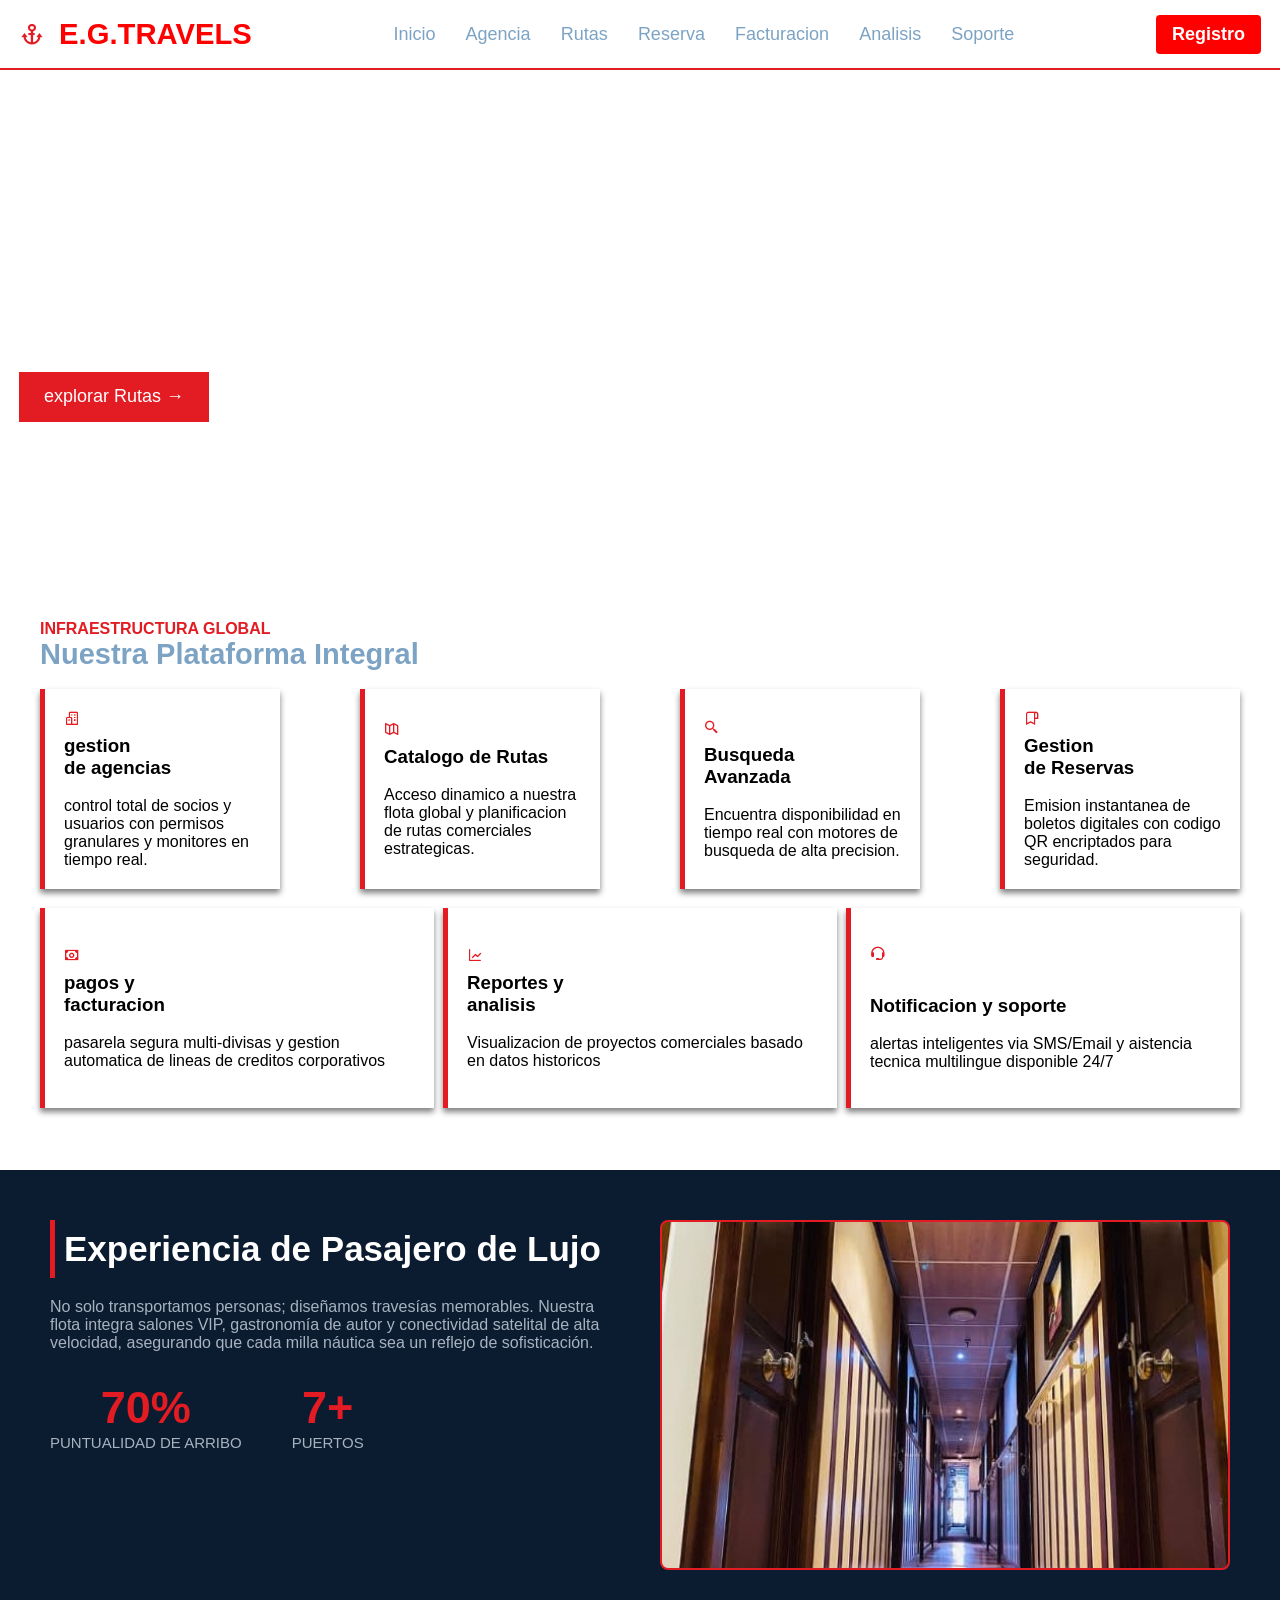
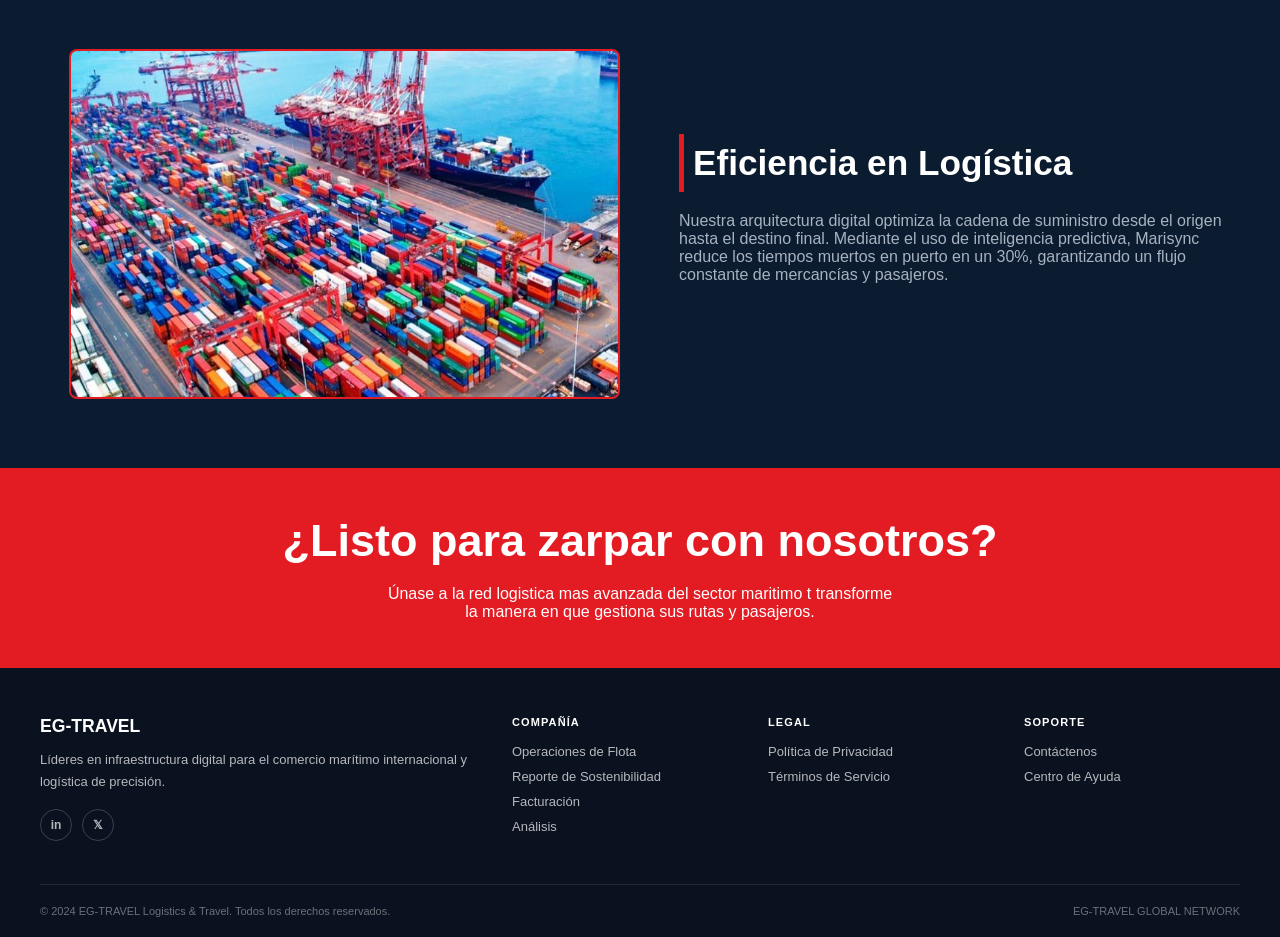
<file: index.html>
<!DOCTYPE html>
<html lang="en">

<head>
    <meta charset="UTF-8">
    <meta name="viewport" content="width=device-width, initial-scale=1.0">
    <title>Document</title>
    <link rel="stylesheet" href="./CSS/style.css">
    <link rel="stylesheet" href="./CSS/footer.css">
    <link href='https://unpkg.com/boxicons@2.1.4/css/boxicons.min.css' rel='stylesheet'>
</head>

<body>
    <header>
        <div class="logo">
            <i class='bx bx-anchor'></i>
            <h3>E.G.TRAVELS</h3>
        </div>
        <nav id="navPrincipal">
            <a href="./index.html">Inicio</a>
            <a href="./M2.html" class="active" aria-current="page">Agencia</a>
            <a href="./M3.html">Rutas</a>
            <a href="./M4.html">Reserva</a>
            <a href="./M5.html">Facturacion</a>
            <a href="./M6.html">Analisis</a>
            <a href="./M7.html">Soporte</a>
        </nav>
         <div class="header-registro">
            <a href="./formulario.html">Registro</a>
        </div>
    </header>
    <!-- terminamos con el header-->
    <main>
        <div class="container1">
            <h1>La Excelencia en el<br> Transporte Maritimo</h1>
            <br>
            <h4>Conectando Agencias y viajeros con tecnonologia de <br>
                vanguardia y rutas globales, optimice su logistica maritima <br>
                con el comando central de E.G. Travels</h4>
            <br>
            <div class="cajas">
                <a id="cajaRoja" href="./M3.html">explorar Rutas &rarr;</a>
                <a href="./M7.html">Contactar soporte</a>
            </div>
        </div>
        <!-- segundo contenedor -->

        <div class="container2">
            <bbr>INFRAESTRUCTURA GLOBAL</bbr><br>
            <h2>Nuestra Plataforma Integral</h2><br>
            <div class="bloques">
                <div class="card">
                    <i class='bx bx-buildings'></i>
                    <h3>gestion <br> de agencias</h3><br>
                    <p>control total de socios y usuarios
                        con permisos granulares y monitores en tiempo real.</p>
                </div>
                <div class="card">
                    <i class='bx bx-map-alt'></i>
                    <h3>Catalogo de Rutas</h3><br>
                    <p>Acceso dinamico a nuestra flota global y planificacion de rutas
                        comerciales estrategicas.
                    </p>
                </div>
                <div class="card">
                    <i class='bx bx-search-alt-2'></i>
                    <h3>Busqueda<br> Avanzada</h3><br>
                    <p>Encuentra disponibilidad en tiempo
                        real con motores de busqueda de alta precision.</p>
                </div>
                <div class="card">
                    <i class='bx bx-bookmark-alt'></i>
                    <h3>Gestion <br> de Reservas</h3><br>
                    <p>Emision instantanea de boletos
                        digitales con codigo QR encriptados para seguridad.</p>
                </div>
            </div>
            <div class="bloques2">
                <div class="card">
                    <i class='bx bx-money'></i>
                    <h3>pagos y <br> facturacion</h3><br>
                    <p>pasarela segura multi-divisas y gestion
                        automatica de lineas de creditos corporativos
                    </p>
                </div>
                <div class="card" id="card1">
                    <i class='bx bx-line-chart'></i>
                    <h3>Reportes y <br>analisis</h3><br>
                    <p>Visualizacion de proyectos comerciales basado
                        en datos historicos
                    </p>
                </div>
                <div class="card card2" id="card2">
                    <i class='bx bx-support'></i><i></i>
                    <h3>Notificacion y soporte</h3><br>
                    <p>alertas inteligentes via SMS/Email
                        y aistencia tecnica multilingue disponible 24/7</p>
                </div>

            </div>
        </div>
        <div class="container3">
            <section class="pasajero-seccion">
                <div class="pasajero-texto">
                    <h2>Experiencia de Pasajero de Lujo</h2>
                    <p>No solo transportamos personas; diseñamos travesías memorables.
                        Nuestra flota integra salones VIP, gastronomía de autor y conectividad satelital de alta
                        velocidad,
                        asegurando que cada milla náutica sea un reflejo de sofisticación.</p>

                    <div class="porcentaje">
                        <div class="porcentaje-item">
                            <div class="porcentaje-numero">70%</div>
                            <div class="porcentaje-texto">PUNTUALIDAD DE ARRIBO</div>
                        </div>
                        <div class="porcentaje-item">
                            <div class="porcentaje-numero">7+</div>
                            <div class="porcentaje-texto">PUERTOS</div>
                        </div>
                    </div>
                </div>
                <div class="pasajero-image">
                    <div class="image"></div>
                </div>
            </section>
            <section class="logistica-seccion">
                <div class="logistica-image">
                    <div class="image"></div>
                </div>

                <div class="logistica-contentido">
                    <h2>Eficiencia en Logística</h2>
                    <p>Nuestra arquitectura digital optimiza la cadena de suministro desde el origen hasta el destino
                        final. Mediante el uso de inteligencia predictiva, Marisync reduce los tiempos muertos en puerto
                        en un 30%, garantizando un flujo constante de mercancías y pasajeros.</p>

                </div>
            </section>
        </div>
        <div class="footer-main">
            <h1>¿Listo para zarpar con nosotros?</h1><br>
            <p>Únase a la red logistica mas avanzada del sector maritimo t transforme <br>
                la manera en que gestiona sus rutas y pasajeros.</p>

        </div>
    </main>
    <footer class="site-footer" id="soporte">
        <div class="footer-grid">
            <div class="footer-brand">
                <span class="brand">EG-TRAVEL</span>
                <p>Líderes en infraestructura digital para el comercio marítimo internacional y logística de precisión.
                </p>
                <div class="social">
                    <a href="#">in</a>
                    <a href="#">𝕏</a>
                </div>
            </div>

            <div class="footer-col">
                <h4>COMPAÑÍA</h4>
                <a href="#">Operaciones de Flota</a>
                <a href="#">Reporte de Sostenibilidad</a>
                <a href="#">Facturación</a>
                <a href="">Análisis</a>
            </div>

            <div class="footer-col">
                <h4>LEGAL</h4>
                <a href="#">Política de Privacidad</a>
                <a href="#">Términos de Servicio</a>
            </div>

            <div class="footer-col">
                <h4>SOPORTE</h4>
                <a href="#">Contáctenos</a>
                <a href="#">Centro de Ayuda</a>
            </div>
        </div>

        <div class="footer-bottom">
            <p>&copy; 2024 EG-TRAVEL Logistics &amp; Travel. Todos los derechos reservados.</p>
            <p>EG-TRAVEL GLOBAL NETWORK</p>
        </div>
    </footer>
</body>

</html>
</file>
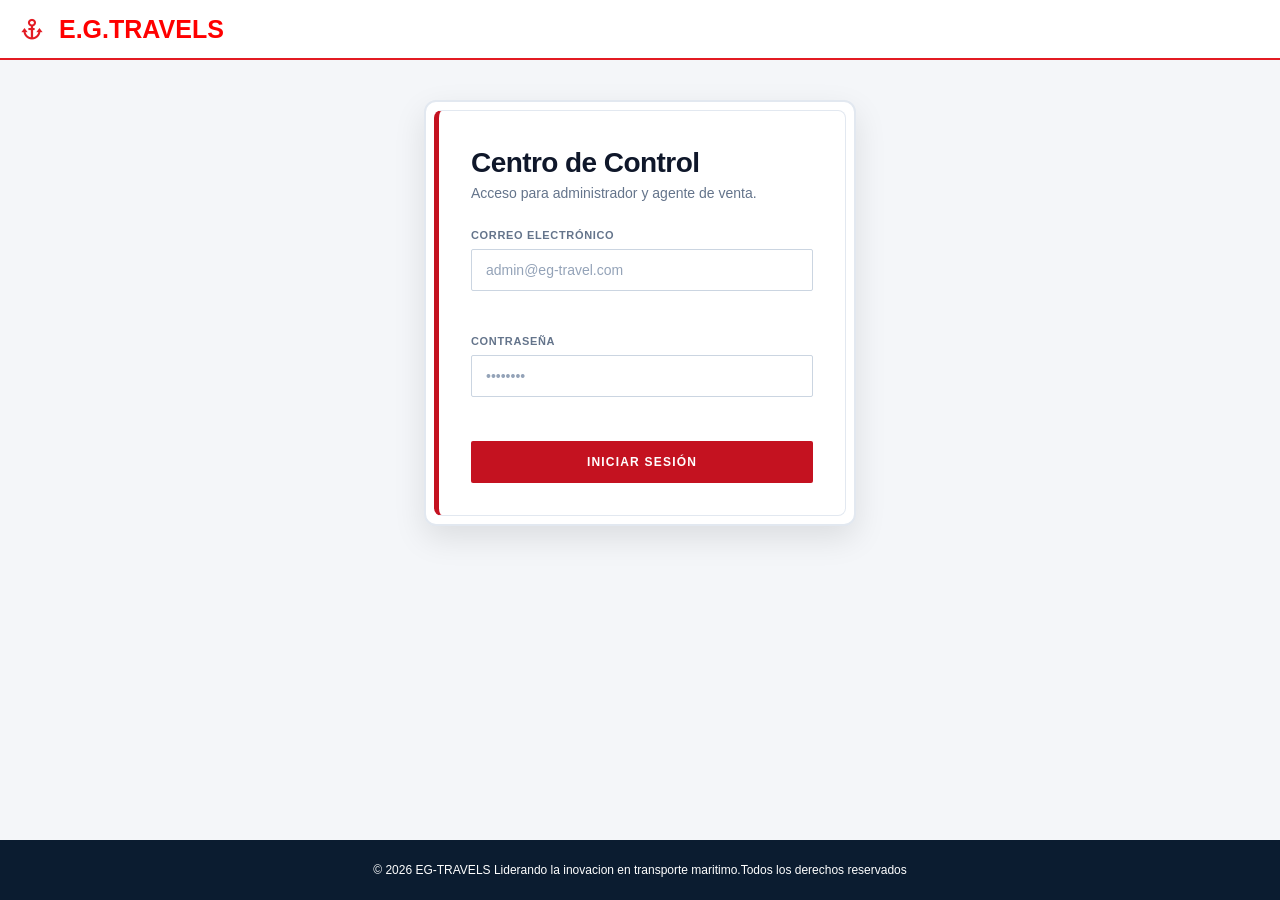
<file: formulario.html>
<!DOCTYPE html>
<html lang="es">

<head>
    <meta charset="UTF-8">
    <meta name="viewport" content="width=device-width, initial-scale=1.0">
    <title>EG-TRAVEL — Acceso</title>
    <link rel="stylesheet" href="./CSS/header.css">
    <link rel="stylesheet" href="./CSS/fromulario.css">
    <link href='https://unpkg.com/boxicons@2.1.4/css/boxicons.min.css' rel='stylesheet'>
</head>

<body>
    <header class="header-solo-logo">
        <a href="./index.html" class="logo">
            <i class='bx bx-anchor'></i>
            <h3>E.G.TRAVELS</h3>
        </a>
    </header>

    <main class="registro-page">
        <section class="registro-cuadro">
            <div class="form-box">

                <!-- LOGIN: solo admin y agente -->
                <div class="form-view active" id="viewLogin">
                    <h1 class="form-title">Centro de Control</h1>
                    <p class="form-subtitle">Acceso para administrador y agente de venta.</p>

                    <form id="loginForm">
                        <div class="field-group">
                            <label for="email">CORREO ELECTRÓNICO</label>
                            <input type="email" id="email" placeholder="admin@eg-travel.com">
                            <span class="error-msg" id="emailError"></span>
                        </div>

                        <div class="field-group">
                            <label for="password">CONTRASEÑA</label>
                            <input type="password" id="password" placeholder="••••••••">
                            <span class="error-msg" id="passwordError"></span>
                        </div>

                        <button type="submit" class="btn-signin">INICIAR SESIÓN</button>
                    </form>
                </div>

                <!-- REGISTRO: usuario estándar (reserva o pago) -->
                <div class="form-view" id="viewRegister">
                    <button type="button" class="back-link" id="backFromRegister">← Volver</button>

                    <h1 class="form-title" id="tituloRegistro">Sus datos</h1>
                    <p class="form-subtitle" id="subtituloRegistro">Complete el formulario para continuar.</p>

                    <form id="registerForm">
                        <div class="field-group">
                            <label for="fullName">NOMBRE COMPLETO</label>
                            <input type="text" id="fullName" placeholder="Juan Pérez">
                            <span class="error-msg" id="fullNameError"></span>
                        </div>

                        <div class="field-group">
                            <label for="registerEmail">CORREO ELECTRÓNICO</label>
                            <input type="email" id="registerEmail" placeholder="nombre@email.com">
                            <span class="error-msg" id="registerEmailError"></span>
                        </div>

                        <div class="field-group">
                            <label for="telefono">TELÉFONO</label>
                            <input type="tel" id="telefono" placeholder="600 000 000">
                            <span class="error-msg" id="telefonoError"></span>
                        </div>

                        <div class="field-group">
                            <label for="registerPassword">CONTRASEÑA</label>
                            <input type="password" id="registerPassword" placeholder="Mínimo 6 caracteres">
                            <span class="error-msg" id="registerPasswordError"></span>
                        </div>

                        <button type="submit" class="btn-signin">ENVIAR DATOS</button>
                    </form>

                    <div class="success-msg hidden" id="registerSuccess">
                        <p>Datos enviados correctamente. El agente y el administrador ya pueden ver su solicitud.</p>
                    </div>
                </div>

            </div>
        </section>
    </main>

    <footer>
        <div class="texto-footer">
            © 2026 EG-TRAVELS Liderando la inovacion en transporte maritimo.Todos los derechos reservados
        </div>
    </footer>

    <script src="./JS/formulario.js"></script>
</body>

</html>
</file>
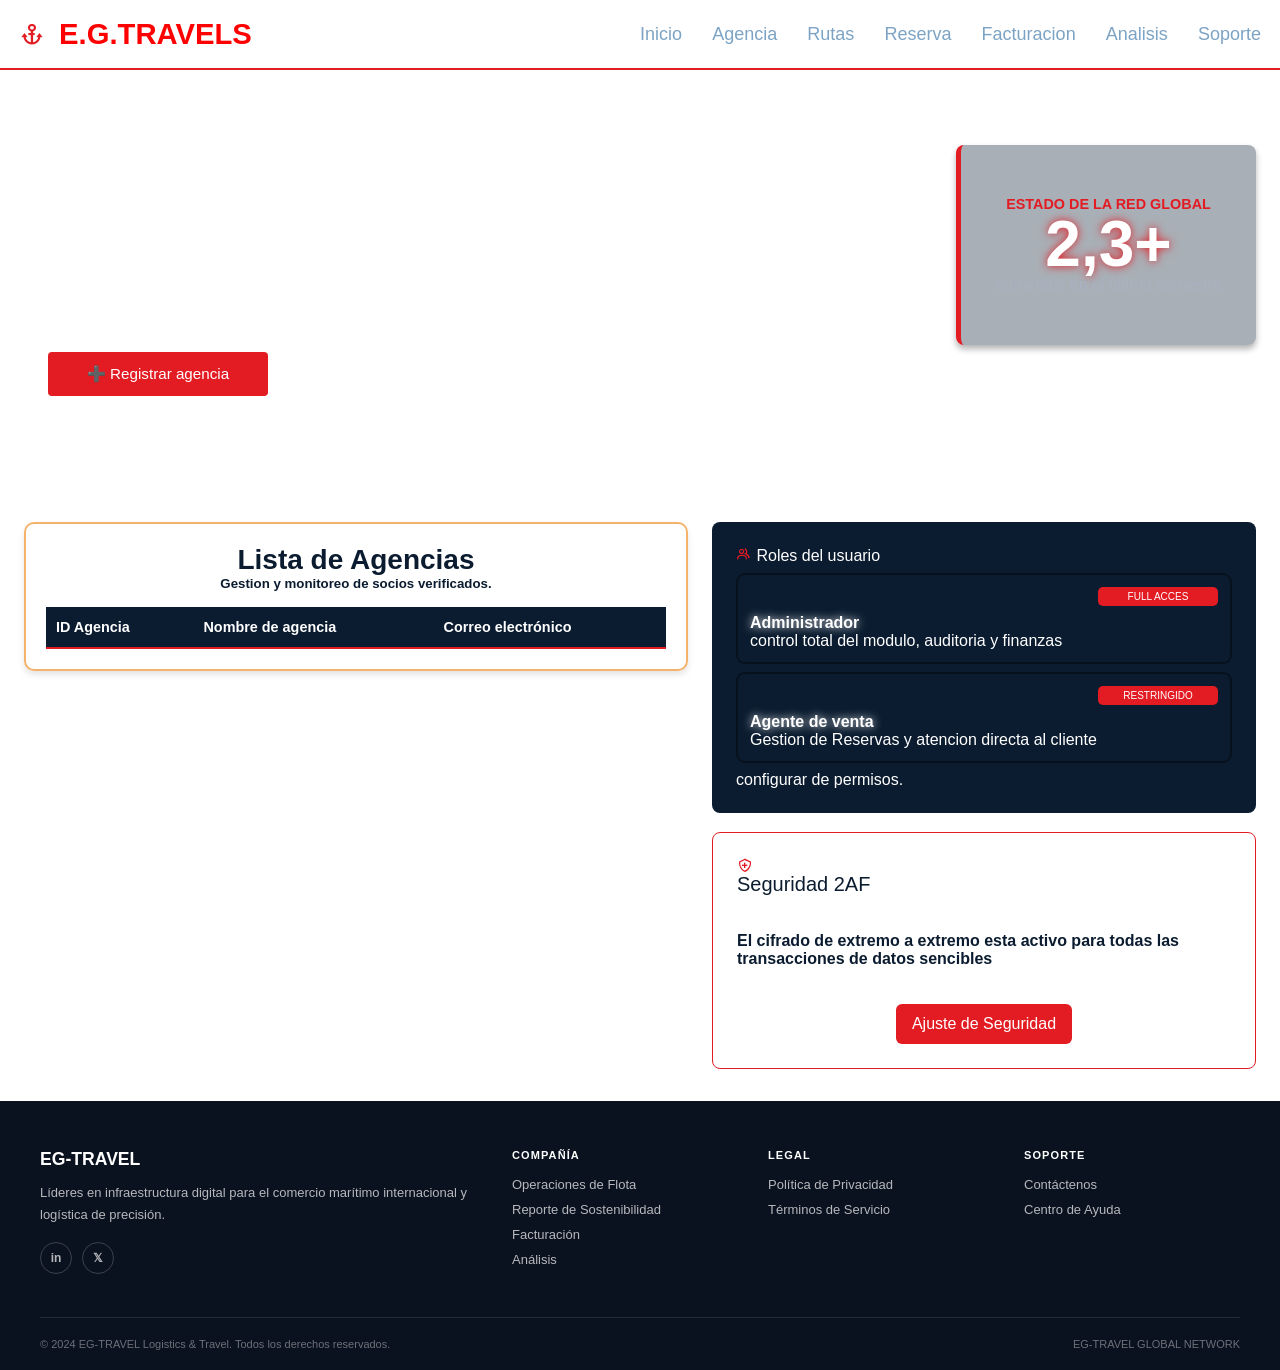
<file: M2.html>
<!DOCTYPE html>
<html lang="es">

<head>
    <meta charset="UTF-8">
    <meta name="viewport" content="width=device-width, initial-scale=1.0">
    <title>Document</title>
    <link rel="stylesheet" href="./CSS/M2.css">
    
    <link rel="stylesheet" href="./CSS/footer.css">
    <link href='https://unpkg.com/boxicons@2.1.4/css/boxicons.min.css' rel='stylesheet'>
</head>

<body>
    <header>
        <div class="logo">
            <i class='bx bx-anchor'></i>
            <h3>E.G.TRAVELS</h3>
        </div>
        <nav id="navPrincipal">
            <a href="./index.html">Inicio</a>
            <a href="./M2.html" class="active" aria-current="page">Agencia</a>
            <a href="./M3.html">Rutas</a>
            <a href="./M4.html">Reserva</a>
            <a href="./M5.html">Facturacion</a>
            <a href="./M6.html">Analisis</a>
            <a href="./M7.html">Soporte</a>
        </nav>
    </header>
    <section class="container1">
        <div class="notificacion">
            <h1>Control maestro de<br> Agencias</h1>
            <br>
            <h4>Centralice las operaciones globales de sus socios. Monitoreo <br>
                en tiempo real, verificacion de credenciales y optimizacion de la red <br>
                logistica marina</h4>
            <br>
            <p id="cajaRoja"> &#10133; Registrar agencia </p>
        </div>
        <div class="panel">
            <h5>ESTADO DE LA RED GLOBAL</h5>
            <h1>2,3+</h1>
            aumentos en el ultimo semestre
        </div>
    </section>
    <!-- el main-->
    <main>
        <div class="modal" id="modal">
            <div class="modal-contenido">
                <div class="card">
                    <h1>Únete al Ecosistema Logístico Global</h1>
                    <p>Eg-Travel conecta agencias de
                        viaje premium con la red de transporte marítimo más avanzada del pais.</p>
                </div>
                <!-- Formulario -->
                <form id="Form">
                    <div class="input">
                        <div class="input">
                            <label class="label">NOMBRE DE LA AGENCIA</label>
                            <input id="agencia" class="inputs" type="text" placeholder="Ej. Viteoca Logistics SA">
                            <div class="alerta1" id="alerta1"></div>
                        </div>
                        <div class="input">
                            <label class="label">ID COMERCIAL (RUC/CIF)</label>
                            <input id="cod-id" class="inputs" type="text" placeholder="Ej. 20600000000">
                            <div id="alerta2"></div>
                        </div>
                        <div class="input">
                            <label class="label">REPRESENTANTE LEGAL</label>
                            <input id="nom" class="inputs" type="text" placeholder="Nombre completo">
                            <div id="alerta3"></div>
                        </div>
                        <div class="input">
                            <label class="label">CORREO DE CONTACTO</label>
                            <input id="email" class="inputs" type="email" placeholder="nombre@gmail.com">
                            <div id="alerta4"></div>
                        </div>
                        <div class="input">
                            <label class="label">TELÉFONO</label>
                            <input id="contacto" class="inputs" type="tel" placeholder="+240 000 000 000">
                            <div id="alerta5"></div>
                        </div>
                    </div>

                    <!--  Documentos -->
                    <div class="doc">
                        <i class='bx bx-cloud-upload'></i>
                        <h4>Documentos Comerciales</h4>
                    </div>
                    <div class="doc1">
                        <div class="subida">
                            <i class='bx bxs-file'></i>
                            <h6>Licencia de Funcionamiento</h6>
                            <p>PDF, JPG (Máx. 5MB)</p>
                        </div>
                        <div class="subida">
                            <i class='bx bx-fingerprint'></i>
                            <h6>
                                Identificación Fiscal (Tax ID)</h6>
                            <p>PDF, JPG (Máx. 5MB)</p>
                        </div>
                    </div>

                    <!-- Botones de acción -->
                    <div class="botones">
                        <button type="button" class="btn btn-cancelar" id="cerrarModal">cancelar</button>
                        <button id="btn" type="submit" class="btn btn-registar">Registrar Agencia</button>
                    </div>
                </form>
            </div>
        </div>
        <section class="sidebar">
            <div class="busqueda-agencias">
                <h1>Lista de Agencias</h1>
                <h5>Gestion y monitoreo de socios verificados.</h5>
                <!-- CAMBIO: lista <ol> reemplazada por tabla con 3 columnas -->
                <div class="tabla-contenedor">
                    <table class="tabla-agencias">
                        <thead>
                            <tr>
                                <th>ID Agencia</th><!-- CAMBIO: columna para el id comercial -->
                                <th>Nombre de agencia</th><!-- CAMBIO: columna para el nombre -->
                                <th>Correo electrónico</th><!-- CAMBIO: columna para el email -->
                            </tr>
                        </thead>
                        <tbody id="lista"><!-- CAMBIO: aquí se agregan las filas desde JavaScript --></tbody>
                    </table>
                </div>
            </div>
            <div class="roles">
                <div class="roles1">
                    <i class='bx bx-group'></i> Roles del usuario
                    <div class="rol">
                        <p>FULL ACCES</p>
                        <span>
                            <b>Administrador</b> <br>
                            control total del modulo, auditoria y finanzas
                        </span>
                    </div>
                    <div class="rol">
                        <p>RESTRINGIDO</p>
                        <span>
                            <b>Agente de venta</b> <br>
                            Gestion de Reservas y atencion directa al cliente
                        </span>

                    </div>
                    configurar de permisos.
                </div>
                <div class="roles2">
                    <i class='bx bx-shield-plus'></i> <span>Seguridad 2AF</span><br><br>
                    <b>El cifrado de extremo a extremo
                        esta activo para todas las
                        transacciones de datos sencibles</b> <br> <br>
                    <p>Ajuste de Seguridad</p>
                </div>
            </div>
        </section>
    </main>
    <footer class="site-footer" id="soporte">
        <div class="footer-grid">
            <div class="footer-brand">
                <span class="brand">EG-TRAVEL</span>
                <p>Líderes en infraestructura digital para el comercio marítimo internacional y logística de precisión.
                </p>
                <div class="social">
                    <a href="#">in</a>
                    <a href="#">𝕏</a>
                </div>
            </div>

            <div class="footer-col">
                <h4>COMPAÑÍA</h4>
                <a href="#">Operaciones de Flota</a>
                <a href="#">Reporte de Sostenibilidad</a>
                <a href="#">Facturación</a>
                <a href="">Análisis</a>
            </div>

            <div class="footer-col">
                <h4>LEGAL</h4>
                <a href="#">Política de Privacidad</a>
                <a href="#">Términos de Servicio</a>
            </div>

            <div class="footer-col">
                <h4>SOPORTE</h4>
                <a href="#">Contáctenos</a>
                <a href="#">Centro de Ayuda</a>
            </div>
        </div>

        <div class="footer-bottom">
            <p>&copy; 2024 EG-TRAVEL Logistics &amp; Travel. Todos los derechos reservados.</p>
            <p>EG-TRAVEL GLOBAL NETWORK</p>
        </div>
    </footer>
    <script src="./JS/registroAgencia1.js"></script>
</body>

</html>
</file>
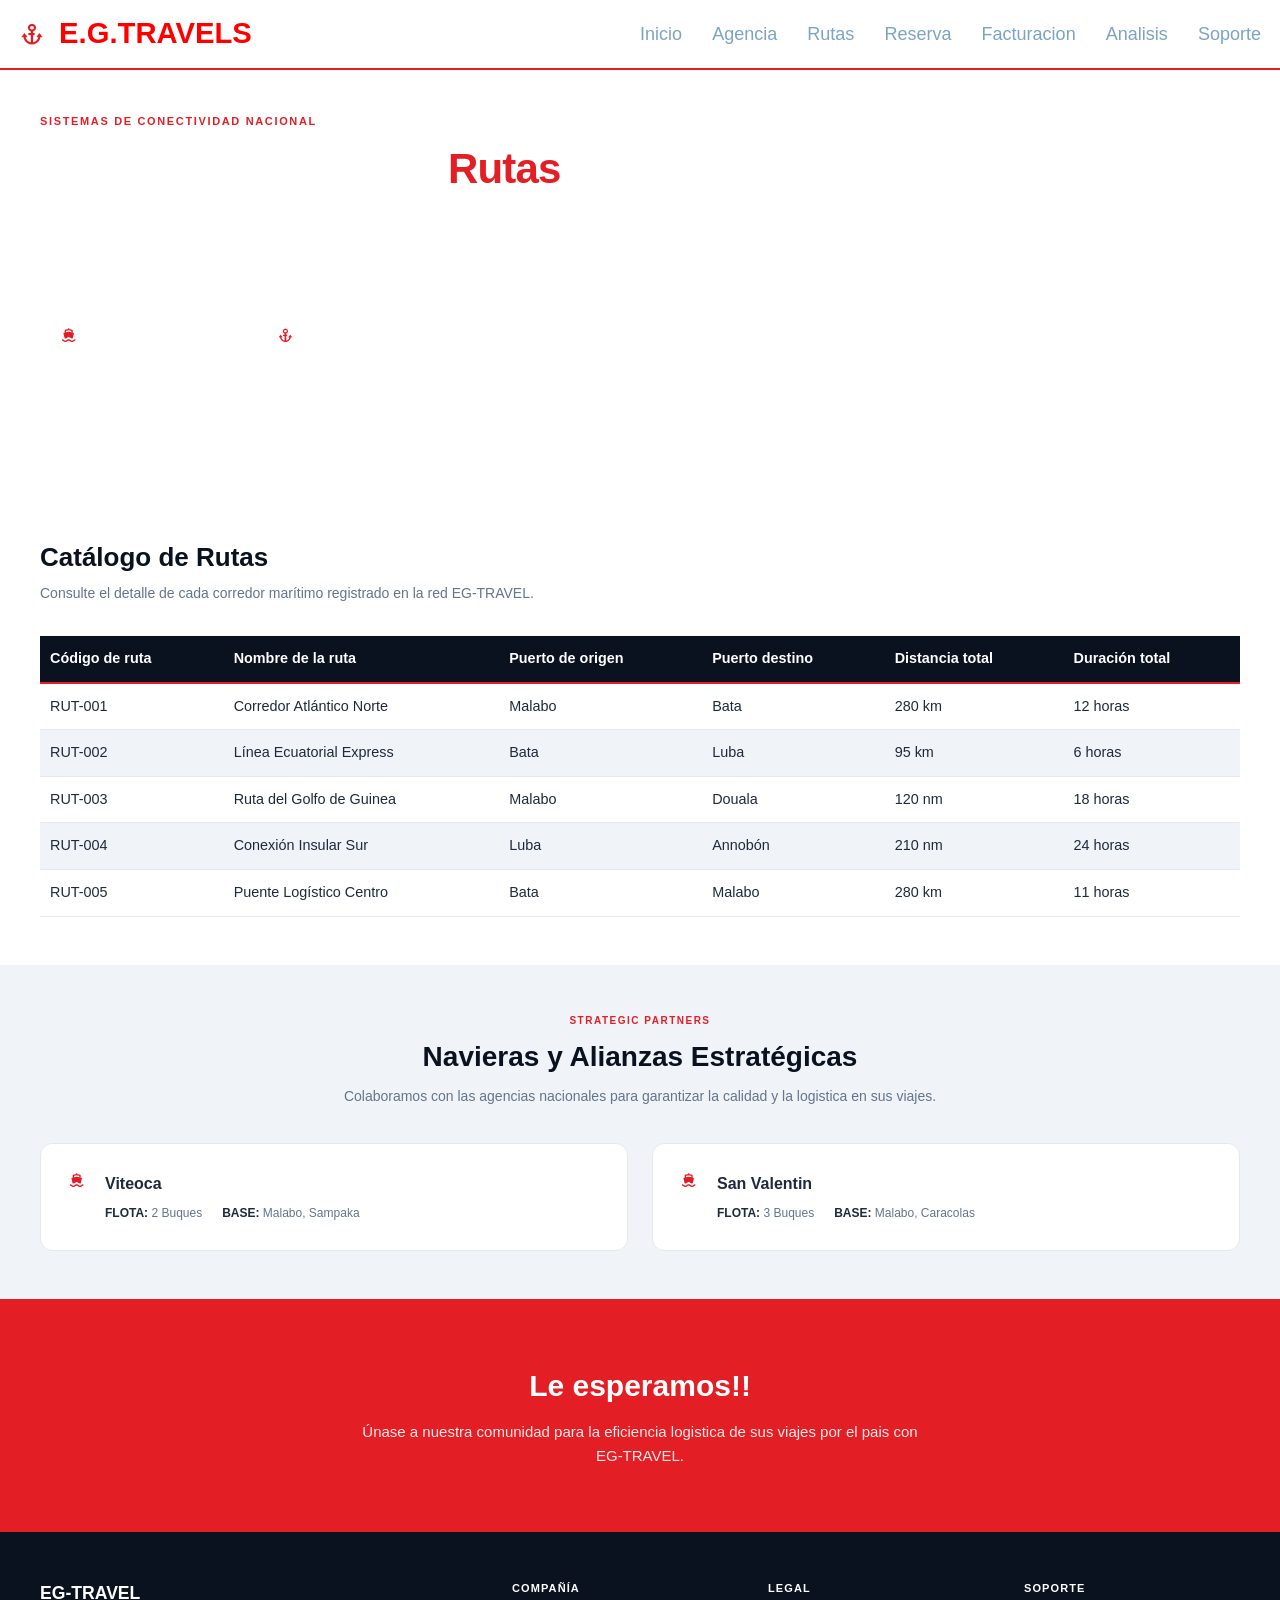
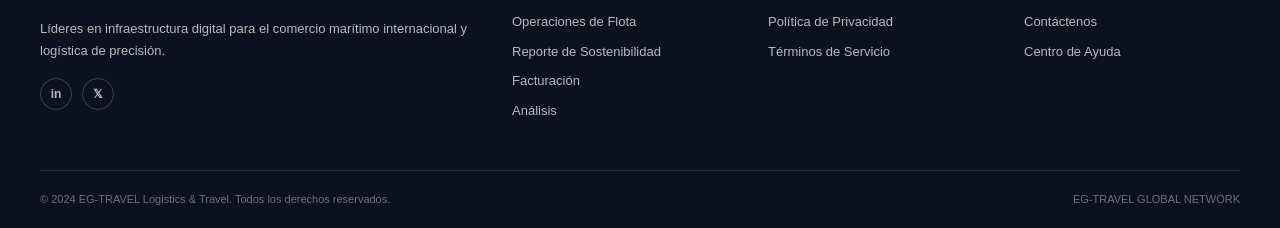
<file: M3.html>
<!DOCTYPE html>
<html lang="es">

<head>
    <meta charset="UTF-8">
    <meta name="viewport" content="width=device-width, initial-scale=1.0">
    <title>EG-TRAVEL — Catálogo Maestro de Rutas</title>
    <link rel="stylesheet" href="./CSS/M3.css">
    <link rel="stylesheet" href="./CSS/footer.css">
    <link href='https://unpkg.com/boxicons@2.1.4/css/boxicons.min.css' rel='stylesheet'>
</head>

<body>
    <header>
        <div class="logo">
            <i class='bx bx-anchor'></i>
            <h3>E.G.TRAVELS</h3>
        </div>
        <nav id="navPrincipal">
            <a href="./index.html">Inicio</a>
            <a href="./M2.html" class="active" aria-current="page">Agencia</a>
            <a href="./M3.html">Rutas</a>
            <a href="./M4.html">Reserva</a>
            <a href="./M5.html">Facturacion</a>
            <a href="./M6.html">Analisis</a>
            <a href="./M7.html">Soporte</a>
        </nav>
        
    </header>

    <!--  MAIN  -->
    <section class="seccion1" id="rutas">
        <div class="seccion-contenido">
            <p class="seccion-tag">SISTEMAS DE CONECTIVIDAD NACIONAL</p>
            <h1 class="titulo">Catálogo Maestro de <span>Rutas</span></h1>
            <p class="descripcion">
                Explore nuestra red logística de última generación. Conectamos las rutas principales
                del pais con precisión digital y eficiencia operativa sin precedentes.
            </p>

            <div class="card1">
                <div class="mini-card">
                    <i class='bx bxs-ship'></i>
                    <div>
                        <strong>3+ Buques</strong>
                        <span>FLOTA ACTIVA</span>
                    </div>
                </div>
                <div class="mini-card">
                    <i class='bx bx-anchor'></i>
                    <div>
                        <strong>3 Puertos</strong>
                        <span>CONEXIONES NACIONALES</span>
                    </div>
                </div>
            </div>
        </div>
    </section>

    <!-- ═══════════════ CATÁLOGO DE RUTAS ═══════════════ -->
    <section class="section catalogo-section">
        <div class="section-head">
            <div>
                <h2>Catálogo de Rutas</h2>
                <p>Consulte el detalle de cada corredor marítimo registrado en la red EG-TRAVEL.</p>
            </div>

        </div>

        <div class="tabla-contenedor">
            <table class="catalogo-rutas" id="catalogoRutas">
                <thead>
                    <tr>
                        <th>Código de ruta</th>
                        <th>Nombre de la ruta</th>
                        <th>Puerto de origen</th>
                        <th>Puerto destino</th>
                        <th>Distancia total</th>
                        <th>Duración total</th>
                    </tr>
                </thead>
                <tbody id="cuerpoCatalogo"></tbody>
            </table>
        </div>

    </section>

    <!-- NAVIERAS Y ALIANZAS-->
    <section class="section partners-section" id="agencias">
        <p class="section-tag">STRATEGIC PARTNERS</p>
        <h2>Navieras y Alianzas Estratégicas</h2>
        <p class="section-sub">Colaboramos con las agencias nacionales para garantizar la calidad y la logistica en sus
            viajes.</p>

        <div class="partners-grid">
            <article class="partner-card">
                <i class='bx bxs-ship'></i>
                <div class="partner-info">
                    <div class="partner-top">
                        <h3>Viteoca</h3>

                    </div>

                    <div class="partner-stats">
                        <span><strong>FLOTA:</strong> 2 Buques</span>
                        <span><strong>BASE:</strong> Malabo, Sampaka</span>
                    </div>
                </div>
            </article>

            <article class="partner-card">
                <i class='bx bxs-ship'></i>
                <div class="partner-info">
                    <div class="partner-top">
                        <h3>San Valentin</h3>

                    </div>

                    <div class="partner-stats">
                        <span><strong>FLOTA:</strong> 3 Buques</span>
                        <span><strong>BASE:</strong> Malabo, Caracolas</span>
                    </div>
                </div>
            </article>
        </div>
    </section>

    <!-- publicidad -->
    <section class="publicidad-section">
        <h2>Le esperamos!!</h2>
        <p>Únase a nuestra comunidad para la eficiencia logistica de sus viajes por el pais con EG-TRAVEL.</p>

    </section>

    <!-- footer -->
    <footer class="site-footer" id="soporte">
        <div class="footer-grid">
            <div class="footer-brand">
                <span class="brand">EG-TRAVEL</span>
                <p>Líderes en infraestructura digital para el comercio marítimo internacional y logística de precisión.
                </p>
                <div class="social">
                    <a href="#">in</a>
                    <a href="#">𝕏</a>
                </div>
            </div>

            <div class="footer-col">
                <h4>COMPAÑÍA</h4>
                <a href="#">Operaciones de Flota</a>
                <a href="#">Reporte de Sostenibilidad</a>
                <a href="#">Facturación</a>
                <a href="">Análisis</a>
            </div>

            <div class="footer-col">
                <h4>LEGAL</h4>
                <a href="#">Política de Privacidad</a>
                <a href="#">Términos de Servicio</a>
            </div>

            <div class="footer-col">
                <h4>SOPORTE</h4>
                <a href="#">Contáctenos</a>
                <a href="#">Centro de Ayuda</a>
            </div>
        </div>

        <div class="footer-bottom">
            <p>&copy; 2024 EG-TRAVEL Logistics &amp; Travel. Todos los derechos reservados.</p>
            <p>EG-TRAVEL GLOBAL NETWORK</p>
        </div>
    </footer>




    <script src="./JS/M3.js"></script>
</body>

</html>
</file>
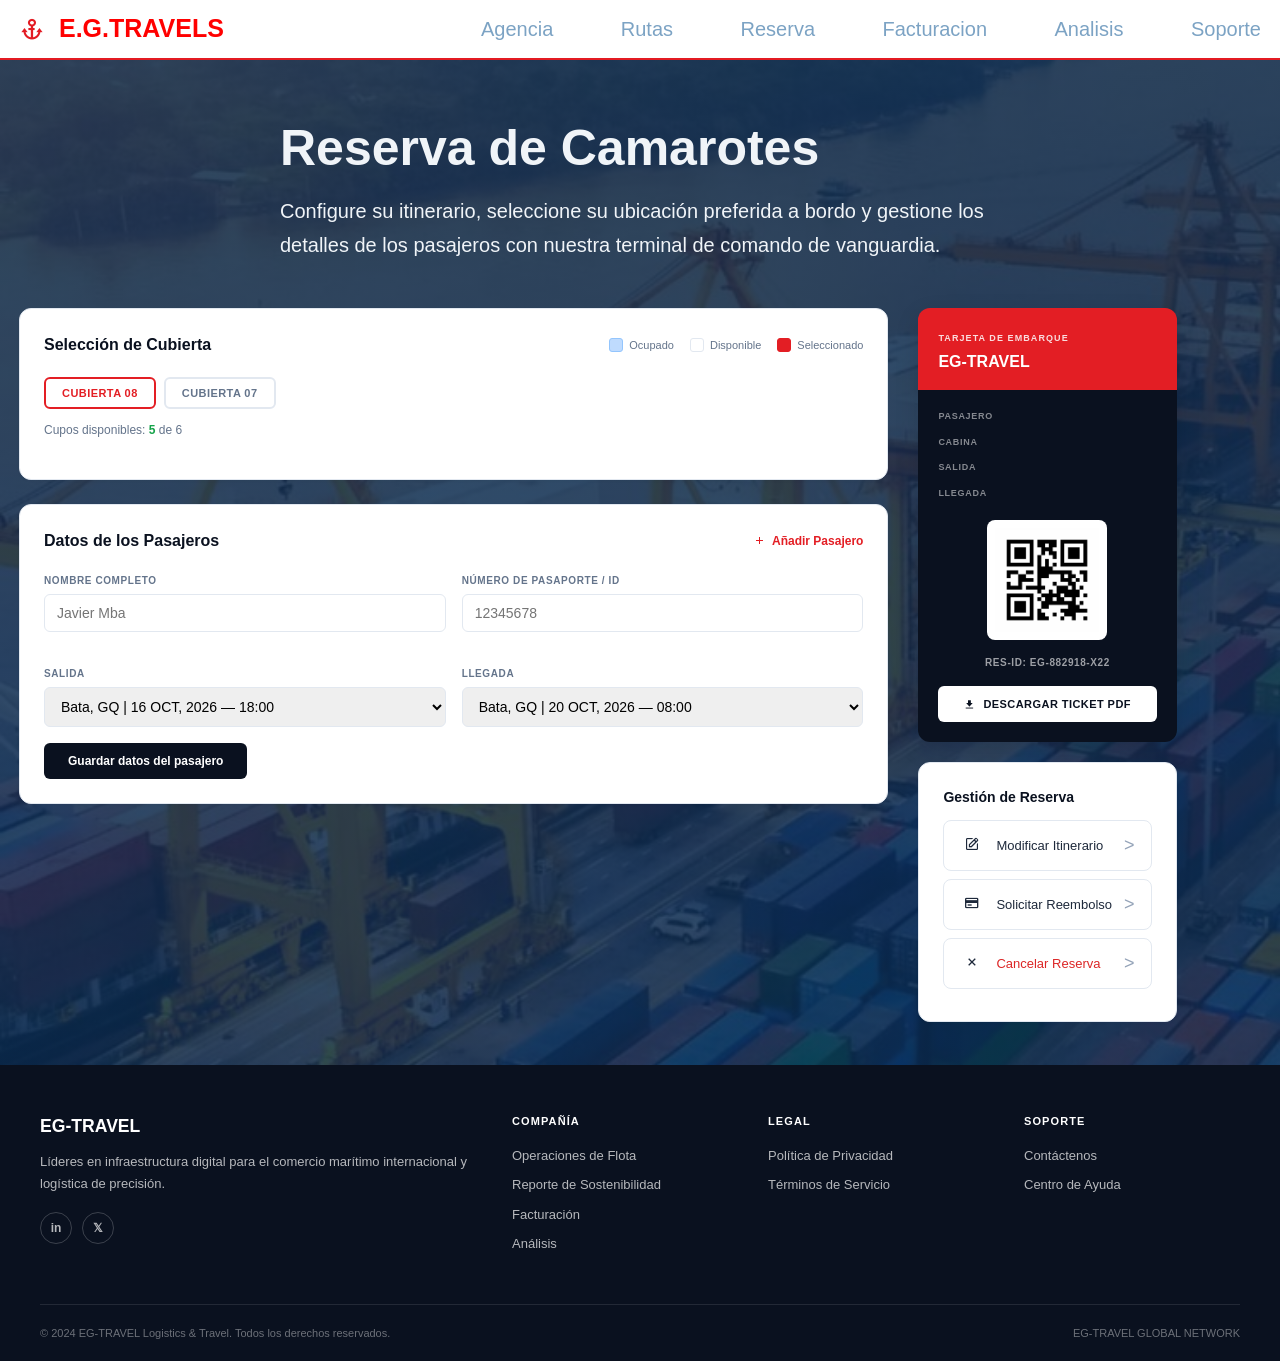
<file: M4.html>
<!DOCTYPE html>
<html lang="es">

<head>
    <meta charset="UTF-8">
    <meta name="viewport" content="width=device-width, initial-scale=1.0">
    <title>EG-TRAVEL — Reserva de Camarotes</title>
    <link rel="stylesheet" href="./CSS/header.css">
    <link rel="stylesheet" href="./CSS/M4.css">
    <link rel="stylesheet" href="./CSS/footer.css">
    <link href='https://unpkg.com/boxicons@2.1.4/css/boxicons.min.css' rel='stylesheet'>
</head>

<body>
    <header>
        <a href="./index.html" class="logo">
            <i class='bx bx-anchor'></i>
            <h3>E.G.TRAVELS</h3>
        </a>
        <nav>
            <a href="./M2.html">Agencia</a>
            <a href="./M3.html">Rutas</a>
            <a href="./M4.html">Reserva</a>
            <a href="./M5.html">Facturacion</a>
            <a href="./M6.html">Analisis</a>
            <a href="./M7.html">Soporte</a>
        </nav>

    </header>
    <!-- ═══════════════ CONTENIDO PRINCIPAL ═══════════════ -->
    <main class="layout">
        <section class="page-header">
            <h1>Reserva de Camarotes</h1>
            <p>Configure su itinerario, seleccione su ubicación preferida a bordo y gestione los detalles de los
                pasajeros con nuestra terminal de comando de vanguardia.</p>
        </section>
        <!-- COLUMNA IZQUIERDA -->
        <div class="general">
            <div class="col-main">

                <!-- Selección de cubierta -->
                <section class="card">
                    <div class="card-head">
                        <h2>Selección de Cubierta</h2>
                        <div class="legend">
                            <span><i class="dot occupied"></i> Ocupado</span>
                            <span><i class="dot available"></i> Disponible</span>
                            <span><i class="dot selected"></i> Seleccionado</span>
                        </div>
                    </div>

                    <div class="deck-tabs" id="deckTabs">
                        <button type="button" class="deck-tab active">CUBIERTA 08</button>
                        <button type="button" class="deck-tab">CUBIERTA 07</button>
                    </div>

                    <div class="deck-info">
                        <span id="deckStats">Cupos disponibles: <strong>5</strong> de 6</span>
                    </div>
                    
                    
                </section>

                <!-- Datos de pasajeros -->
                <section class="card">
                    <div class="card-head">
                        <h2>Datos de los Pasajeros</h2>
                        <button type="button" class="add-passenger" id="addPassenger">
                            <i class='bx bx-plus'></i>
                            Añadir Pasajero
                        </button>
                    </div>

                    <div id="passengersList"></div>

                    <form id="passengerForm" novalidate>
                        <div class="form-grid">
                            <div class="field">
                                <label for="pName">NOMBRE COMPLETO</label>
                                <input type="text" id="name" placeholder="Javier Mba">
                                <span class="error" id="pNameError"></span>
                            </div>
                            <div class="field">
                                <label for="pPassport">NÚMERO DE PASAPORTE / ID</label>
                                <input type="text" id="pasaporte" placeholder="12345678">
                                <span class="error" id="pPassportError"></span>
                            </div>
                            <div class="field">
                                <label for="pNationality">SALIDA</label>
                                <select id="pNationality">
                                    <option >Bata, GQ | 16 OCT, 2026 — 18:00</option>
                                    <option >Malabo, GQ | 14 OCT, 2026 — 18:00</option>
                                </select>
                            </div>
                            <div class="field">
                                <label for="pBirth">LLEGADA</label>
                                <select id="pBirth">
                                    <option >Bata, GQ | 20 OCT, 2026 — 08:00</option>
                                    <option >Malabo, GQ | 10 OCT, 2026 — 08:00</option>
                                </select>
                            </div>
                        </div>
                        <button type="submit" class="btn-save-passenger">Guardar datos del pasajero</button>
                    </form>
                </section>
            </div>

            <!-- COLUMNA DERECHA -->
            <aside class="col-side">

                <!-- Tarjeta de embarque -->
                <div class="boarding-pass" id="boardingPass">
                    <div class="bp-header">
                        <div>
                            <span class="bp-tag">TARJETA DE EMBARQUE</span>
                            <h3>EG-TRAVEL</h3>
                        </div>
                        <div class="bp-ship-icon" aria-hidden="true"><i class='bx bx-ship'></i></div>
                    </div>
                    <div class="bp-body">
                        <div class="bp-row"><span>PASAJERO</span><strong id="bpPassenger"> </strong></div>
                        <div class="bp-row"><span>CABINA</span><strong id="bpCabin"></strong></div>
                        <div class="bp-row"><span>SALIDA</span><strong id="bpDeparture"> </strong></div>
                        <div class="bp-row"><span>LLEGADA</span><strong id="bpArrival"> </strong></div>

                        <div class="qr-area">
                            <img id="qrCode" src="./IMG/QR.jpg" alt="Código QR de la reserva" width="120" height="120">
                            <p class="res-id" id="resId">RES-ID: EG-882918-X22</p>
                        </div>

                        <button type="button" class="btn-download" id="downloadPdf">
                            <i class='bx bxs-download'></i>
                            DESCARGAR TICKET PDF
                        </button>
                    </div>
                </div>

                <!-- Gestión de reserva -->
                <section class="card management-card">
                    <h2>Gestión de Reserva</h2>
                    <button type="button" class="mgmt-item" id="btnModify">
                        <span class="mgmt-icon"><i class='bx bx-edit'></i></span>
                        <span class="mgmt-text" id="abrir-modal">Modificar Itinerario</span>
                        <span class="mgmt-arrow">&gt;</span>
                    </button>
                    <button type="button" class="mgmt-item" id="btnRefund">
                        <span class="mgmt-icon"><i class='bx bx-credit-card'></i></span>
                        <span class="mgmt-text" id="abrir-modal">Solicitar Reembolso</span>
                        <span class="mgmt-arrow">&gt;</span>
                    </button>
                    <button type="button" class="mgmt-item danger" id="btnCancel">
                        <span class="mgmt-icon"><i class='bx bx-x'></i></span>
                        <span class="mgmt-text">Cancelar Reserva</span>
                        <span class="mgmt-arrow">&gt;</span>
                    </button>
                </section>
        </div>

    </main>

    <!-- ═══════════════ PIE DE PÁGINA ═══════════════ -->
    <footer class="site-footer" id="soporte">
        <div class="footer-grid">
            <div class="footer-brand">
                <span class="brand">EG-TRAVEL</span>
                <p>Líderes en infraestructura digital para el comercio marítimo internacional y logística de precisión.
                </p>
                <div class="social">
                    <a href="#">in</a>
                    <a href="#">𝕏</a>
                </div>
            </div>

            <div class="footer-col">
                <h4>COMPAÑÍA</h4>
                <a href="#">Operaciones de Flota</a>
                <a href="#">Reporte de Sostenibilidad</a>
                <a href="#">Facturación</a>
                <a href="">Análisis</a>
            </div>

            <div class="footer-col">
                <h4>LEGAL</h4>
                <a href="#">Política de Privacidad</a>
                <a href="#">Términos de Servicio</a>
            </div>

            <div class="footer-col">
                <h4>SOPORTE</h4>
                <a href="#">Contáctenos</a>
                <a href="#">Centro de Ayuda</a>
            </div>
        </div>

        <div class="footer-bottom">
            <p>&copy; 2024 EG-TRAVEL Logistics &amp; Travel. Todos los derechos reservados.</p>
            <p>EG-TRAVEL GLOBAL NETWORK</p>
        </div>
    </footer>

    <script src="./JS/m4.js"></script>
</body>

</html>
</file>
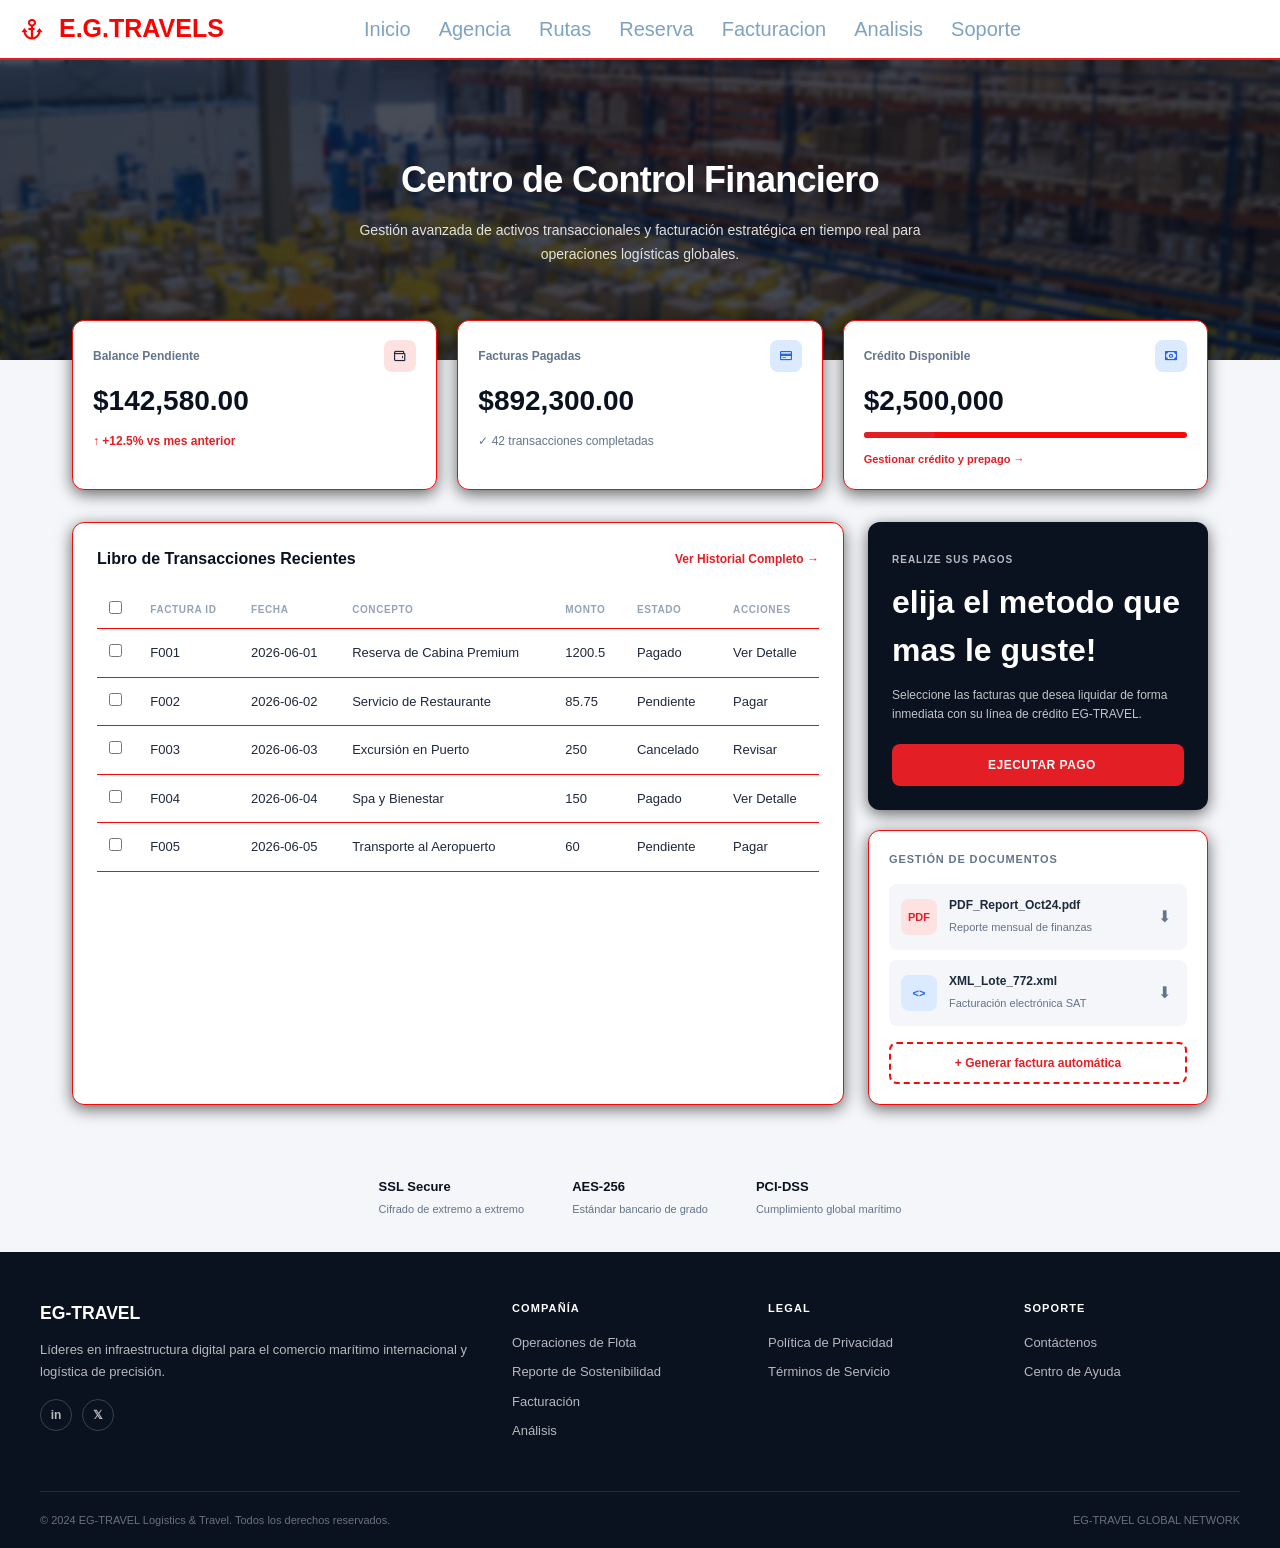
<file: M5.html>
<!DOCTYPE html>
<html lang="es">

<head>
    <meta charset="UTF-8">
    <meta name="viewport" content="width=device-width, initial-scale=1.0">
    <title>EG-TRAVEL — Centro de Control Financiero</title>

   
    <link rel="stylesheet" href="./CSS/M5.css">
    <link rel="stylesheet" href="./CSS/header.css">
    <link rel="stylesheet" href="./CSS/footer.css">
    <link href='https://unpkg.com/boxicons@2.1.4/css/boxicons.min.css' rel='stylesheet'>
</head>

<body>
    <header>
        <a href="./index.html" class="logo">
            <i class='bx bx-anchor'></i>
            <h3>E.G.TRAVELS</h3>
        </a>
        <nav>
            <a href="./index.html">Inicio</a><br>
            <a href="./M2.html">Agencia</a><br>
            <a href="./M3.html">Rutas</a><br>
            <a href="./M4.html">Reserva</a><br>
            <a href="./M5.html" >Facturacion</a><br>
            <a href="./M6.html">Analisis</a><br>
            <a href="./M7.html">Soporte</a><br>
        </nav>
        <div></div>
        <div></div>
    </header>

    <section class="hero">
        <div class="hero-overlay"></div>
        <div class="hero-content">
            <h1>Centro de Control Financiero</h1>
            <p>Gestión avanzada de activos transaccionales y facturación estratégica en tiempo real para operaciones logísticas globales.</p>
        </div>
    </section>

    
    <section class="metrics-row">
        <article class="metric-card">
            <div class="metric-top">
                <span class="metric-label">Balance Pendiente</span>
                <span class="metric-icon red"><i class='bx bx-wallet'></i></span>
            </div>
            <p class="metric-value" id="pendingBalance">$142,580.00</p>
            <span class="metric-trend up">↑ +12.5% vs mes anterior</span>
        </article>

        <article class="metric-card">
            <div class="metric-top">
                <span class="metric-label">Facturas Pagadas</span>
                <span class="metric-icon blue"><i class='bx bx-credit-card'></i></span>
            </div>
            <p class="metric-value" id="paidTotal">$892,300.00</p>
            <span class="metric-sub">✓ <span id="paidCount">42</span> transacciones completadas</span>
        </article>

        <article class="metric-card">
            <div class="metric-top">
                <span class="metric-label">Crédito Disponible</span>
                <span class="metric-icon blue"><i class='bx bx-money'></i></span>
            </div>
            <p class="metric-value" id="creditAvailable">$2,500,000</p>
            <div class="credit-bar">
                <div class="credit-fill" id="creditFill" style="width: 22%"></div>
            </div>
            <button type="button" class="link-sm" id="manageCredit">Gestionar crédito y prepago →</button>
        </article>
    </section>

    
    <main class="main-layout">

        <!-- Columna izquierda: transacciones -->
        <section class="transactions-panel">
            <div class="panel-head">
                <h2>Libro de Transacciones Recientes</h2>
                <button type="button" class="link-red" id="viewHistory">Ver Historial Completo →</button>
            </div>

            <div class="table-wrap">
                <table class="transactions-table" id="transactionsTable">
                    <thead>
                        <tr>
                            <th><input type="checkbox" id="selectAll" title="Seleccionar todas"></th>
                            <th>FACTURA ID</th>
                            <th>FECHA</th>
                            <th>CONCEPTO</th>
                            <th>MONTO</th>
                            <th>ESTADO</th>
                            <th>ACCIONES</th>
                        </tr>
                    </thead>
                    <tbody id="transactionsBody"></tbody>
                </table>
            </div>
        </section>

        <!-- Columna derecha: pagos y documentos -->
        <aside class="sidebar">

            <div class="pay-card">
                <span class="pay-label">REALIZE SUS PAGOS</span>
                <p class="pay-amount" id="payTotal">elija el metodo que mas le guste!</p>
                <p class="pay-desc">Seleccione las facturas que desea liquidar de forma inmediata con su línea de crédito EG-TRAVEL.</p>
                <button type="button" class="btn-pay" id="executePayment">
                    <span></span> EJECUTAR PAGO</button>
            </div>

            <div class="docs-card">
                <h3>GESTIÓN DE DOCUMENTOS</h3>
                <div class="doc-item" id="docPdf">
                    <span class="doc-icon pdf">PDF</span>
                    <div class="doc-info">
                        <strong>PDF_Report_Oct24.pdf</strong>
                        <span>Reporte mensual de finanzas</span>
                    </div>
                    <button type="button" class="doc-download" data-file="PDF_Report_Oct24.pdf" aria-label="Descargar PDF">⬇</button>
                </div>
                <div class="doc-item" id="docXml">
                    <span class="doc-icon xml">&lt;&gt;</span>
                    <div class="doc-info">
                        <strong>XML_Lote_772.xml</strong>
                        <span>Facturación electrónica SAT</span>
                    </div>
                    <button type="button" class="doc-download" data-file="XML_Lote_772.xml" aria-label="Descargar XML">⬇</button>
                </div>
                <button type="button" class="btn-generate" id="generateInvoice">+ Generar factura automática</button>
            </div>
        </aside>
    </main>

    <!-- ═══════════════ SEGURIDAD ═══════════════ -->
    <section class="security-row">
        <div class="security-item">
            
            <div>
                <strong>SSL Secure</strong>
                <span>Cifrado de extremo a extremo</span>
            </div>
        </div>
        <div class="security-item">
            
            <div>
                <strong>AES-256</strong>
                <span>Estándar bancario de grado</span>
            </div>
        </div>
        <div class="security-item">
            
            <div>
                <strong>PCI-DSS</strong>
                <span>Cumplimiento global marítimo</span>
            </div>
        </div>
    </section>

    <!-- ═══════════════ PIE DE PÁGINA ═══════════════ -->
    <footer class="site-footer" id="soporte">
        <div class="footer-grid">
            <div class="footer-brand">
                <span class="brand">EG-TRAVEL</span>
                <p>Líderes en infraestructura digital para el comercio marítimo internacional y logística de precisión.
                </p>
                <div class="social">
                    <a href="#">in</a>
                    <a href="#">𝕏</a>
                </div>
            </div>

            <div class="footer-col">
                <h4>COMPAÑÍA</h4>
                <a href="#">Operaciones de Flota</a>
                <a href="#">Reporte de Sostenibilidad</a>
                <a href="#">Facturación</a>
                <a href="">Análisis</a>
            </div>

            <div class="footer-col">
                <h4>LEGAL</h4>
                <a href="#">Política de Privacidad</a>
                <a href="#">Términos de Servicio</a>
            </div>

            <div class="footer-col">
                <h4>SOPORTE</h4>
                <a href="#">Contáctenos</a>
                <a href="#">Centro de Ayuda</a>
            </div>
        </div>

        <div class="footer-bottom">
            <p>&copy; 2024 EG-TRAVEL Logistics &amp; Travel. Todos los derechos reservados.</p>
            <p>EG-TRAVEL GLOBAL NETWORK</p>
        </div>
    </footer>

    <!-- ═══════════════ MODAL: PASARELA DE PAGOS ═══════════════ -->
    <div class="modal-overlay hidden" id="paymentModal">
        <div class="modal modal-lg">
            <button type="button" class="modal-close" data-close="paymentModal">&times;</button>
            <h2>Pasarela de Pagos Segura</h2>
            <p class="modal-desc">Conexión cifrada SSL · Cumplimiento PCI-DSS</p>

            <div class="payment-methods" id="paymentMethods">
                <button type="button" class="method-btn active" data-method="card"><i class='bx bxs-credit-card' ></i>Tarjeta</button>
                <button type="button" class="method-btn" data-method="transfer"><i class='bx bxs-bank' ></i> Transferencia</button>
                <button type="button" class="method-btn" data-method="online"><i class='bx bx-world'></i> Pago en línea</button>
            </div>

            <!-- Formulario: Tarjeta -->
            <form id="cardForm" class="payment-form" novalidate>
                <div class="field">
                    <label for="cardNumber">Número de tarjeta</label>
                    <input type="text" id="cardNumber" placeholder="1234 5678 9012 3456" maxlength="19">
                    <span class="error" id="cardNumberError"></span>
                </div>
                <div class="form-row-2">
                    <div class="field">
                        <label for="cardExpiry">Vencimiento</label>
                        <input type="text" id="cardExpiry" placeholder="MM/AA" maxlength="5">
                        <span class="error" id="cardExpiryError"></span>
                    </div>
                    <div class="field">
                        <label for="cardCvv">CVV</label>
                        <input type="text" id="cardCvv" placeholder="123" maxlength="4">
                        <span class="error" id="cardCvvError"></span>
                    </div>
                </div>
                <div class="field">
                    <label for="cardName">Titular de la tarjeta</label>
                    <input type="text" id="cardName" placeholder="Nombre como aparece en la tarjeta">
                    <span class="error" id="cardNameError"></span>
                </div>
            </form>

            <!-- Formulario: Transferencia -->
            <form id="transferForm" class="payment-form hidden" novalidate>
                <div class="field">
                    <label for="bankName">Banco</label>
                    <select id="bankName">
                        <option value="">Seleccione un banco</option>
                        <option>Ecobank</option>
                        <option>Bange</option>
                        <option>BGFBANK</option>
                        <option>CCEIBANK</option>
                        <option>Societte General</option>
                    </select>
                    <span class="error" id="bankNameError"></span>
                </div>
                <div class="field">
                    <label for="accountNumber">Número de cuenta</label>
                    <input type="text" id="accountNumber" placeholder="XXXX-XXXX-XXXX">
                    <span class="error" id="accountNumberError"></span>
                </div>
                <div class="field">
                    <label for="reference">Referencia de transferencia</label>
                    <input type="text" id="reference" placeholder="REF-2024-XXXXX">
                    <span class="error" id="referenceError"></span>
                </div>
            </form>

            <!-- Formulario: Pago en línea -->
            <form id="onlineForm" class="payment-form hidden" novalidate>
                <div class="field">
                    <label for="onlineProvider">Proveedor de pago</label>
                    <select id="onlineProvider">
                        <option value="">Seleccione proveedor</option>
                        <option>PayPal Business</option>
                        <option>Stripe Maritime</option>
                        <option>Wirex Global</option>
                    </select>
                    <span class="error" id="onlineProviderError"></span>
                </div>
                <div class="field">
                    <label for="onlineEmail">Correo de la cuenta</label>
                    <input type="email" id="onlineEmail" placeholder="pagos@agencia.com">
                    <span class="error" id="onlineEmailError"></span>
                </div>
            </form>

            <div class="payment-summary">
                <span>Monto a pagar:</span>
            </div>

            <button type="button" class="btn-primary" id="confirmPayment">CONFIRMAR PAGO SEGURO</button>
            <p class="pci-note"> Sus datos están protegidos con cifrado AES-256 y estándares PCI-DSS</p>
        </div>
    </div>

    <!-- ═══════════════ MODAL: GENERAR FACTURA ═══════════════ -->
    <div class="modal-overlay hidden" id="invoiceModal">
        <div class="modal">
            <button type="button" class="modal-close" data-close="invoiceModal">&times;</button>
            <h2>Generar Factura Automática</h2>
            <form id="invoiceForm" novalidate>
                <div class="field">
                    <label for="invoiceAgency">Agencia</label>
                    <input type="text" id="invoiceAgency" placeholder="Nombre de la agencia">
                    <span class="error" id="invoiceAgencyError"></span>
                </div>
                <div class="field">
                    <label for="invoiceConcept">Concepto</label>
                    <input type="text" id="invoiceConcept" placeholder="Ej: Flete Bata-Malabo">
                    <span class="error" id="invoiceConceptError"></span>
                </div>
                <div class="field">
                    <label for="invoiceAmount">Monto (XAF)</label>
                    <input type="number" id="invoiceAmount" placeholder="0.00" min="1" step="0.01">
                    <span class="error" id="invoiceAmountError"></span>
                </div>
                <div class="field">
                    <label for="invoiceType">Tipo de comprobante</label>
                    <select id="invoiceType">
                        <option value="pdf">Factura PDF</option>
                        <option value="xml">Comprobante fiscal XML (SAT)</option>
                        <option value="both">Ambos (PDF + XML)</option>
                    </select>
                </div>
                <button type="submit" class="btn-primary">GENERAR COMPROBANTE</button>
            </form>
            <p class="success-box hidden" id="invoiceSuccess">Factura generada y añadida al libro de transacciones.</p>
        </div>
    </div>


    

    <script src="./JS/M5.js"></script>
    <script src="./JS/cliente.js"></script>
</body>

</html>
</file>
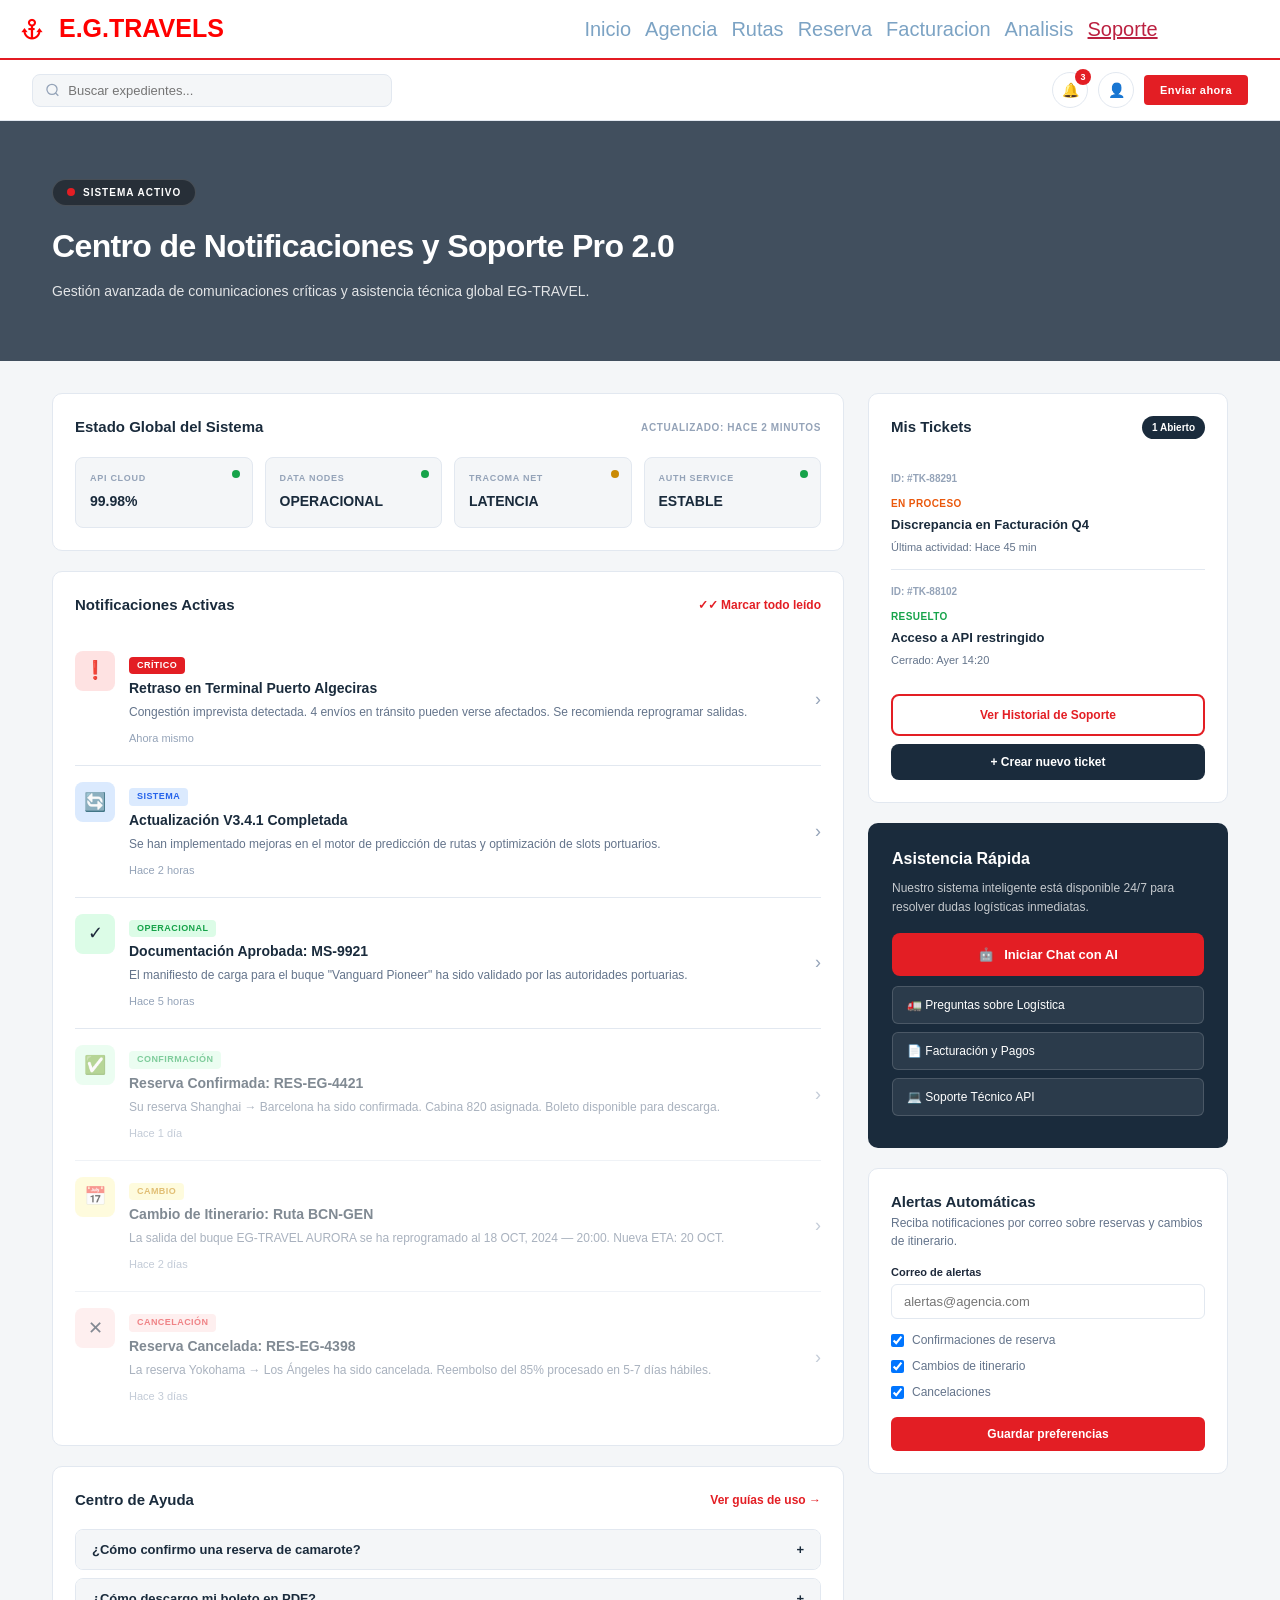
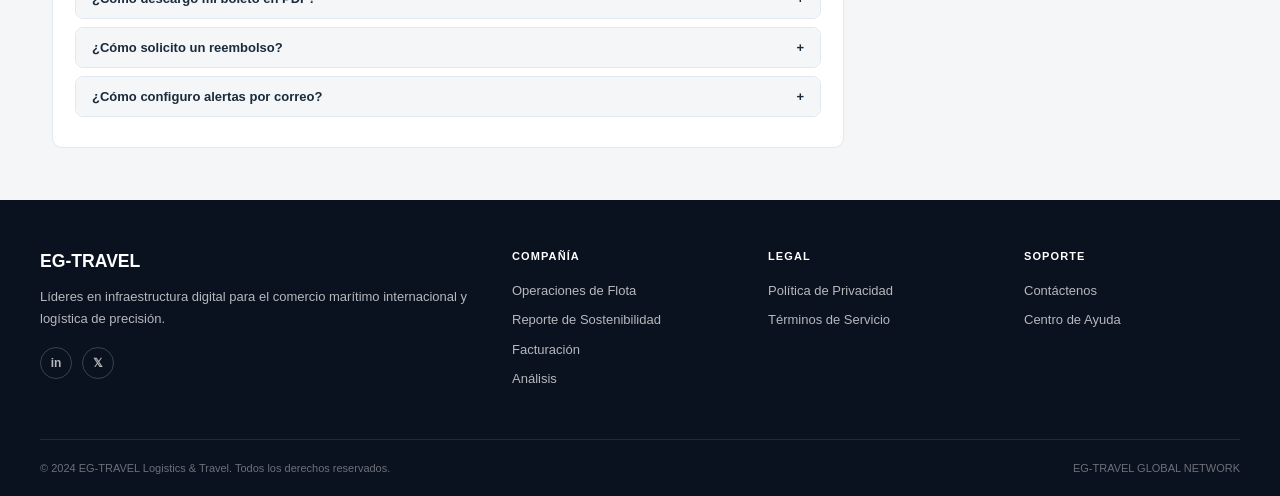
<file: M7.html>
<!DOCTYPE html>
<html lang="es">

<head>
    <meta charset="UTF-8">
    <meta name="viewport" content="width=device-width, initial-scale=1.0">
    <title>EG-TRAVEL — Centro de Notificaciones y Soporte Pro 2.0</title>
    <link rel="preconnect" href="https://fonts.googleapis.com">
    <link rel="preconnect" href="https://fonts.gstatic.com" crossorigin>
    <link href="https://fonts.googleapis.com/css2?family=Inter:wght@400;500;600;700;800&display=swap" rel="stylesheet">
    <link rel="stylesheet" href="./CSS/M7.css">
    <link rel="stylesheet" href="./CSS/header.css">
    <link rel="stylesheet" href="./CSS/footer.css">
    <link href='https://unpkg.com/boxicons@2.1.4/css/boxicons.min.css' rel='stylesheet'>
</head>

<body>
    <header>
        <a href="./index.html" class="logo">
            <i class='bx bx-anchor'></i>
            <h3>E.G.TRAVELS</h3>
        </a>
        <nav>
            <a href="./index.html">Inicio</a>
            <a href="./M2.html">Agencia</a>
            <a href="./M3.html">Rutas</a>
            <a href="./M4.html">Reserva</a>
            <a href="./M5.html">Facturacion</a>
            <a href="./M6.html">Analisis</a>
            <a href="./M7.html" class="active" aria-current="page">Soporte</a>
        </nav>
    </header>

    <div class="page-toolbar">
        <div class="search-box">
            <svg viewBox="0 0 24 24" fill="none" stroke="currentColor" stroke-width="2" aria-hidden="true">
                <circle cx="11" cy="11" r="8"/><line x1="21" y1="21" x2="16.65" y2="16.65"/>
            </svg>
            <input type="search" id="searchExpedientes" placeholder="Buscar expedientes...">
        </div>
        <div class="toolbar-actions">
            <button type="button" class="icon-btn notify-btn" id="btnBell" aria-label="Notificaciones">
                🔔<span class="notify-count" id="notifyCount">3</span>
            </button>
            <button type="button" class="icon-btn profile" id="openLogin" aria-label="Perfil">👤</button>
            <button type="button" class="btn-ship" id="btnShip">Enviar ahora</button>
        </div>
    </div>

    <!-- ═══════════════ HERO ═══════════════ -->
    <section class="hero">
        <div class="hero-overlay"></div>
        <div class="hero-content">
            <span class="status-badge"><i class="pulse-dot"></i> SISTEMA ACTIVO</span>
            <h1>Centro de Notificaciones y Soporte Pro 2.0</h1>
            <p>Gestión avanzada de comunicaciones críticas y asistencia técnica global EG-TRAVEL.</p>
        </div>
    </section>

    <!-- ═══════════════ CONTENIDO PRINCIPAL ═══════════════ -->
    <main class="main-layout">

        <!-- Columna izquierda -->
        <div class="col-left">

            <!-- Estado global del sistema -->
            <section class="card">
                <div class="card-head">
                    <h2>Estado Global del Sistema</h2>
                    <span class="updated" id="lastUpdate">ACTUALIZADO: HACE 2 MINUTOS</span>
                </div>
                <div class="status-grid" id="statusGrid">
                    <div class="status-box">
                        <span class="status-name">API CLOUD</span>
                        <span class="status-val">99.98%</span>
                        <i class="status-dot green"></i>
                    </div>
                    <div class="status-box">
                        <span class="status-name">DATA NODES</span>
                        <span class="status-val">OPERACIONAL</span>
                        <i class="status-dot green"></i>
                    </div>
                    <div class="status-box">
                        <span class="status-name">TRACOMA NET</span>
                        <span class="status-val">LATENCIA</span>
                        <i class="status-dot yellow"></i>
                    </div>
                    <div class="status-box">
                        <span class="status-name">AUTH SERVICE</span>
                        <span class="status-val">ESTABLE</span>
                        <i class="status-dot green"></i>
                    </div>
                </div>
            </section>

            <!-- Notificaciones activas -->
            <section class="card">
                <div class="card-head">
                    <h2>Notificaciones Activas</h2>
                    <button type="button" class="link-red" id="markAllRead">✓✓ Marcar todo leído</button>
                </div>
                <div class="notif-list" id="notifList"></div>
            </section>

            <!-- Centro de ayuda / FAQ -->
            <section class="card help-card">
                <div class="card-head">
                    <h2>Centro de Ayuda</h2>
                    <button type="button" class="link-red" id="openHelpCenter">Ver guías de uso →</button>
                </div>
                <div class="faq-list" id="faqList"></div>
            </section>
        </div>

        <!-- Columna derecha -->
        <aside class="col-right">

            <!-- Mis tickets -->
            <section class="card">
                <div class="card-head">
                    <h2>Mis Tickets</h2>
                    <span class="badge-open" id="openTicketsBadge">2 Abiertos</span>
                </div>
                <div class="ticket-list" id="ticketList"></div>
                <button type="button" class="btn-outline" id="viewHistory">Ver Historial de Soporte</button>
                <button type="button" class="btn-new-ticket" id="newTicket">+ Crear nuevo ticket</button>
            </section>

            <!-- Asistencia rápida -->
            <section class="assist-card">
                <h3>Asistencia Rápida</h3>
                <p>Nuestro sistema inteligente está disponible 24/7 para resolver dudas logísticas inmediatas.</p>
                <button type="button" class="btn-ai-chat" id="startChat">
                    <span>🤖</span> Iniciar Chat con AI
                </button>
                <button type="button" class="btn-assist" data-topic="logistica">🚛 Preguntas sobre Logística</button>
                <button type="button" class="btn-assist" data-topic="facturacion">📄 Facturación y Pagos</button>
                <button type="button" class="btn-assist" data-topic="api">💻 Soporte Técnico API</button>
            </section>

            <!-- Alertas por correo -->
            <section class="card alert-config">
                <h3>Alertas Automáticas</h3>
                <p>Reciba notificaciones por correo sobre reservas y cambios de itinerario.</p>
                <form id="alertForm" novalidate>
                    <div class="field">
                        <label for="alertEmail">Correo de alertas</label>
                        <input type="email" id="alertEmail" placeholder="alertas@agencia.com">
                        <span class="error" id="alertEmailError"></span>
                    </div>
                    <label class="check-item"><input type="checkbox" id="alertConfirm" checked> Confirmaciones de reserva</label>
                    <label class="check-item"><input type="checkbox" id="alertChanges" checked> Cambios de itinerario</label>
                    <label class="check-item"><input type="checkbox" id="alertCancel" checked> Cancelaciones</label>
                    <button type="submit" class="btn-save-alerts">Guardar preferencias</button>
                </form>
            </section>
        </aside>
    </main>

    <!-- ═══════════════ PIE DE PÁGINA ═══════════════ -->
    <footer class="site-footer" id="soporte">
        <div class="footer-grid">
            <div class="footer-brand">
                <span class="brand">EG-TRAVEL</span>
                <p>Líderes en infraestructura digital para el comercio marítimo internacional y logística de precisión.
                </p>
                <div class="social">
                    <a href="#">in</a>
                    <a href="#">𝕏</a>
                </div>
            </div>

            <div class="footer-col">
                <h4>COMPAÑÍA</h4>
                <a href="#">Operaciones de Flota</a>
                <a href="#">Reporte de Sostenibilidad</a>
                <a href="#">Facturación</a>
                <a href="">Análisis</a>
            </div>

            <div class="footer-col">
                <h4>LEGAL</h4>
                <a href="#">Política de Privacidad</a>
                <a href="#">Términos de Servicio</a>
            </div>

            <div class="footer-col">
                <h4>SOPORTE</h4>
                <a href="#">Contáctenos</a>
                <a href="#">Centro de Ayuda</a>
            </div>
        </div>

        <div class="footer-bottom">
            <p>&copy; 2024 EG-TRAVEL Logistics &amp; Travel. Todos los derechos reservados.</p>
            <p>EG-TRAVEL GLOBAL NETWORK</p>
        </div>
    </footer>

    <!-- ═══════════════ MODAL: CHAT AI ═══════════════ -->
    <div class="modal-overlay hidden" id="chatModal">
        <div class="modal modal-chat">
            <button type="button" class="modal-close" data-close="chatModal">&times;</button>
            <h2>Chat de Asistencia EG-TRAVEL AI</h2>
            <div class="chat-messages" id="chatMessages">
                <div class="chat-msg bot">
                    <span class="chat-avatar">🤖</span>
                    <p>Hola, soy el asistente de EG-TRAVEL. ¿En qué puedo ayudarle hoy?</p>
                </div>
            </div>
            <form id="chatForm" class="chat-input-row">
                <input type="text" id="chatInput" placeholder="Escriba su consulta...">
                <button type="submit" class="btn-send-chat">Enviar</button>
            </form>
        </div>
    </div>

    <!-- ═══════════════ MODAL: NUEVO TICKET ═══════════════ -->
    <div class="modal-overlay hidden" id="ticketModal">
        <div class="modal">
            <button type="button" class="modal-close" data-close="ticketModal">&times;</button>
            <h2>Crear Ticket de Soporte</h2>
            <form id="ticketForm" novalidate>
                <div class="field">
                    <label for="ticketSubject">Asunto</label>
                    <input type="text" id="ticketSubject" placeholder="Describa brevemente el problema">
                    <span class="error" id="ticketSubjectError"></span>
                </div>
                <div class="field">
                    <label for="ticketCategory">Categoría</label>
                    <select id="ticketCategory">
                        <option value="">Seleccione categoría</option>
                        <option>Logística</option>
                        <option>Facturación</option>
                        <option>API Técnica</option>
                        <option>Reservas</option>
                    </select>
                    <span class="error" id="ticketCategoryError"></span>
                </div>
                <div class="field">
                    <label for="ticketDesc">Descripción</label>
                    <textarea id="ticketDesc" rows="4" placeholder="Detalle de la incidencia..."></textarea>
                    <span class="error" id="ticketDescError"></span>
                </div>
                <button type="submit" class="btn-primary">CREAR TICKET</button>
            </form>
            <p class="success-box hidden" id="ticketSuccess">Ticket creado correctamente.</p>
        </div>
    </div>

    <!-- ═══════════════ MODAL: CENTRO DE AYUDA ═══════════════ -->
    <div class="modal-overlay hidden" id="helpModal">
        <div class="modal modal-lg">
            <button type="button" class="modal-close" data-close="helpModal">&times;</button>
            <h2>Centro de Ayuda — Guías de Uso</h2>
            <div class="help-guides" id="helpGuides"></div>
        </div>
    </div>

    <!-- ═══════════════ MODAL: HISTORIAL TICKETS ═══════════════ -->
    <div class="modal-overlay hidden" id="historyModal">
        <div class="modal modal-lg">
            <button type="button" class="modal-close" data-close="historyModal">&times;</button>
            <h2>Historial de Soporte</h2>
            <div class="history-list" id="historyList"></div>
        </div>
    </div>

    <!-- ═══════════════ MODAL: LOGIN ═══════════════ -->
    <div class="modal-overlay hidden" id="loginModal">
        <div class="modal">
            <button type="button" class="modal-close" data-close="loginModal">&times;</button>
            <div class="modal-view active" id="viewLogin">
                <h2>Iniciar sesión</h2>
                <form id="loginForm" novalidate>
                    <div class="field"><label for="email">Correo</label><input type="email" id="email"><span class="error" id="emailError"></span></div>
                    <div class="field"><label for="password">Contraseña</label><input type="password" id="password"><span class="error" id="passwordError"></span></div>
                    <button type="button" class="text-link" id="goForgot">¿Olvidaste tu contraseña?</button>
                    <button type="submit" class="btn-primary">INICIAR SESIÓN</button>
                    <p class="modal-switch">¿No tienes cuenta? <button type="button" class="text-link" id="goRegister">Crear cuenta</button></p>
                </form>
            </div>
            <div class="modal-view" id="viewForgot">
                <button type="button" class="back-btn" id="backLogin1">← Volver</button>
                <h2>Recuperar contraseña</h2>
                <form id="forgotForm"><div class="field"><label for="forgotEmail">Correo</label><input type="email" id="forgotEmail"></div><button type="submit" class="btn-primary">ENVIAR</button></form>
            </div>
            <div class="modal-view" id="viewRegister">
                <button type="button" class="back-btn" id="backLogin2">← Volver</button>
                <h2>Crear cuenta</h2>
                <form id="registerForm"><div class="field"><label for="regEmail">Correo</label><input type="email" id="regEmail"></div><button type="submit" class="btn-primary">CREAR</button></form>
            </div>
        </div>
    </div>

    <div class="toast hidden" id="toast"></div>

    <script src="./JS/M7.js"></script>
</body>

</html>
</file>
<file: CSS/style.css>
* {
    margin: 0;
    box-sizing: border-box;
    padding: 0;
    font-family: Arial;
}

:root {
    /*paleta de colores principales*/
    --colorAzul: #7ca3c4;
    --colorAzul2: #0b1c30;
    --blanco: #ffffff;
    --rojo: #bb2040;
    --rojo2: #e31b23;
    --colorgris: gray;
    --colorgris2: #a8b2c1;

}

body {
    background-color: white;

}

/*ESTAMOS EDITANDO EL HEADER*/
header {
    background-color: white;
    height: 70px;
    width: 100%;
    display: flex;
    justify-content: space-between;
    align-items: center;
    padding: 19px;
    border-bottom: 2px solid var(--rojo2);
    position: fixed;

}

.logo {
    font-size: 25px;
    font: 900;
    color: red;
    display: flex;
    flex-direction: row;
    justify-content: space-between;
    align-items: center;
    gap: 15px;
}

nav {
    display: flex;
    flex-direction: row;
    justify-content: space-between;
    width: 50%;
    position: relative;

}

a {
    text-decoration: none;
    font-size: 18px;
    color: var(--colorAzul);
    transition: 0.2 ease;
    -webkit-transition: 0.2 ease;
    -moz-transition: 0.2 ease;
    -ms-transition: 0.2 ease;
    -o-transition: 0.2 ease;
}

a:hover {
    /* editamos los efectos que haran los enlaces*/
    color: var(--rojo2);
    transform: scale(1.2);
    -webkit-transform: scale(1.2);
    -moz-transform: scale(1.2);
    -ms-transform: scale(1.2);
    -o-transform: scale(1.2);
}

a:focus {
    color: var(--rojo);
}

a:active {
    border-bottom: 3px solid red;
}

.header-registro {
    background: red;
    border: none;
    font-size: 9px;
    font-weight: 600;
    padding: 9px 16px;
    border-radius: 4px;
}

.header-registro a {
    color: var(--blanco);
}

/*TERMINAMOS CON EL HEADER E INICIAMOS CON EL BODY*/
main {
    width: 100%;
    height: auto;
    display: flex;
    flex-direction: column;
    font-family: 'Segoe UI', Tahoma, Geneva, Verdana, sans-serif;
    /*fuente de letra para el main*/
}

/* editamos el primer bloque de cajas*/
.container1 {

    height: 570px;
    width: 100%;
    padding: 19px;
    color: var(--blanco);
    align-content: center;
    animation: fondo 10s linear infinite;
    -webkit-animation: fondo 10s linear infinite;
}

@keyframes fondo {
    0% {
        background-image: linear-gradient(rgba(11, 44, 81, 0.25), rgba(11, 44, 81, 0.25)),
            url("../IMG/image.png");
        background-size: cover;
        background-position: center;
    }

    50% {
        background-image: linear-gradient(rgba(11, 44, 81, 0.20), rgba(11, 44, 81, 0.20)),
            url("../IMG/px2.jpg");
        background-size: cover;
        background-position: center;
    }

    100% {
        background-image: linear-gradient(rgba(11, 44, 81, 0.25), rgba(11, 44, 81, 0.25)),
            url("../IMG/px.png");
        background-size: cover;
        background-position: center;
    }
}


/*editamos el contenido */
.container1 h1 {
    font-size: 59px;
    font-family: Arial;
    font-weight: 12px;
    color: var(--blanco);
}

.container1 h4 {
    font-size: 15px;
    font-family: Verdana;
    border-style: none;

}

.container1 a {
    color: var(--blanco);
    border: 1px solid white;
    width: 190px;
    height: 100%;
    text-align: center;
    align-content: center;
    cursor: pointer;
    transition: 0.2 ease;
    -webkit-transition: 0.2 ease;
    -moz-transition: 0.2 ease;
    -ms-transition: 0.2 ease;
    -o-transition: 0.2 ease;
}

/*iniciamos con la editacion de las cajas con el fondo blanco*/
.container1 #cajaRoja {
    border-style: none;
    background-color: var(--rojo2);
    width: 190px;
    height: 100%;
    text-align: center;
    align-content: center;
    cursor: pointer;
    transition: 0.2s ease;
    -webkit-transition: 0.2s ease;
    -moz-transition: 0.2s ease;
    -ms-transition: 0.2s ease;
    -o-transition: 0.2s ease;
}

/*efecto al pasar el raton sobre el las cajas*/
.container1 p:hover {
    box-shadow: 0 0 5px;
    transform: scale(1.1);
    -webkit-transform: scale(1.1);
    -moz-transform: scale(1.1);
    -ms-transform: scale(1.1);
    -o-transform: scale(1.1);
}

.container1 .cajas {
    height: 50px;
    display: flex;
    gap: 23px;
}

/*COMENZAMOS A EDITAR EL CONTAINER2 EL CONJUNTO DE bloques*/
.container2 {
    background-color: var(--blanco);
    width: 100%;
    height: 600px;
    padding-top: 50px;
    padding-left: 40px;
    padding-right: 40px;
}

.container2 h2 {
    font-size: 29px;
    color: var(--colorAzul);

}

/*aqui editamos los iconos*/
i {
    color: var(--rojo2);
    height: 25px;
}

/** PRIMER BLOQUE*/
.container2 .bloques {
    height: 200px;
    width: 100%;
    display: flex;
    justify-content: space-between;
    flex-direction: row;


}

/*diseno de los card*/
.bloques .card {
    width: 20%;
    height: 100%;
    background-color: var(--blanco);
    border-left: 5px solid var(--rojo2);
    box-shadow: 0 4px 6px var(--colorgris);
    padding: 19px;
    justify-content: center;
    align-content: center;
}

/* Efecto al pasar el cursor sobre el card */
.card:hover {
    box-shadow: 0 10px 15px -3px rgba(0, 0, 0, 0.05);
}


/*SEGUNDO BLOQUE DE CAJAS*/
.container2 .bloques2 {
    margin-top: 19px;
    height: 200px;
    width: 100%;
    gap: 9px;
    display: flex;
    flex-direction: row;
    justify-content: space-between;

}

/*contenido del bloque*/
.container2 bbr {
    color: var(--rojo2);
    font-weight: bold;
    /*le damos un tono de negrita al contenido*/

}

/* estilos del card del bloque2*/
.bloques2 .card {
    width: 40%;
    height: 200px;
    background-color: var(--blanco);
    border-left: 5px solid var(--rojo2);
    box-shadow: 0 4px 6px var(--colorgris);
    padding: 19px;
    flex-direction: column;
    display: flex;
    justify-content: center;
    align-content: center;
}

/* editamos el estilo de los card al final*/
.bloque2 .card2 {
    position: relative;
    left: 120px;
}


/*tercer bloque*/
.container3 {
    width: 100%;
    padding: 50px;
    display: flex;
    flex-direction: column;
    gap: 60px;
    background-color: var(--colorAzul2);
}

/* Sección de Experiencia del Pasajero */
.pasajero-seccion {
    display: flex;
    align-items: flex-start;
    /*alinea el contido al inicio del contenedor*/
    gap: 40px;

}

/*aqui texto de pasajero-seccion*/
.pasajero-texto {
    flex: 1;
}

.pasajero-texto h2 {
    font-size: 35px;
    margin-top: 0;
    /*su margen hacia ariba*/
    margin-bottom: 20px;
    /*su margenn hacia abajo*/
    color: var(--blanco);
    padding: 9px;
    border-left: 5px solid var(--rojo2);
    /*linea de borde del texto*/
}

.pasajero-texto p {
    color: var(--colorgris2);
    margin-bottom: 30px;
}

/*edicio de los porcentajes*/
.porcentaje {
    display: flex;
    gap: 50px;
    margin-top: 20px;
}

.porcentaje-item {
    text-align: center;

}

.porcentaje-numero {
    font-size: 45px;
    font-weight: bold;
    color: var(--rojo2);

}

.porcentaje-texto {
    font-size: 15px;
    color: var(--colorgris2);

}

/*ESTILOS DE LA IMAGEN */
.pasajero-image {
    flex: 1;
}

.pasajero-image .image {
    background-image: url('../IMG/barco.jpeg');
    background-size: cover;
    background-position: center;
    width: 100%;
    height: 350px;
    border-radius: 8px;
    border: 2px solid var(--rojo2);
    transition: 0.2 ease;
    -webkit-transition: 0.2 ease;
    -moz-transition: 0.2 ease;
    -ms-transition: 0.2 ease;
    -o-transition: 0.2 ease;
}

.pasajero-image .image:hover {
    transform: scale(1.1);
    -webkit-transform: scale(1.1);
    -moz-transform: scale(1.1);
    -ms-transform: scale(1.1);
    -o-transform: scale(1.1);
}


/* Sección de Eficiencia Logística */
.logistica-seccion {
    display: flex;
    align-items: center;
    gap: 40px;
}

.logistica-image {
    flex: 1;
    padding: 19px;
}

.logistica-image .image {
    background: url('../IMG/prto.jpg') no-repeat;
    /* Carga la misma imagen principal */
    background-size: cover;
    background-position: center;
    width: 100%;
    height: 350px;
    border: 2px solid var(--rojo2);
    border-radius: 8px;
    transition: 0.2 ease;
    -webkit-transition: 0.2 ease;
    -moz-transition: 0.2 ease;
    -ms-transition: 0.2 ease;
    -o-transition: 0.2 ease;

}

.logistica-image .image:hover {
    /*edicion al pasar el raton sobre la segunda imagen*/

    transform: scale(1.1);
    -webkit-transform: scale(1.1);
    -moz-transform: scale(1.1);
    -ms-transform: scale(1.1);
    -o-transform: scale(1.1);
}

.logistica-contentido {
    flex: 1;
}

.logistica-contentido h2 {
    font-size: 2.2rem;
    margin-top: 0;
    margin-bottom: 20px;
    color: var(--blanco);
    padding: 9px;
    border-left: 5px solid var(--rojo2);
    /*linea de borde del texto*/
}

.logistica-contentido p {
    color: var(--colorgris2);
    margin-bottom: 30px;
}

/*AHORA EDITAMOS EL FOOTER-MAIN*/
.footer-main {
    width: 100%;
    height: 200px;
    background-color: var(--rojo2);
    color: var(--blanco);
    text-align: center;
    align-content: center;
}

/*contendino de footer-main*/
.footer-main h1 {
    font-size: 45px;
}







/* =============================================
   RESPONSIVE — TABLETS (max-width: 1024px)
   ============================================= */
@media (max-width: 1024px) {

    /* HEADER */
    header {
        height: auto;
        flex-wrap: wrap;
        gap: 10px;
        padding: 12px 19px;
    }

    nav {
        width: 60%;
        gap: 12px;
    }

    /* CONTAINER 1 */
    .container1 {
        height: auto;
        padding: 40px 24px;
    }

    .container1 h1 {
        font-size: 44px;
    }

    .container1 .cajas {
        flex-wrap: wrap;
        height: auto;
        gap: 12px;
    }

    .container1 a,
    .container1 #cajaRoja {
        width: 160px;
        height: 44px;
    }

    /* CONTAINER 2 */
    .container2 {
        height: auto;
        padding: 40px 24px;
    }

    .container2 .bloques {
        height: auto;
        flex-wrap: wrap;
        gap: 16px;
    }

    .bloques .card {
        width: calc(50% - 8px);
        height: auto;
        min-height: 120px;
    }

    .container2 .bloques2 {
        height: auto;
        flex-wrap: wrap;
        gap: 16px;
    }

    .bloques2 .card {
        width: calc(50% - 8px);
        height: auto;
        min-height: 160px;
    }

    /* CONTAINER 3 */
    .container3 {
        padding: 40px 30px;
        gap: 40px;
    }

    .pasajero-seccion,
    .logistica-seccion {
        gap: 24px;
    }

    .pasajero-texto h2 {
        font-size: 28px;
    }

    .logistica-contentido h2 {
        font-size: 1.8rem;
    }

    .pasajero-image .image,
    .logistica-image .image {
        height: 280px;
    }

    .porcentaje {
        gap: 30px;
    }

    .porcentaje-numero {
        font-size: 36px;
    }

    /* FOOTER MAIN */
    .footer-main h1 {
        font-size: 34px;
    }
}


/* =============================================
   RESPONSIVE — MÓVILES GRANDES (max-width: 768px)
   ============================================= */
@media (max-width: 768px) {

    /* HEADER — se mantiene la estética pero apilado limpiamente */
    header {
        height: auto;
        flex-direction: column;
        align-items: flex-start;
        padding: 14px 19px;
        gap: 12px;
        border-bottom: 2px solid var(--rojo2);
    }

    .logo {
        font-size: 22px;
    }

    nav {
        width: 100%;
        flex-direction: row;
        flex-wrap: wrap;
        gap: 10px;
        justify-content: flex-start;
    }

    nav a {
        font-size: 14px;
        padding: 4px 0;
    }

    /* CONTAINER 1 */
    .container1 {
        height: auto;
        padding: 36px 20px;
    }

    .container1 h1 {
        font-size: 34px;
        line-height: 1.2;
    }

    .container1 h4 {
        font-size: 13px;
        margin-top: 8px;
    }

    .container1 .cajas {
        flex-direction: column;
        height: auto;
        gap: 10px;
        margin-top: 16px;
    }

    .container1 a,
    .container1 #cajaRoja {
        width: 100%;
        max-width: 280px;
        height: 44px;
    }

    /* CONTAINER 2 */
    .container2 {
        height: auto;
        padding: 30px 16px;
    }

    .container2 h2 {
        font-size: 22px;
        margin-bottom: 16px;
    }

    .container2 .bloques {
        height: auto;
        flex-direction: column;
        gap: 14px;
    }

    .bloques .card {
        width: 100%;
        height: auto;
        min-height: 100px;
    }

    .container2 .bloques2 {
        height: auto;
        flex-direction: column;
        gap: 14px;
        margin-top: 14px;
    }

    .bloques2 .card {
        width: 100%;
        height: auto;
        min-height: 140px;
    }

    .bloque2 .card2 {
        position: static;
        left: 0;
    }

    /* CONTAINER 3 */
    .container3 {
        padding: 30px 20px;
        gap: 40px;
    }

    .pasajero-seccion,
    .logistica-seccion {
        flex-direction: column;
        gap: 24px;
    }

    .logistica-seccion {
        flex-direction: column-reverse;
    }

    .pasajero-texto h2 {
        font-size: 24px;
    }

    .logistica-contentido h2 {
        font-size: 1.5rem;
    }

    .pasajero-image .image,
    .logistica-image .image {
        height: 220px;
    }

    .logistica-image {
        padding: 0;
    }

    .porcentaje {
        gap: 20px;
        flex-wrap: wrap;
        justify-content: center;
    }

    .porcentaje-numero {
        font-size: 32px;
    }

    .porcentaje-texto {
        font-size: 13px;
    }

    /* FOOTER MAIN */
    .footer-main {
        height: auto;
        padding: 30px 16px;
    }

    .footer-main h1 {
        font-size: 26px;
    }

    /* FOOTER */
    footer {
        height: auto;
        padding: 16px;
        font-size: 11px;
    }
}


/* =============================================
   RESPONSIVE — MÓVILES PEQUEÑOS (max-width: 480px)
   ============================================= */
@media (max-width: 480px) {

    /* HEADER */
    header {
        padding: 12px 14px;
        gap: 8px;
    }

    .logo {
        font-size: 19px;
    }

    nav {
        gap: 8px;
    }

    nav a {
        font-size: 13px;
    }

    /* CONTAINER 1 */
    .container1 {
        padding: 28px 14px;
    }

    .container1 h1 {
        font-size: 26px;
    }

    .container1 h4 {
        font-size: 12px;
    }

    .container1 a,
    .container1 #cajaRoja {
        max-width: 100%;
        font-size: 13px;
    }

    /* CONTAINER 2 */
    .container2 {
        padding: 24px 12px;
    }

    .container2 h2 {
        font-size: 18px;
    }

    .bloques .card,
    .bloques2 .card {
        padding: 14px;
        font-size: 14px;
    }

    /* CONTAINER 3 */
    .container3 {
        padding: 24px 14px;
        gap: 30px;
    }

    .pasajero-texto h2 {
        font-size: 20px;
    }

    .logistica-contentido h2 {
        font-size: 1.2rem;
    }

    .pasajero-image .image,
    .logistica-image .image {
        height: 180px;
    }

    .porcentaje-numero {
        font-size: 26px;
    }

    /* FOOTER MAIN */
    .footer-main h1 {
        font-size: 20px;
    }

    footer {
        font-size: 10px;
    }
}
</file>
<file: CSS/footer.css>
/* Footer unificado */
footer.site-footer {
    width: 100%;
    height: auto;
    text-align: left;
    display: block;
    min-height: 0;
    align-items: stretch;
    justify-content: flex-start;
}

.site-footer {
    background: #0a111f;
    color: rgba(255, 255, 255, 0.7);
    padding: 48px 40px 0;
}

.footer-grid {
    display: grid;
    grid-template-columns: 2fr 1fr 1fr 1fr;
    gap: 40px;
    padding-bottom: 40px;
    border-bottom: 1px solid rgba(255, 255, 255, 0.1);
    max-width: 1280px;
    margin: 0 auto;
}

.footer-brand .brand {
    display: block;
    margin-bottom: 12px;
    font-weight: 700;
    font-size: 1.1rem;
    color: #ffffff;
}

.footer-brand p {
    font-size: 13px;
    line-height: 1.7;
    margin-bottom: 16px;
}

.social {
    display: flex;
    gap: 10px;
}

.social a {
    width: 32px;
    height: 32px;
    border: 1px solid rgba(255, 255, 255, 0.2);
    border-radius: 50%;
    display: flex;
    align-items: center;
    justify-content: center;
    font-size: 12px;
    font-weight: 700;
    color: rgba(255, 255, 255, 0.7);
    text-decoration: none;
    transition: border-color 0.2s;
}

.social a:hover {
    border-color: #e31e24;
    color: #ffffff;
}

.footer-col h4 {
    font-size: 11px;
    font-weight: 700;
    letter-spacing: 0.1em;
    color: #ffffff;
    margin-bottom: 16px;
}

.footer-col a {
    display: block;
    font-size: 13px;
    margin-bottom: 10px;
    color: rgba(255, 255, 255, 0.7);
    text-decoration: none;
    transition: color 0.2s;
}

.footer-col a:hover {
    color: #ffffff;
}

.footer-bottom {
    display: flex;
    justify-content: space-between;
    padding: 20px 0;
    font-size: 11px;
    color: rgba(255, 255, 255, 0.4);
    max-width: 1280px;
    margin: 0 auto;
}

@media (max-width: 768px) {
    .footer-grid {
        grid-template-columns: 1fr 1fr;
    }
}

@media (max-width: 520px) {
    .site-footer {
        padding-left: 20px;
        padding-right: 20px;
    }

    .footer-grid {
        grid-template-columns: 1fr;
    }

    .footer-bottom {
        flex-direction: column;
        gap: 8px;
        text-align: center;
    }
}
</file>
<file: CSS/header.css>
*{
    font-family: arial;
}
:root {
    --colorAzul: #7ca3c4;
    --colorAzul2: #0b1c30;
    --rojo2: #e31b23;
    --colorgris: gray;
    --rojo: #bb2040;
}

body {
    padding-top: 60px;
}

header {
    background-color: white;
    height: 60px;
    width: 100%;
    display: flex;
    justify-content: space-between;
    align-items: center;
    align-content: center;
    padding: 19px;
    border-bottom: 2px solid var(--rojo2);
    position: fixed;
    top: 0;
    left: 0;
    z-index: 200;

}

a.logo {
    font-size: 25px;
    font-weight: 900;
    color: red;
    display: flex;
    flex-direction: row;
    align-items: center;
    gap: 15px;
    text-decoration: none;
}

a.logo h3 {
    font-size: inherit;
    font-weight: inherit;
    color: inherit;
}

header nav {
    display: flex;
    flex-direction: row;
    justify-content: center;
    flex: 1;
    max-width: 780px;
    flex-wrap: wrap;
    gap: 8px 14px;
}

header nav a {
    text-decoration: none;
    color: var(--colorAzul);
    transition: 0.2s ease;
    font-size: 20px;
    white-space: nowrap;
}

header nav a:hover {
    color: var(--colorgris);
    transform: scale(1.2);
}

header nav a:focus,
header nav a.active {
    color: var(--rojo);
    text-decoration: underline;
}

.header-registro a {
    text-decoration: none;
    color: var(--colorAzul);
    transition: 0.2s ease;
    font-weight: 600;
}

.header-registro a:hover {
    color: var(--rojo2);
    transform: scale(1.1);
}

@media (max-width: 1024px) {
    body {
        padding-top: 90px;
    }

    header {
        height: auto;
        flex-wrap: wrap;
        gap: 10px;
        padding: 12px 19px;
    }

    header nav {
        max-width: 100%;
    }
}

@media (max-width: 768px) {
    body {
        padding-top: 150px;
    }

    header {
        flex-direction: column;
        align-items: flex-start;
        padding: 14px 19px;
        gap: 12px;
    }

    a.logo {
        font-size: 22px;
    }

    header nav {
        width: 100%;
        justify-content: flex-start;
    }

    header nav a {
        font-size: 14px;
    }
}

@media (max-width: 480px) {
    body {
        padding-top: 170px;
    }

    header {
        padding: 12px 14px;
        gap: 8px;
    }

    a.logo {
        font-size: 19px;
    }

    header nav {
        gap: 8px;
    }

    header nav a {
        font-size: 13px;
    }
}
</file>
<file: CSS/fromulario.css>
*{
    margin: 0;
    padding: 0;
    box-sizing: border-box;
    font-family: arial;
}

:root {
    --red: #c41220;
    --red-hover: #a30f1a;
    --navy: #0f172a;
    --navy-light: #1e293b;
    --text-primary: #0f172a;
    --text-secondary: #64748b;
    --text-muted: #94a3b8;
    --border: #e2e8f0;
    --border-input: #cbd5e1;
    --bg-card: #ffffff;
    --error: #dc2626;
    --colorAzul2: #0b1c30;
    --blanco: #ffffff;
    --rojo2: #e31b23;
}

body {
    font-family: 'Inter', -apple-system, BlinkMacSystemFont, 'Segoe UI', Roboto, sans-serif;
    background-color: #f4f6f9;
    min-height: 100vh;
    display: flex;
    flex-direction: column;
    color: var(--text-primary);
    -webkit-font-smoothing: antialiased;
}

.header-solo-logo {
    justify-content: flex-start;
}

a.logo i {
    color: var(--rojo2);
}

.registro-page {
    flex: 1;
    display: flex;
    justify-content: center;
    align-items: flex-start;
    width: 100%;
    max-width: 480px;
    margin: 0 auto;
    padding: 40px 24px 48px;
    transition: max-width 0.3s ease;
}

.registro-page.panel-activo {
    max-width: 900px;
}

.registro-cuadro.panel-ancho {
    max-width: 100%;
}

.registro-cuadro {
    width: 100%;
    background: var(--bg-card);
    border: 2px solid var(--border);
    border-radius: 12px;
    box-shadow: 0 12px 32px rgba(0, 0, 0, 0.1);
    padding: 8px;
}

.form-box {
    width: 100%;
    border: 1px solid var(--border);
    border-left: 5px solid var(--red);
    border-radius: 8px;
    background: var(--bg-card);
    padding: 36px 32px 32px;
}

.form-title {
    font-size: 28px;
    font-weight: 800;
    color: var(--navy);
    letter-spacing: -0.02em;
    margin-bottom: 6px;
}

.form-subtitle {
    font-size: 14px;
    color: var(--text-secondary);
    margin-bottom: 28px;
}

.field-group {
    margin-bottom: 20px;
}

.field-group label {
    display: block;
    font-size: 11px;
    font-weight: 700;
    letter-spacing: 0.06em;
    color: var(--text-secondary);
    margin-bottom: 8px;
}

.form-view {
    display: none;
}

.form-view.active {
    display: block;
}

.back-link {
    display: inline-flex;
    align-items: center;
    gap: 6px;
    background: none;
    border: none;
    color: var(--text-secondary);
    font-size: 13px;
    font-family: inherit;
    cursor: pointer;
    padding: 0;
    margin-bottom: 20px;
    transition: color 0.2s;
}

.back-link svg {
    width: 16px;
    height: 16px;
}

.back-link:hover {
    color: var(--text-primary);
}

.link-btn {
    background: none;
    border: none;
    font-size: 13px;
    font-weight: 500;
    color: var(--red);
    cursor: pointer;
    font-family: inherit;
    padding: 0;
}

.link-btn:hover {
    text-decoration: underline;
}

.field-group input[type="email"],
.field-group input[type="password"],
.field-group input[type="text"] {
    width: 100%;
    padding: 12px 14px;
    font-size: 14px;
    font-family: inherit;
    color: var(--text-primary);
    border: 1px solid var(--border-input);
    border-radius: 2px;
    outline: none;
    transition: border-color 0.2s, box-shadow 0.2s;
    background: #fff;
}

.field-group input::placeholder {
    color: var(--text-muted);
}

.field-group input:focus {
    border-color: var(--navy-light);
    box-shadow: 0 0 0 3px rgba(15, 23, 42, 0.08);
}

.field-group input.error {
    border-color: var(--error);
    box-shadow: 0 0 0 3px rgba(220, 38, 38, 0.1);
}

.error-msg {
    display: block;
    font-size: 12px;
    color: var(--error);
    margin-top: 6px;
    min-height: 18px;
}

.form-options {
    display: flex;
    align-items: center;
    justify-content: space-between;
    margin-bottom: 24px;
}

.remember {
    display: flex;
    align-items: center;
    gap: 8px;
    font-size: 13px;
    color: var(--text-secondary);
    cursor: pointer;
    user-select: none;
}

.remember input[type="checkbox"] {
    width: 15px;
    height: 15px;
    accent-color: var(--red);
    cursor: pointer;
}

.terms-check {
    display: flex;
    align-items: flex-start;
    gap: 8px;
    font-size: 12px;
    color: var(--text-secondary);
    margin-bottom: 4px;
    cursor: pointer;
    line-height: 1.5;
}

.terms-check input[type="checkbox"] {
    width: 15px;
    height: 15px;
    margin-top: 2px;
    accent-color: var(--red);
    cursor: pointer;
    flex-shrink: 0;
}

.terms-check a {
    color: var(--red);
    text-decoration: none;
}

.terms-check a:hover {
    text-decoration: underline;
}

.success-msg {
    display: flex;
    flex-direction: column;
    align-items: center;
    gap: 12px;
    text-align: center;
    padding: 24px 0 8px;
}

.success-msg svg {
    width: 40px;
    height: 40px;
    color: #16a34a;
}

.success-msg p {
    font-size: 14px;
    color: var(--text-secondary);
    line-height: 1.6;
}

.success-msg .btn-request {
    margin-top: 8px;
    max-width: 240px;
}

.hidden {
    display: none !important;
}

.btn-signin {
    width: 100%;
    display: flex;
    align-items: center;
    justify-content: center;
    gap: 10px;
    padding: 14px;
    background: var(--red);
    color: #fff;
    font-size: 12px;
    font-weight: 700;
    letter-spacing: 0.1em;
    border: none;
    border-radius: 2px;
    cursor: pointer;
    font-family: inherit;
    transition: background 0.2s;
}

.btn-signin:hover {
    background: var(--red-hover);
}

.btn-icon {
    width: 18px;
    height: 18px;
}

.divider {
    display: flex;
    align-items: center;
    margin: 24px 0 20px;
    color: var(--text-muted);
    font-size: 12px;
}

.divider::before,
.divider::after {
    content: '';
    flex: 1;
    height: 1px;
    background: var(--border);
}

.divider span {
    padding: 0 16px;
    white-space: nowrap;
}

.btn-request {
    width: 100%;
    padding: 13px;
    background: #fff;
    color: var(--navy);
    font-size: 12px;
    font-weight: 700;
    letter-spacing: 0.08em;
    border: 2px solid var(--navy);
    border-radius: 2px;
    cursor: pointer;
    font-family: inherit;
    transition: background 0.2s, color 0.2s;
}

.btn-request:hover {
    background: var(--navy);
    color: #fff;
}

/* ── Usuarios demo ── */
.usuarios-demo {
    margin-top: 28px;
    padding-top: 20px;
    border-top: 1px solid var(--border);
}

.usuarios-demo h3 {
    font-size: 13px;
    font-weight: 700;
    letter-spacing: 0.06em;
    text-transform: uppercase;
    color: var(--navy);
    margin-bottom: 6px;
}

.demo-hint {
    font-size: 12px;
    color: var(--text-secondary);
    margin-bottom: 12px;
}

.lista-usuarios {
    list-style: none;
    display: flex;
    flex-direction: column;
    gap: 8px;
    max-height: 220px;
    overflow-y: auto;
}

.usuario-demo-item {
    width: 100%;
    text-align: left;
    padding: 10px 12px;
    border: 1px solid var(--border);
    border-radius: 6px;
    background: #f8fafc;
    cursor: pointer;
    font-family: inherit;
    transition: border-color 0.2s, background 0.2s;
}

.usuario-demo-item:hover {
    border-color: var(--red);
    background: #fff;
}

.usuario-demo-item strong {
    display: block;
    font-size: 13px;
    color: var(--navy);
    margin-bottom: 2px;
}

.usuario-demo-item span {
    font-size: 11px;
    color: var(--text-secondary);
}

.usuario-demo-item.rol-admin {
    border-left: 4px solid #c41220;
}

.usuario-demo-item.rol-agente {
    border-left: 4px solid #2563eb;
}

.usuario-demo-item.rol-estandar {
    border-left: 4px solid #16a34a;
}

.error-carga {
    font-size: 12px;
    color: var(--error);
}

/* ── Panel de funciones ── */
.panel-header {
    display: flex;
    justify-content: space-between;
    align-items: flex-start;
    gap: 16px;
    margin-bottom: 20px;
    flex-wrap: wrap;
}

.btn-logout {
    background: none;
    border: 1px solid var(--border);
    color: var(--navy);
    font-size: 12px;
    font-weight: 600;
    padding: 8px 14px;
    border-radius: 6px;
    cursor: pointer;
    font-family: inherit;
    white-space: nowrap;
}

.btn-logout:hover {
    border-color: var(--red);
    color: var(--red);
}

.panel-desc {
    font-size: 13px;
    color: var(--text-secondary);
    margin-bottom: 16px;
}

.funciones-lista {
    display: flex;
    flex-direction: column;
    gap: 16px;
    max-height: 420px;
    overflow-y: auto;
}

.modulo-funciones {
    border: 1px solid var(--border);
    border-radius: 8px;
    padding: 14px 16px;
    background: #f8fafc;
}

.modulo-funciones-head {
    display: flex;
    justify-content: space-between;
    align-items: center;
    gap: 12px;
    margin-bottom: 10px;
    flex-wrap: wrap;
}

.modulo-funciones-head h3 {
    font-size: 14px;
    font-weight: 700;
    color: var(--navy);
}

.modulo-link {
    font-size: 12px;
    font-weight: 600;
    color: var(--red);
    text-decoration: none;
}

.modulo-link:hover {
    text-decoration: underline;
}

.casos-lista {
    list-style: none;
    display: grid;
    grid-template-columns: repeat(auto-fill, minmax(200px, 1fr));
    gap: 6px 12px;
}

.casos-lista li {
    font-size: 12px;
    color: var(--text-primary);
    padding: 6px 8px;
    background: var(--bg-card);
    border: 1px solid var(--border);
    border-radius: 4px;
}

.sin-permisos {
    font-size: 13px;
    color: var(--text-secondary);
    text-align: center;
    padding: 20px;
}

/* ── Footer  ── */
footer {
    width: 100%;
    height: 60px;
    background-color: var(--colorAzul2);
    color: var(--blanco);
    text-align: center;
    align-content: center;
    font-size: 12px;
    margin-top: auto;
}

.texto-footer {
    padding: 0 16px;
}

/* ── Responsive ── */
@media (max-width: 768px) {
    .registro-page {
        padding: 24px 16px 40px;
    }

    footer {
        height: auto;
        padding: 16px;
        font-size: 11px;
    }
}

@media (max-width: 520px) {
    .registro-cuadro {
        padding: 4px;
    }

    .form-box {
        padding: 28px 20px 24px;
    }

    footer {
        font-size: 10px;
    }
}
</file>
<file: CSS/M2.css>
* {
    margin: 0;
    box-sizing: border-box;
    padding: 0;
    font-family: Arial;
}

:root {
    /*paleta de colores principales*/
    --colorAzul: #7ca3c4;
    --colorAzul2: #0b1c30;
    --blanco: #ffffff;
    --rojo: #bb2040;
    --rojo2: #e31b23;
    --colorgris: gray;
    --colorgris2: #a8b2c1;
    --colorNegro: #000000;
    --colorDorado: #f5b26c;

}

/* estilo de los iconos*/
i {
    color: var(--rojo2);
}

body {
    background-color: white;
    overflow-x: hidden;
    /* Evita scroll horizontal en móvil */
    min-height: 100vh;
    /* Altura mínima de toda la página */
}

/*ESTAMOS EDITANDO EL HEADER*/
header {
    background-color: white;
    height: 70px;
    width: 100%;
    display: flex;
    justify-content: space-between;
    align-items: center;
    padding: 19px;
    border-bottom: 2px solid var(--rojo2);
    position: fixed;
    z-index: 100;
}

.logo {
    font-size: 25px;
    font: 900;
    color: red;
    display: flex;
    flex-direction: row;
    justify-content: space-between;
    align-items: center;
    gap: 15px;
}

nav {
    display: flex;
    flex-direction: row;
    justify-content: space-between;
    width: 50%;
    position: relative;

}

a {
    text-decoration: none;
    font-size: 18px;
    color: var(--colorAzul);
    transition: 0.2 ease;
    -webkit-transition: 0.2 ease;
    -moz-transition: 0.2 ease;
    -ms-transition: 0.2 ease;
    -o-transition: 0.2 ease;
}

a:hover {
    /* editamos los efectos que haran los enlaces*/
    color: var(--colorgris);
    transform: scale(1.2);
    -webkit-transform: scale(1.2);
    -moz-transform: scale(1.2);
    -ms-transform: scale(1.2);
    -o-transform: scale(1.2);
}

a:focus {
    color: var(--rojo);
    text-decoration: underline;
}

.header-registro {
    background: red;
    color: white;
    border: none;
    font-size: 9px;
    font-weight: 600;
    padding: 9px 16px;
    border-radius: 4px;
}



/*aqui termina el header e iniciamos con los estilos del body*/
main {
    width: 100%;
    max-width: 1400px;
    margin: 0 auto;
    height: auto;
    display: flex;
    flex-direction: column;
    font-family: 'Segoe UI', Tahoma, Geneva, Verdana, sans-serif;
}

/* ESTILOS DEL  MODAL */

.modal {
    inset: 0;
    position: fixed;
    z-index: 1000;
    display: none;
    justify-content: center;
    align-items: center;
    padding: 16px;
    background-color: rgba(11, 28, 48, 0.75);
    overflow-y: auto;
    -webkit-overflow-scrolling: touch;
    box-sizing: border-box;
}

.modal.activo {
    display: flex;
}

.modal-contenido {
    width: 100%;
    max-width: 720px;
    max-height: calc(100dvh - 32px);
    margin: auto;
    overflow-x: hidden;
    overflow-y: auto;
    border-radius: 12px;
    box-shadow: 0 24px 48px rgba(0, 0, 0, 0.4);
    box-sizing: border-box;
}

/* Cabecera del modal con título e introducción */
.modal .card {
    background-color: var(--colorAzul2);
    color: var(--blanco);
    border: none;
    min-height: 120px;
    display: flex;
    padding: 24px 32px;
    flex-direction: column;
    align-items: center;
    justify-content: center;
    text-align: center;
    border-top-left-radius: 12px;
    border-top-right-radius: 12px;
    border-bottom: 3px solid var(--rojo2);

}

.modal .card h1 {
    color: var(--blanco);
    font-size: 1.5rem;
    font-weight: 700;
    margin-bottom: 12px;
    line-height: 1.3;
}

.modal .card p {
    color: var(--colorgris2);
    font-size: 0.9rem;
    line-height: 1.5;
    max-width: 520px;

}

/* Cuerpo del formulario de registro */
.modal form {
    border: none;
    padding: 28px 32px 32px;
    display: flex;
    flex-direction: column;
    gap: 20px;
    border-bottom-left-radius: 12px;
    border-bottom-right-radius: 12px;
    background-color: var(--blanco);

}

/* Contenedor grid de los campos de entrada */
.modal form>.input {
    display: grid;
    grid-template-columns: 1fr;
    gap: 16px;

}


.modal .input .input {
    display: flex;
    flex-direction: column;
    gap: 6px;

}

.modal .label {
    font-size: 11px;
    font-weight: 600;
    line-height: 16px;
    letter-spacing: 0.06em;
    text-transform: uppercase;
    color: var(--colorAzul2);

}

.modal .inputs {
    padding: 12px 14px;
    border: 1px solid #d1d9e6;
    border-radius: 6px;
    font-family: 'Segoe UI', Tahoma, sans-serif;
    font-size: 15px;
    color: var(--colorAzul2);
    background-color: #f8fafc;
    transition: border-color 0.2s ease, box-shadow 0.2s ease;
    outline: none;

}

.modal .inputs::placeholder {
    color: var(--colorgris2);

}

.modal .inputs:focus {
    border-color: var(--rojo2);
    box-shadow: 0 0 0 3px rgba(227, 27, 35, 0.15);
    background-color: var(--blanco);

}

/* Mensajes de validación bajo cada campo */
.modal .alerta1,
.modal [id^="alerta"] {
    font-size: 12px;
    color: var(--rojo);
    min-height: 16px;
    display: none;

}

/* Sección de documentos comerciales */
.modal .doc {
    margin: 4px 0 0;
    display: flex;
    align-items: center;
    gap: 10px;
    padding-top: 8px;
    border-top: 1px solid #e8edf3;
}

.modal .doc h4 {
    font-size: 1.1rem;
    color: var(--colorAzul2);
    font-weight: 600;

}

.modal .doc .bx {
    font-size: 28px;
    color: var(--rojo2);

}

.modal .doc1 {
    display: flex;
    flex-direction: column;
    gap: 12px;

}

.modal .subida {
    border: 2px dashed var(--colorgris2);
    border-radius: 8px;
    padding: 20px 16px;
    text-align: center;
    cursor: pointer;
    transition: border-color 0.2s ease, background-color 0.2s ease;
    background-color: #f4f7fb;

}

.modal .subida:hover {
    border-color: var(--rojo2);
    background-color: #fff5f5;

}

.modal .subida .bx {
    font-size: 32px;
    color: var(--rojo2);

}

.modal .subida h6 {
    font-size: 0.95rem;
    margin-top: 8px;
    color: var(--colorAzul2);
    font-weight: 600;

}

.modal .subida p {
    font-size: 11px;
    color: var(--colorgris);
    margin-top: 4px;

}

/* Botones de acción del formulario */
.modal .botones {
    margin-top: 8px;
    justify-content: flex-end;
    gap: 12px;
    width: 100%;
    display: flex;
    flex-wrap: wrap;
    padding-top: 16px;
    border-top: 1px solid #e8edf3;

}

.modal .btn {
    padding: 10px 24px;
    border-radius: 6px;
    font-family: 'Segoe UI', Tahoma, sans-serif;
    font-weight: 600;
    font-size: 14px;
    cursor: pointer;
    transition: background-color 0.2s ease, transform 0.2s ease;
    border: none;
    text-transform: capitalize;

}

.modal .btn-cancelar {
    background-color: transparent;
    border: 1px solid var(--colorAzul2);
    color: var(--colorAzul2);

}

.modal .btn-cancelar:hover {
    background-color: #eef2f7;
    transform: translateY(-1px);

}

.modal .btn-registrar,
.modal .btn-registar {
    background-color: var(--rojo2);
    border: 1px solid var(--rojo2);
    color: var(--blanco);
    min-width: 160px;

}

.modal .btn-registrar:hover,
.modal .btn-registar:hover {
    background-color: var(--rojo);
    border-color: var(--rojo);
    transform: translateY(-1px);

}

/* 
    MODAL — RESPONSIVE TABLET (768px+)
   */
@media (min-width: 768px) {
    .modal {
        padding: 24px;

    }

    .modal-contenido {
        max-width: 800px;

        max-height: auto;
    }

    .modal form>.input {
        grid-template-columns: 1fr 1fr;

    }

    .modal .card h1 {
        font-size: 1.75rem;

    }

    .modal .doc1 {
        flex-direction: row;

    }

    .modal .subida {
        flex: 1;

    }

    .modal .botones {
        flex-wrap: nowrap;

    }
}

/*
   MODAL — RESPONSIVE MÓVIL (hasta 480px)
   */
@media (max-width: 480px) {
    .modal {
        padding: 8px;
        align-items: flex-start;

    }

    .modal-contenido {
        max-height: calc(100dvh - 16px);
        margin-top: 8px;
        border-radius: 10px;

    }

    .modal .card {
        padding: 16px 20px;
        min-height: auto;

    }

    .modal .card h1 {
        font-size: 1.25rem;

    }

    .modal form {
        padding: 20px 16px 24px;

    }

    .modal .botones {
        flex-direction: column;

    }

    .modal .btn-cancelar,
    .modal .btn-registrar,
    .modal .btn-registar {
        width: 100%;
        flex: 1 1 100%;

    }
}

/*terminamos con el modal*/
/* editamos el primer bloque de cajas*/
.container1 {
    min-height: 490px;
    width: 100%;
    max-width: none;
    box-sizing: border-box;
    padding: 48px 24px;
    color: var(--blanco);
    display: flex;
    flex-direction: row;
    flex-wrap: wrap;
    justify-content: space-between;
    align-items: center;
    gap: 32px;
    animation: fondo 10s linear infinite;
    -webkit-animation: fondo 10s linear infinite;
}

@keyframes fondo {
    0% {
        background-image: linear-gradient(rgba(11, 44, 81, 0.65), rgba(11, 44, 81, 0.25)),
            url("../IMG/control.jpg");
        background-size: cover;
        background-position: center;
    }

    50% {
        background-image: linear-gradient(rgba(11, 44, 81, 0.65), rgba(11, 44, 81, 0.20)),
            url("../IMG/control1.jpg");
        background-size: cover;
        background-position: center;
    }

    100% {
        background-image: linear-gradient(rgba(11, 44, 81, 0.65), rgba(11, 44, 81, 0.25)),
            url("../IMG/control2.jpg");
        background-size: cover;
        background-position: center;
    }
}




.container1 h1 {
    font-size: 65px;
    font-family: Arial, sans-serif;
    font-weight: 700;
    color: var(--blanco);
    line-height: 1.15;

}

.container1 .notificacion {
    display: flex;
    flex-direction: column;
    align-content: center;
    align-self: center;
    max-width: 640px;

}

.container1 h4 {
    font-size: clamp(0.8rem, 2vw, 0.95rem);
    font-family: Verdana, sans-serif;
    border-style: none;
    line-height: 1.6;
    max-width: 560px;

}

.container1 h4 br {
    display: none;

}

.container1 a {
    color: var(--blanco);
    border: 1px solid white;
    width: 190px;
    height: 100%;
    text-align: center;
    align-content: center;
    cursor: pointer;
    transition: 0.2 ease;
    -webkit-transition: 0.2 ease;
    -moz-transition: 0.2 ease;
    -ms-transition: 0.2 ease;
    -o-transition: 0.2 ease;
}

/*iniciamos con la editacion de las caja registrarse*/
.container1 #cajaRoja {
    border-style: none;
    background-color: var(--rojo2);
    width: min(100%, 220px);
    height: 44px;
    display: flex;
    align-items: center;
    justify-content: center;
    text-align: center;
    cursor: pointer;
    font-size: 0.95rem;
    transition: 0.2s ease;
    border-radius: 4px;

}

.container1 #cajaRoja a {
    border-style: none;
    text-decoration: none;
    color: black;
}

/*efecto al pasar el raton sobre el la caja*/
.container1 p:hover {
    box-shadow: 0 0 5px;
    transform: scale(1.1);
    -webkit-transform: scale(1.1);
    -moz-transform: scale(1.1);
    -ms-transform: scale(1.1);
    -o-transform: scale(1.1);
}

/*panel de informacion*/
.container1 .panel {
    width: min(100%, 300px);
    min-height: 200px;
    display: flex;
    background: rgba(11, 28, 48, 0.35);
    backdrop-filter: blur(8px);
    padding: 20px;
    text-align: center;
    color: var(--colorgris2);
    flex-direction: column;
    justify-content: center;
    border-left: 5px solid var(--rojo2);
    box-shadow: 0 4px 6px rgba(0, 0, 0, 0.3);
    border-radius: 8px;
}

.panel h5 {
    color: var(--rojo2);
    font-weight: bold;
    font-size: clamp(0.75rem, 2vw, 0.9rem);

}

.panel h1 {
    font-size: clamp(2.5rem, 8vw, 4rem);
    text-shadow: 0 0 10px var(--rojo2);
    line-height: 1;
}

/*terminamos con la edicion del panel principal de notificacion*/
.sidebar {
    width: 100%;
    min-height: auto;
    padding: 32px 24px;
    display: flex;
    flex-direction: row;
    flex-wrap: wrap;
    gap: 24px;
    align-items: flex-start;
}

.busqueda-agencias {
    border: 2px solid var(--colorDorado);
    flex: 1 1 400px;
    min-width: 0;
    padding: 20px;
    box-shadow: 0 4px 6px rgba(0, 0, 0, 0.1);
    text-align: center;
    color: var(--colorAzul2);
    display: flex;
    flex-direction: column;
    border-radius: 10px;
}


.tabla-contenedor {
    width: 100%;
    margin-top: 16px;
    overflow-x: auto;

}


.tabla-agencias {
    width: 100%;
    border-collapse: collapse;
    text-align: left;
    font-size: 0.9rem;

}


.tabla-agencias thead th {
    background-color: var(--colorAzul2);
    color: var(--blanco);
    padding: 12px 10px;
    font-weight: 600;
    border-bottom: 2px solid var(--rojo2);

}

/*celdas de cada fila registrada */
.tabla-agencias tbody td {
    padding: 10px;
    border-bottom: 1px solid #e0e6ed;
    color: var(--colorAzul2);
    word-break: break-word;

}


.tabla-agencias tbody tr:nth-child(even) {
    background-color: #f4f7fb;

}


.tabla-agencias tbody tr:hover {
    background-color: #eef2f7;

}

.busqueda-agencias h1 {
    font-size: clamp(1.25rem, 3vw, 1.75rem);

}

/*caja de roles*/
.roles {
    display: flex;
    flex-direction: column;
    flex: 1 1 280px;
    min-width: 0;
    gap: 19px;
}

.roles .roles1,
.roles .roles2 {
    width: 100%;
    min-height: 220px;
    height: auto;
    padding: 24px;
    border-radius: 8px;
}

.roles .roles1 {
    color: var(--blanco);
    background-color: var(--colorAzul2);
}

.roles1 .rol {
    border: 2px solid rgba(0, 0, 0, 0.4);
    background: transparent;
    backdrop-filter: blur(40%);
    margin-top: 8px;
    margin-bottom: 8px;
    padding: 12px;
    border-radius: 9px;
}

.rol p {
    background-color: var(--rojo2);
    font-size: 10px;
    width: auto;
    max-width: 120px;
    margin-left: auto;
    margin-bottom: 8px;
    padding: 4px 8px;
    text-align: center;
    border-radius: 5px;
    color: var(--blanco);
    position: static;

    left: auto;
}

.rol b {
    text-shadow: 0 0 10px;
}

.roles .roles2 {
    border: 1px solid var(--rojo2);
    color: var(--colorAzul2);
    background-color: var(--blanco);
    display: flex;

    flex-direction: column;
}

.roles2 span {
    font-size: clamp(1rem, 2.5vw, 1.25rem);
}

.roles2 p {
    width: auto;
    max-width: 220px;
    height: auto;
    min-height: 40px;
    padding: 10px 16px;
    background-color: var(--rojo2);
    color: var(--blanco);
    align-content: center;
    text-align: center;
    border-radius: 6px;
    margin-top: auto;
    align-self: center;
    position: static;
    cursor: pointer;
}

/*estilos del modal — definidos arriba en la sección MODAL*/
/* 
   RESPONSIVE — TABLET GRANDE (max-width: 1024px)
*/
@media (max-width: 1024px) {
    header {
        padding: 12px 16px;
    }

    nav {
        gap: 10px 16px;
    }

    .container1 {
        padding: 40px 20px;
        justify-content: center;
    }

    .container1 .notificacion {
        align-items: center;
        text-align: center;
    }

    .container1 #cajaRoja {
        margin: 0 auto;
    }

    .sidebar {
        padding: 24px 16px;
    }

    .busqueda-agencias,
    .roles {
        flex: 1 1 100%;
    }

    .roles {
        flex-direction: row;
        flex-wrap: wrap;
    }

    .roles .roles1,
    .roles .roles2 {
        flex: 1 1 calc(50% - 12px);
        min-width: 260px;
    }
}

/* 
   RESPONSIVE — TABLET / MÓVIL GRANDE (max-width: 768px)
   */
@media (max-width: 768px) {
    .menu-toggle {
        display: block;
        order: 3;
        margin-left: auto;
    }

    header {
        flex-wrap: wrap;
        align-items: center;
    }

    .logo {
        font-size: 20px;
        flex: 1;
    }

    .header-registro {
        order: 2;
    }

    nav {
        display: none;
        flex-direction: column;
        width: 100%;
        order: 4;
        gap: 0;
        background-color: var(--blanco);
        border-top: 1px solid #e8edf3;
        padding: 8px 0;
        max-height: 0;
        overflow: hidden;
        transition: max-height 0.3s ease, padding 0.3s ease;
    }

    header.nav-abierto nav {
        display: flex;
        max-height: 480px;
        padding: 8px 0 12px;
    }

    nav a {
        width: 100%;
        padding: 12px 16px;
        border-bottom: 1px solid #f0f3f7;
        font-size: 0.95rem;
    }

    nav a:hover {
        transform: none;
        background-color: #f4f7fb;
    }

    .container1 {
        flex-direction: column;
        padding: 32px 16px;
        gap: 28px;
        text-align: center;
    }

    .container1 h1 br {
        display: none;
    }

    .container1 .panel {
        width: 100%;
        max-width: 360px;
    }

    .sidebar {
        flex-direction: column;
        padding: 20px 16px;
        gap: 20px;
    }

    .roles {
        flex-direction: column;
    }

    .roles .roles1,
    .roles .roles2 {
        flex: 1 1 100%;
        min-width: 0;
    }

    a:hover {
        transform: none;
    }
}

/* 
   RESPONSIVE — MÓVIL PEQUEÑO (max-width: 480px)
    */
@media (max-width: 480px) {
    header {
        padding: 10px 12px;
        gap: 8px;
    }

    .logo {
        font-size: 17px;
        gap: 8px;
    }

    .header-registro a {
        padding: 6px 10px;
        font-size: 0.8rem;
    }

    .container1 {
        padding: 24px 12px;
        min-height: 360px;
    }

    .container1 #cajaRoja {
        width: 100%;
        max-width: none;
    }

    .busqueda-agencias {
        padding: 16px 12px;
    }


    .tabla-agencias thead th,
    .tabla-agencias tbody td {
        padding: 8px 6px;
        font-size: 0.8rem;

    }

    .roles .roles1,
    .roles .roles2 {
        padding: 16px;
        min-height: auto;
    }

    .rol p {
        font-size: 9px;
        max-width: 100px;
    }

    footer {
        padding: 14px 12px;
    }

    .modal .inputs {
        font-size: 16px;
    }
}

/* 
   RESPONSIVE — DESKTOP ANCHO (min-width: 1025px)
*/
@media (min-width: 1025px) {
    .container1 h4 br {
        display: inline;
    }

    .container1 .notificacion {
        padding-left: 24px;
    }
}
</file>
<file: CSS/M3.css>
/* Variables de color */
:root {
    --red: #e31e24;
    --red-dark: #c41220;
    --rojo2: #e31b23;
    --navy: #0a111f;
    --navy-mid: #1a2332;
    --text: #1e293b;
    --text-muted: #64748b;
    --text-light: #94a3b8;
    --border: #e2e8f0;
    --bg-light: #f0f4f8;
    --white: #ffffff;
    --green: #16a34a;
    --blue: #2563eb;
    --error: #dc2626;
    --colorAzul: #7ca3c4;
}

* {
    margin: 0;
    padding: 0;
    box-sizing: border-box;
}

/* estilo de los iconos*/
i {
    color: var(--rojo2);
}

body {
    font-family: 'Inter', -apple-system, BlinkMacSystemFont, 'Segoe UI', sans-serif;
    color: var(--text);
    background: var(--white);
    line-height: 1.5;
    -webkit-font-smoothing: antialiased;
}

/*ESTILO DE LOS ENLACES*/
a {
    text-decoration: none;
    color: inherit;
}

button {
    font-family: inherit;
    cursor: pointer;
}



.toolbar-rutas {
    max-width: 1280px;
    margin: 0 auto;
    padding: 16px 40px 0;
}

/*ESTAMOS EDITANDO EL HEADER*/
header {
    background-color: white;
    height: 70px;
    width: 100%;
    display: flex;
    justify-content: space-between;
    align-items: center;
    padding: 19px;
    border-bottom: 2px solid var(--rojo2);
    position: fixed;
    z-index: 100;
}

.logo {
    font-size: 25px;
    font: 900;
    color: red;
    display: flex;
    flex-direction: row;
    justify-content: space-between;
    align-items: center;
    gap: 15px;
}

nav {
    display: flex;
    flex-direction: row;
    justify-content: space-between;
    width: 50%;
    position: relative;

}

a {
    text-decoration: none;
    font-size: 18px;
    color: var(--colorAzul);
    transition: 0.2 ease;
    -webkit-transition: 0.2 ease;
    -moz-transition: 0.2 ease;
    -ms-transition: 0.2 ease;
    -o-transition: 0.2 ease;
}

a:hover {
    /* editamos los efectos que haran los enlaces*/
    color: var(--colorgris);
    transform: scale(1.2);
    -webkit-transform: scale(1.2);
    -moz-transform: scale(1.2);
    -ms-transform: scale(1.2);
    -o-transform: scale(1.2);
}

a:focus {
    color: var(--rojo);
    text-decoration: underline;
}

.header-registro {
    background: red;
    color: white;
    border: none;
    font-size: 9px;
    font-weight: 600;
    padding: 9px 16px;
    border-radius: 4px;
}

/*  body  */
.seccion1 {
    position: relative;
    height: 490px;
    display: flex;
    align-items: center;
    animation: fondo 10s linear infinite;
    -webkit-animation: fondo 10s linear infinite;
}

@keyframes fondo {
    0% {
        background-image: linear-gradient(rgba(11, 44, 81, 0.65), rgba(11, 44, 81, 0.65)),
            url("../IMG/agenc.jpg");
        background-size: cover;
        background-position: center;
    }

    50% {
        background-image: linear-gradient(rgba(11, 44, 81, 0.60), rgba(11, 44, 81, 0.20)),
            url("../IMG/puert43.jpg");
        background-size: cover;
        background-position: center;
    }

    100% {
        background-image: linear-gradient(rgba(11, 44, 81, 0.65), rgba(11, 44, 81, 0.25)),
            url("../IMG/photo.jpg");
        background-size: cover;
        background-position: center;
    }
}



.seccion-contenido {
    position: relative;
    z-index: 1;
    padding: 60px 40px;
    max-width: 700px;
    color: var(--white);
}

.seccion-tag {
    font-size: 11px;
    font-weight: 700;
    letter-spacing: 0.15em;
    color: var(--red);
    margin-bottom: 16px;
}

.titulo {
    font-size: 42px;
    font-weight: 800;
    line-height: 1.15;
    margin-bottom: 16px;
    letter-spacing: -0.02em;
}

.titulo span {
    color: var(--red);
}

.descripcion {
    font-size: 15px;
    color: rgba(255, 255, 255, 0.8);
    line-height: 1.7;
    margin-bottom: 32px;
}

.card1 {
    display: flex;
    gap: 16px;
    flex-wrap: wrap;
}

.mini-card {
    display: flex;
    align-items: center;
    gap: 14px;
    background: rgba(255, 255, 255, 0.08);
    backdrop-filter: blur(8px);
    border: 1px solid rgba(255, 255, 255, 0.12);
    border-radius: 8px;
    padding: 16px 20px;
    min-width: 200px;
}


.mini-card strong {
    display: block;
    font-size: 18px;
    font-weight: 700;
}

.mini-card span {
    font-size: 10px;
    font-weight: 600;
    letter-spacing: 0.1em;
    color: rgba(255, 255, 255, 0.6);
}

/*  BARRA DE HERRAMIENTAS  */
.toolbar {
    display: flex;
    align-items: center;
    justify-content: space-between;
    padding: 16px 40px;
    background: var(--bg-light);
    border-bottom: 1px solid var(--border);
    gap: 20px;
    flex-wrap: wrap;
}

.search-area {
    display: flex;
    align-items: center;
    gap: 12px;
    flex: 1;
    justify-content: flex-end;
    max-width: 520px;
}

.search-box {
    display: flex;
    align-items: center;
    background: var(--white);
    border: 1px solid var(--border);
    border-radius: 8px;
    padding: 0 14px;
    flex: 1;
    max-width: 380px;
}

.search-icon {
    width: 18px;
    height: 18px;
    color: var(--text-light);
    flex-shrink: 0;
}

.search-box input {
    border: none;
    outline: none;
    padding: 10px 10px 10px 8px;
    font-size: 13px;
    width: 100%;
    font-family: inherit;
    background: transparent;
}

.btn-filters {
    display: flex;
    align-items: center;
    gap: 6px;
    background: var(--white);
    border: 1px solid var(--border);
    border-radius: 8px;
    padding: 10px 16px;
    font-size: 13px;
    font-weight: 500;
    color: var(--text);
    white-space: nowrap;
}

.btn-filters svg {
    width: 16px;
    height: 16px;
}

/* SECCIONES GENERALES */
.section {
    padding: 48px 40px;
}

.section-head {
    display: flex;
    align-items: flex-start;
    justify-content: space-between;
    margin-bottom: 32px;
    gap: 20px;
}

.section-head h2 {
    font-size: 26px;
    font-weight: 800;
    color: var(--navy);
    margin-bottom: 6px;
}

.section-head p {
    font-size: 14px;
    color: var(--text-muted);
}

.map-link {
    display: flex;
    align-items: center;
    gap: 8px;
    background: none;
    border: none;
    font-size: 13px;
    font-weight: 600;
    color: var(--red);
    white-space: nowrap;
}

.map-link svg {
    width: 18px;
    height: 18px;
}

/* CATÁLOGO DE RUTAS*/
.tabla-contenedor {
    width: 100%;
    overflow-x: auto;
    margin-top: 8px;
}

.catalogo-rutas {
    width: 100%;
    border-collapse: collapse;
    font-size: 0.9rem;
    text-align: left;
}

.catalogo-rutas thead th {
    background-color: var(--navy);
    color: var(--white);
    padding: 12px 10px;
    font-weight: 600;
    border-bottom: 2px solid var(--red);
    white-space: nowrap;
}

.catalogo-rutas tbody td {
    padding: 12px 10px;
    border-bottom: 1px solid var(--border);
    color: var(--text);
    word-break: break-word;
}

.catalogo-rutas tbody tr:nth-child(even) {
    background-color: var(--bg-light);
}

.catalogo-rutas tbody tr:hover {
    background-color: #e8edf3;
}

.catalogo-rutas tbody tr.filtered-out {
    display: none;
}

.no-results {
    text-align: center;
    padding: 40px;
    color: var(--text-muted);
    font-size: 15px;
}

/* ALIANZAS */
.partners-section {
    background: var(--bg-light);
    text-align: center;
}

.section-tag {
    font-size: 10px;
    font-weight: 700;
    letter-spacing: 0.15em;
    color: var(--red);
    margin-bottom: 8px;
}

.partners-section h2 {
    font-size: 28px;
    font-weight: 800;
    color: var(--navy);
    margin-bottom: 8px;
}

.section-sub {
    font-size: 14px;
    color: var(--text-muted);
    max-width: 600px;
    margin: 0 auto 36px;
}

.partners-grid {
    display: grid;
    grid-template-columns: 1fr 1fr;
    gap: 24px;
    text-align: left;
}

.partner-card {
    display: flex;
    gap: 20px;
    background: var(--white);
    border: 1px solid var(--border);
    border-radius: 12px;
    padding: 28px;
}

.partner-logo {
    width: 56px;
    height: 56px;
    background: var(--navy);
    border-radius: 10px;
    display: flex;
    align-items: center;
    justify-content: center;
    font-size: 24px;
    flex-shrink: 0;
}

.partner-top {
    display: flex;
    align-items: center;
    gap: 10px;
    flex-wrap: wrap;
    margin-bottom: 8px;
}

.partner-top h3 {
    font-size: 16px;
    font-weight: 800;
}

.partner-info p {
    font-size: 13px;
    color: var(--text-muted);
    margin-bottom: 12px;
    line-height: 1.6;
}

.partner-stats {
    display: flex;
    gap: 20px;
    font-size: 12px;
    color: var(--text-muted);
}

.partner-stats strong {
    color: var(--text);
}

.tag {
    font-size: 9px;
    font-weight: 700;
    letter-spacing: 0.06em;
    padding: 3px 8px;
    border-radius: 4px;
}

.tag-green {
    background: #dcfce7;
    color: var(--green);
}

.tag-blue {
    background: #dbeafe;
    color: var(--blue);
}

/*  PUBLICIDAD  */
.publicidad-section {
    background: var(--red);
    color: var(--white);
    text-align: center;
    padding: 64px 40px;
}

.publicidad-section h2 {
    font-size: 30px;
    font-weight: 800;
    margin-bottom: 12px;
}

.publicidad-section p {
    font-size: 15px;
    opacity: 0.9;
    max-width: 560px;
    margin: 0 auto;
    line-height: 1.6;
}

.cta-buttons {
    display: flex;
    gap: 16px;
    justify-content: center;
    flex-wrap: wrap;
}

.btn-demo {
    background: var(--white);
    color: var(--red);
    border: none;
    padding: 14px 32px;
    font-size: 13px;
    font-weight: 700;
    border-radius: 6px;
}

.btn-tariff {
    background: transparent;
    color: var(--white);
    border: 2px solid var(--white);
    padding: 12px 32px;
    font-size: 13px;
    font-weight: 700;
    border-radius: 6px;
}

.btn-tariff:hover {
    background: rgba(255, 255, 255, 0.1);
}

/* FOOTER */
.site-footer {
    background: var(--navy);
    color: rgba(255, 255, 255, 0.7);
    padding: 48px 40px 0;
}

.footer-grid {
    display: grid;
    grid-template-columns: 2fr 1fr 1fr 1fr;
    gap: 40px;
    padding-bottom: 40px;
    border-bottom: 1px solid rgba(255, 255, 255, 0.1);
}

.footer-brand .brand {
    display: block;
    margin-bottom: 12px;
}

.footer-brand p {
    font-size: 13px;
    line-height: 1.7;
    margin-bottom: 16px;
}

.social {
    display: flex;
    gap: 10px;
}

.social a {
    width: 32px;
    height: 32px;
    border: 1px solid rgba(255, 255, 255, 0.2);
    border-radius: 50%;
    display: flex;
    align-items: center;
    justify-content: center;
    font-size: 12px;
    font-weight: 700;
    color: rgba(255, 255, 255, 0.7);
    transition: border-color 0.2s;
}

.social a:hover {
    border-color: var(--red);
    color: var(--white);
}

.footer-col h4 {
    font-size: 11px;
    font-weight: 700;
    letter-spacing: 0.1em;
    color: var(--white);
    margin-bottom: 16px;
}

.footer-col a {
    display: block;
    font-size: 13px;
    margin-bottom: 10px;
    transition: color 0.2s;
}

.footer-col a:hover {
    color: var(--white);
}

.footer-bottom {
    display: flex;
    justify-content: space-between;
    padding: 20px 0;
    font-size: 11px;
    color: rgba(255, 255, 255, 0.4);
}

/*  MODALES*/
.modal-overlay {
    position: fixed;
    inset: 0;
    background: rgba(10, 17, 31, 0.6);
    display: flex;
    align-items: center;
    justify-content: center;
    z-index: 200;
    padding: 20px;
    backdrop-filter: blur(4px);
}

.modal {
    background: var(--white);
    border-radius: 12px;
    padding: 32px;
    width: 100%;
    max-width: 440px;
    max-height: 90vh;
    overflow-y: auto;
    position: relative;
    box-shadow: 0 20px 60px rgba(0, 0, 0, 0.3);
}

.modal-sm {
    max-width: 380px;
}

.modal-close {
    position: absolute;
    top: 16px;
    right: 16px;
    background: none;
    border: none;
    font-size: 24px;
    color: var(--text-muted);
    line-height: 1;
}

.modal h2 {
    font-size: 22px;
    font-weight: 800;
    color: var(--navy);
    margin-bottom: 6px;
}

.modal>p,
.modal-view>p {
    font-size: 14px;
    color: var(--text-muted);
    margin-bottom: 24px;
}

.modal-view {
    display: none;
}

.modal-view.active {
    display: block;
}

.back-btn {
    background: none;
    border: none;
    font-size: 13px;
    color: var(--text-muted);
    margin-bottom: 16px;
    padding: 0;
}

.back-btn:hover {
    color: var(--text);
}

.field {
    margin-bottom: 16px;
}

.field label {
    display: block;
    font-size: 12px;
    font-weight: 600;
    color: var(--text);
    margin-bottom: 6px;
}

.field input,
.field select {
    width: 100%;
    padding: 10px 12px;
    font-size: 14px;
    font-family: inherit;
    border: 1px solid var(--border);
    border-radius: 6px;
    outline: none;
    transition: border-color 0.2s;
}

.field input:focus,
.field select:focus {
    border-color: var(--navy-mid);
}

.field input.error,
.field select.error {
    border-color: var(--error);
}

.error {
    display: block;
    font-size: 12px;
    color: var(--error);
    margin-top: 4px;
    min-height: 16px;
}

.form-row {
    display: flex;
    justify-content: space-between;
    align-items: center;
    margin-bottom: 20px;
    font-size: 13px;
    color: var(--text-muted);
}

.text-link {
    background: none;
    border: none;
    color: var(--red);
    font-size: 13px;
    font-weight: 500;
    padding: 0;
}

.text-link:hover {
    text-decoration: underline;
}

.btn-primary {
    width: 100%;
    background: var(--red);
    color: var(--white);
    border: none;
    padding: 12px;
    font-size: 12px;
    font-weight: 700;
    letter-spacing: 0.06em;
    border-radius: 6px;
    margin-bottom: 12px;
}

.btn-primary:hover {
    background: var(--red-dark);
}

.btn-secondary {
    width: 100%;
    background: var(--white);
    color: var(--text);
    border: 1px solid var(--border);
    padding: 12px;
    font-size: 12px;
    font-weight: 600;
    border-radius: 6px;
}

.modal-switch {
    text-align: center;
    font-size: 13px;
    color: var(--text-muted);
}

.terms {
    display: flex;
    align-items: flex-start;
    gap: 8px;
    font-size: 12px;
    color: var(--text-muted);
    margin-bottom: 4px;
    cursor: pointer;
}

.success-box {
    background: #f0fdf4;
    border: 1px solid #bbf7d0;
    color: var(--green);
    padding: 16px;
    border-radius: 8px;
    font-size: 14px;
    text-align: center;
    margin-top: 12px;
}

/* TOAST */
.toast {
    position: fixed;
    bottom: 24px;
    right: 24px;
    background: var(--navy);
    color: var(--white);
    padding: 14px 24px;
    border-radius: 8px;
    font-size: 14px;
    z-index: 300;
    box-shadow: 0 8px 24px rgba(0, 0, 0, 0.2);
    transition: opacity 0.3s, transform 0.3s;
}

.toast.show {
    opacity: 1;
    transform: translateY(0);
}

/*  RESPONSIVE  */
@media (max-width: 1024px) {
    .partners-grid {
        grid-template-columns: 1fr;
    }
}

@media (max-width: 768px) {
    .toolbar {
        flex-direction: column;
        align-items: stretch;
    }

    .search-area {
        max-width: 100%;
    }

    .partners-grid {
        grid-template-columns: 1fr;
    }

    .footer-grid {
        grid-template-columns: 1fr 1fr;
    }

    .titulo {
        font-size: 30px;
    }

    .catalogo-rutas thead th,
    .catalogo-rutas tbody td {
        padding: 8px 6px;
        font-size: 0.8rem;
    }
}

@media (max-width: 520px) {

    .section,
    .toolbar,
    .seccion-contenido,
    .publicidad-section,
    .site-footer {
        padding-left: 20px;
        padding-right: 20px;
    }

    .footer-grid {
        grid-template-columns: 1fr;
    }

    .footer-bottom {
        flex-direction: column;
        gap: 8px;
        text-align: center;
    }
}
</file>
<file: CSS/M4.css>
:root {
    --colorAzul: #7ca3c4;
    --colorAzul2: #0b1c30;
    --rojo: #bb2040;
    --rojo2: #e31b23;
    --colorgris: gray;
    --red: #e31e24;
    --red-dark: #c41220;
    --navy: #0a111f;
    --navy-mid: #1a2332;
    --text: #1e293b;
    --text-muted: #64748b;
    --text-light: #94a3b8;
    --border: #e2e8f0;
    --bg-light: #f0f4f8;
    --occupied: #bfdbfe;
    --occupied-border: #93c5fd;
    --white: #ffffff;
    --error: #dc2626;
    --green: #16a34a;
    --blue: #2563eb;
}

* {
    margin: 0;
    padding: 0;
    box-sizing: border-box;
    font-family: arial;
}

body {
    font-family: 'Inter';
    color: var(--text);
    background: var(--bg-light);
    line-height: 1.5;
}

a {
    text-decoration: none;
    color: inherit;
}

/*estilos del header*/
header nav {
    justify-content: space-between;
    width: 40%;
    display: flex;
}

header nav a {
    color: var(--colorAzul);
    transition: 0.2s ease;
}

header nav a:hover {
    color: var(--colorgris);
    transform: scale(1.2);
}

header nav a:focus {
    color: var(--rojo);
    text-decoration: underline;
}

a.logo i {
    color: var(--rojo2);
}

button {
    font-family: inherit;
    cursor: pointer;
}

/* TÍTULO */
.page-header {
    padding: 32px 40px 28px;
    max-width: 1280px;
    margin: 0 auto;
}

.page-header h1 {
    font-size: 50px;
    font-weight: 800;
    font-family: Arial, Helvetica, sans-serif;
    color: var(--bg-light);
    margin-bottom: 8px;
}

.page-header p {
    font-size: 20px;
    color: var(--bg-light);
    max-width: 720px;
    line-height: 1.7;
}

/*  LAYOUT */
.layout {
    width: 100%;
    display: flex;
    flex-direction: column;
    gap: 18px;
    padding: 19px;
    background: linear-gradient(rgba(11, 44, 81, 0.85), rgba(11, 44, 81, 0.85)), url("../IMG/puert43.jpg") no-repeat;
    background-position: center;
    background-size: cover;


}

.col-main {
    width: 70%;
}

.card {
    background: var(--white);
    border: 1px solid var(--border);
    border-radius: 12px;
    padding: 24px;
    margin-bottom: 24px;
    box-shadow: 0 1px 3px rgba(0, 0, 0, 0.04);
}

.general {
    display: flex;
    flex-direction: row;
    gap: 30px;

}

.card-head {
    display: flex;
    align-items: center;
    justify-content: space-between;
    margin-bottom: 20px;
    flex-wrap: wrap;
    gap: 12px;
}

.card-head h2 {
    font-size: 16px;
    font-weight: 800;
    color: var(--navy);
}

.legend {
    display: flex;
    gap: 16px;
    font-size: 11px;
    color: var(--text-muted);
}

.legend span {
    display: flex;
    align-items: center;
    gap: 6px;
}

.dot {
    width: 14px;
    height: 14px;
    border-radius: 3px;
    display: inline-block;
}

.dot.occupied {
    background: var(--occupied);
    border: 1px solid var(--occupied-border);
}

.dot.available {
    background: var(--white);
    border: 1px solid var(--border);
}

.dot.selected {
    background: var(--red);
    border: 1px solid var(--red);
}

/*  PESTAÑAS DE CUBIERTA */
.deck-tabs {
    display: flex;
    gap: 8px;
    margin-bottom: 12px;
    flex-wrap: wrap;
}

.deck-tab {
    background: var(--white);
    border: 2px solid var(--border);
    font-size: 11px;
    font-weight: 700;
    letter-spacing: 0.04em;
    padding: 8px 16px;
    border-radius: 6px;
    color: var(--text-muted);
    transition: border-color 0.2s, color 0.2s;
}

.deck-tab.active {
    border-color: var(--red);
    color: var(--red);
}

.deck-info {
    font-size: 12px;
    color: var(--text-muted);
    margin-bottom: 16px;
}

.deck-info strong {
    color: var(--green);
}

/* PASAJEROS  */
.add-passenger {
    display: flex;
    align-items: center;
    gap: 6px;
    background: none;
    border: none;
    font-size: 12px;
    font-weight: 600;
    color: var(--red);
}


.passenger-chip {
    display: flex;
    align-items: center;
    justify-content: space-between;
    background: var(--bg-light);
    border: 1px solid var(--border);
    border-radius: 8px;
    padding: 10px 14px;
    margin-bottom: 10px;
    font-size: 13px;
}

.passenger-chip button {
    background: none;
    border: none;
    color: var(--error);
    font-size: 12px;
}

.form-grid {
    display: grid;
    grid-template-columns: 1fr 1fr;
    gap: 16px;
    margin-bottom: 16px;
}

.field label {
    display: block;
    font-size: 10px;
    font-weight: 700;
    letter-spacing: 0.06em;
    color: var(--text-muted);
    margin-bottom: 6px;
}

.field input,
.field select {
    width: 100%;
    padding: 10px 12px;
    font-size: 14px;
    font-family: inherit;
    border: 1px solid var(--border);
    border-radius: 6px;
    outline: none;
}

.field input:focus,
.field select:focus {
    border-color: var(--navy-mid);
}

.field input.error {
    border-color: var(--error);
}

.error {
    display: block;
    font-size: 11px;
    color: var(--error);
    margin-top: 4px;
    min-height: 14px;
}

.btn-save-passenger {
    background: var(--navy);
    color: var(--white);
    border: none;
    padding: 11px 24px;
    font-size: 12px;
    font-weight: 700;
    border-radius: 6px;
}

/*TARJETA DE EMBARQUE*/
.boarding-pass {
    border-radius: 12px;
    overflow: hidden;
    margin-bottom: 20px;
    box-shadow: 0 8px 24px rgba(0, 0, 0, 0.12);
}

.bp-header {
    background: var(--red);
    color: var(--white);
    padding: 16px 20px;
    display: flex;
    justify-content: space-between;
    align-items: center;
}

.bp-tag {
    font-size: 9px;
    font-weight: 700;
    letter-spacing: 0.12em;
    opacity: 0.85;
}

.bp-header h3 {
    font-size: 16px;
    font-weight: 800;
    margin-top: 2px;
}

.bp-ship-icon {
    font-size: 28px;
}

.bp-body {
    background: var(--navy);
    color: var(--white);
    padding: 20px;
}

.bp-row {
    margin-bottom: 12px;
}

.bp-row span {
    display: block;
    font-size: 9px;
    font-weight: 600;
    letter-spacing: 0.08em;
    color: rgba(255, 255, 255, 0.5);
    margin-bottom: 2px;
}

.bp-row .dato {
    /* editamos el texto al llegar a la ticket*/
    font-size: 12px;
    font-weight: 700;
    letter-spacing: 0.02em;
}



.qr-area {
    text-align: center;
    margin: 20px 0 16px;
}

.qr-area img {
    background: var(--white);
    padding: 8px;
    border-radius: 8px;
}

.res-id {
    font-size: 10px;
    font-weight: 600;
    letter-spacing: 0.06em;
    color: rgba(255, 255, 255, 0.6);
    margin-top: 8px;
}

.btn-download {
    width: 100%;
    display: flex;
    align-items: center;
    justify-content: center;
    gap: 8px;
    background: var(--white);
    color: var(--navy);
    border: none;
    padding: 12px;
    font-size: 11px;
    font-weight: 700;
    letter-spacing: 0.04em;
    border-radius: 6px;
}

.btn-download svg {
    width: 16px;
    height: 16px;
}

/* GESTIÓN */
.management-card h2 {
    font-size: 14px;
    font-weight: 800;
    color: var(--navy);
    margin-bottom: 12px;
}

.mgmt-item {
    width: 100%;
    display: flex;
    align-items: center;
    gap: 12px;
    background: var(--white);
    border: 1px solid var(--border);
    border-radius: 8px;
    padding: 14px 16px;
    margin-bottom: 8px;
    font-size: 13px;
    font-weight: 500;
    color: var(--text);
    text-align: left;
    transition: border-color 0.2s;
}

.mgmt-item:hover {
    border-color: var(--text-light);
}

.mgmt-item.danger .mgmt-text {
    color: var(--error);
}

.mgmt-icon {
    font-size: 16px;
    width: 24px;
    text-align: center;
}

.mgmt-text {
    flex: 1;
}

.tag-available {
    font-size: 9px;
    font-weight: 700;
    background: #dbeafe;
    color: var(--blue);
    padding: 2px 8px;
    border-radius: 4px;
}

.mgmt-arrow {
    color: var(--text-light);
    font-size: 18px;
}

/* FOOTER  */
.site-footer {
    background: var(--navy);
    color: rgba(255, 255, 255, 0.6);
    padding: 40px;
}

.footer-grid {
    display: grid;
    grid-template-columns: 2fr 1fr 1fr 1fr;
    gap: 32px;
    max-width: 1280px;
    margin: 0 auto 24px;
}

.footer-brand .brand {
    display: block;
    margin-bottom: 10px;
}

.footer-brand p {
    font-size: 13px;
    line-height: 1.6;
}

.footer-col h4 {
    font-size: 11px;
    font-weight: 700;
    letter-spacing: 0.08em;
    color: var(--white);
    margin-bottom: 12px;
}

.footer-col a {
    display: block;
    font-size: 13px;
    margin-bottom: 8px;
    transition: color 0.2s;
}

.footer-col a:hover {
    color: var(--white);
}

.footer-copy {
    text-align: right;
    font-size: 11px;
    max-width: 1280px;
    margin: 0 auto;
    color: rgba(255, 255, 255, 0.35);
}

/* MODALES  */
.modal-overlay {
    position: fixed;
    inset: 0;
    background: rgba(10, 17, 31, 0.65);
    display: flex;
    align-items: center;
    justify-content: center;
    z-index: 1000;
    padding: 24px;
    backdrop-filter: blur(6px);
    opacity: 0;
    visibility: hidden;
    transition: opacity 0.25s ease, visibility 0.25s ease;
}

.modal-overlay:not(.hidden) {
    opacity: 1;
    visibility: visible;
}

.modal {
    background: var(--white);
    border-radius: 14px;
    padding: 32px 28px 28px;
    width: 100%;
    max-width: 440px;
    position: relative;
    max-height: calc(100vh - 48px);
    overflow-y: auto;
    box-shadow: 0 24px 48px rgba(10, 17, 31, 0.25);
    transform: translateY(16px) scale(0.97);
    transition: transform 0.25s ease;
}

.modal-overlay:not(.hidden) .modal {
    transform: translateY(0) scale(1);
}

.modal-close {
    position: absolute;
    top: 12px;
    right: 12px;
    width: 36px;
    height: 36px;
    display: flex;
    align-items: center;
    justify-content: center;
    background: var(--bg-light);
    border: 1px solid var(--border);
    border-radius: 8px;
    font-size: 22px;
    line-height: 1;
    color: var(--text-muted);
    transition: background 0.2s, color 0.2s;
}

.modal-close:hover {
    background: var(--border);
    color: var(--navy);
}

.modal h2 {
    font-size: 20px;
    font-weight: 800;
    color: var(--navy);
    margin-bottom: 16px;
    padding-right: 32px;
}

.modal .field {
    margin-bottom: 14px;
}

.modal-desc {
    font-size: 14px;
    color: var(--text-muted);
    margin-bottom: 16px;
}

.danger-text {
    color: var(--error);
}

.modal-view {
    display: none;
}

.modal-view.active {
    display: block;
}

.back-btn,
.text-link {
    background: none;
    border: none;
    color: var(--red);
    font-size: 13px;
    padding: 0;
}

.modal-switch {
    text-align: center;
    font-size: 13px;
    color: var(--text-muted);
    margin-top: 12px;
}

.btn-primary {
    width: 100%;
    background: var(--red);
    color: var(--white);
    border: none;
    padding: 12px;
    font-size: 12px;
    font-weight: 700;
    border-radius: 6px;
    margin-top: 8px;
}

.btn-secondary {
    flex: 1;
    background: var(--white);
    border: 1px solid var(--border);
    padding: 12px;
    font-size: 12px;
    font-weight: 600;
    border-radius: 6px;
}

.btn-danger {
    flex: 1;
    background: var(--error);
    color: var(--white);
    border: none;
    padding: 12px;
    font-size: 12px;
    font-weight: 700;
    border-radius: 6px;
}

.modal-actions {
    display: flex;
    gap: 10px;
    margin-top: 16px;
}

.success-box {
    background: #f0fdf4;
    border: 1px solid #bbf7d0;
    color: var(--green);
    padding: 12px;
    border-radius: 8px;
    font-size: 13px;
    margin-top: 12px;
}

.toast {
    position: fixed;
    bottom: 24px;
    right: 24px;
    background: var(--navy);
    color: var(--white);
    padding: 14px 24px;
    border-radius: 8px;
    font-size: 14px;
    z-index: 1100;
    box-shadow: 0 8px 24px rgba(0, 0, 0, 0.2);
}


@media (max-width: 1024px) {
    .layout {
        grid-template-columns: 1fr;
    }

    .footer-grid {
        grid-template-columns: 1fr 1fr;
    }
}

@media (max-width: 600px) {

    .page-header,
    .layout,
    .site-footer {
        padding-left: 20px;
        padding-right: 20px;
    }

    .modal {
        padding: 28px 20px 24px;
        max-height: calc(100vh - 32px);
    }

    .modal-overlay {
        padding: 16px;
    }

    .form-grid {
        grid-template-columns: 1fr;
    }

    .cabin-grid {
        max-width: 100%;
    }

    .footer-grid {
        grid-template-columns: 1fr;
    }

    .footer-copy {
        text-align: center;
    }
}
</file>
<file: CSS/M5.css>
:root {
    --red: #e31e24;
    --red-dark: #c41220;
    --navy: #0a111f;
    --navy-mid: #1a2332;
    --text: #1e293b;
    --text-muted: #64748b;
    --text-light: #94a3b8;
    --border: #f70909;
    --bg: #f4f6f9;
    --white: #ffffff;
    --green: #16a34a;
    --green-bg: #dcfce7;
    --orange: #ea580c;
    --orange-bg: #ffedd5;
    --blue: #2563eb;
    --blue-bg: #dbeafe;
    --error: #dc2626;
}

*{ margin: 0; 
    padding: 0; 
    box-sizing: border-box;
    font-family: arial;
}

body {
    font-family: 'Inter', -apple-system, BlinkMacSystemFont, 'Segoe UI', sans-serif;
    background: var(--bg);
    color: var(--text);
    line-height: 1.5;
}

a { text-decoration: none; color: inherit; }
button { font-family: inherit; cursor: pointer; }
.hidden { display: none !important; }

/* ═══ BARRA DE HERRAMIENTAS ═══ */
.page-toolbar {
    display: flex;
    align-items: center;
    justify-content: space-between;
    gap: 16px;
    padding: 12px 32px;
    background: var(--white);
    border-bottom: 1px solid var(--border);
    max-width: 1280px;
    margin: 0 auto;
}

.toolbar-actions {
    display: flex;
    align-items: center;
    gap: 12px;
    flex-shrink: 0;
}

.search-box {
    display: flex;
    align-items: center;
    background: var(--bg);
    border: 1px solid var(--border);
    border-radius: 8px;
    padding: 0 12px;
    width: 220px;
}





/* editando el body */
.hero {
    position: relative;
    height: 300px;
    background: url('../IMG/almacn.jpg') center/cover;
    display: flex;
    align-items: center;
    justify-content: center;
    text-align: center;
}

.hero-overlay {
    position: absolute;
    inset: 0;
    background: rgba(10, 17, 31, 0.75);
    backdrop-filter: blur(2px);
}

.hero-content {
    position: relative;
    z-index: 1;
    padding: 48px 32px;
    max-width: 700px;
    color: var(--white);
}

.hero-content h1 {
    font-size: 36px;
    font-weight: 800;
    margin-bottom: 12px;
    letter-spacing: -0.02em;
}

.hero-content p {
    font-size: 14px;
    opacity: 0.85;
    line-height: 1.7;
}

/* ═══ MÉTRICAS ═══ */
.metrics-row {
    display: grid;
    grid-template-columns: repeat(3, 1fr);
    gap: 20px;
    max-width: 1200px;
    margin: -40px auto 0;
    padding: 0 32px;
    position: relative;
    z-index: 2;
}

.metric-card {
    background: var(--white);
    border: 1px solid var(--border);
    border-radius: 12px;
    padding: 19px 20px;
    box-shadow: 0 4px 16px rgba(0,0,0,0.6);
    transition: 0.2s ease;
    -webkit-transition: 0.2s ease;
    -moz-transition: 0.2s ease;
    -ms-transition: 0.2s ease;
    -o-transition: 0.2s ease;
}
.metric-card:hover{
    transform: scale(1.1);
    -webkit-transform: scale(1.1);
    -moz-transform: scale(1.1);
    -ms-transform: scale(1.1);
    -o-transform: scale(1.1);
}

.metric-top {
    display: flex;
    justify-content: space-between;
    align-items: center;
    margin-bottom: 8px;
}

.metric-label {
    font-size: 12px;
    font-weight: 600;
    color: var(--text-muted);
}

.metric-icon {
    width: 32px; height: 32px;
    border-radius: 8px;
    display: flex;
    align-items: center;
    justify-content: center;
    font-size: 14px;
}

.metric-icon.red { background: #fee2e2; }
.metric-icon.blue { background: var(--blue-bg); color: var(--blue); font-weight: 700; }

.metric-value {
    font-size: 28px;
    font-weight: 800;
    color: var(--navy);
    margin-bottom: 6px;
}

.metric-trend {
    font-size: 12px;
    font-weight: 600;
}

.metric-trend.up { color: var(--red); }

.metric-sub {
    font-size: 12px;
    color: var(--text-muted);
}

.credit-bar {
    height: 6px;
    background: var(--border);
    border-radius: 3px;
    margin: 10px 0 8px;
    overflow: hidden;
}

.credit-fill {
    height: 100%;
    background: var(--red);
    border-radius: 3px;
    transition: width 0.4s;
}

.link-sm {
    background: none;
    border: none;
    font-size: 11px;
    font-weight: 600;
    color: var(--red);
    padding: 0;
}

/* ═══ LAYOUT PRINCIPAL ═══ */
.main-layout {
    display: grid;
    grid-template-columns: 1fr 340px;
    gap: 24px;
    
    max-width: 1200px;
    margin: 32px auto 0;
    padding: 0 32px 40px;
}

.transactions-panel {
    background: var(--white);
    border: 1px solid var(--border);
    border-radius: 12px;
    padding: 24px;
    box-shadow: 0 4px 16px rgba(0,0,0,0.6);
}

.panel-head {
    display: flex;
    justify-content: space-between;
    align-items: center;
    margin-bottom: 20px;
}

.panel-head h2 {
    font-size: 16px;
    font-weight: 800;
    color: var(--navy);
}

.link-red {
    background: none;
    border: none;
    font-size: 12px;
    font-weight: 600;
    color: var(--red);
}

.table-wrap { overflow-x: auto; }

.transactions-table {
    width: 100%;
    border-collapse: collapse;
    font-size: 13px;
}

.transactions-table th {
    text-align: left;
    font-size: 10px;
    font-weight: 700;
    letter-spacing: 0.06em;
    color: var(--text-light);
    padding: 10px 12px;
    border-bottom: 1px solid var(--border);
}

.transactions-table td {
    padding: 14px 12px;
    border-bottom: 1px solid var(--border);
    vertical-align: middle;
}

.transactions-table tbody tr:hover { background: #fafbfc; }

.badge {
    font-size: 10px;
    font-weight: 700;
    letter-spacing: 0.04em;
    padding: 4px 10px;
    border-radius: 20px;
    display: inline-block;
}

.badge-paid { background: var(--green-bg); color: var(--green); }
.badge-pending { background: var(--orange-bg); color: var(--orange); }
.badge-review { background: var(--blue-bg); color: var(--blue); }

.btn-table {
    background: none;
    border: 1px solid var(--border);
    font-size: 11px;
    padding: 4px 10px;
    border-radius: 4px;
    color: var(--text-muted);
}

.btn-table:hover { border-color: var(--red); color: var(--red); }

/* ═══ SIDEBAR ═══ */
.pay-card {
    background: var(--navy);
    color: var(--white);
    border-radius: 12px;
    padding: 24px;
    margin-bottom: 20px;
    box-shadow: 0 4px 16px rgba(0,0,0,0.6);
}

.pay-label {
    font-size: 10px;
    font-weight: 700;
    letter-spacing: 0.1em;
    opacity: 0.7;
}

.pay-amount {
    font-size: 32px;
    font-weight: 800;
    margin: 8px 0 12px;
}

.pay-desc {
    font-size: 12px;
    opacity: 0.75;
    line-height: 1.6;
    margin-bottom: 20px;
}

.btn-pay {
    width: 100%;
    background: var(--red);
    color: var(--white);
    border: none;
    padding: 14px;
    font-size: 12px;
    font-weight: 700;
    letter-spacing: 0.04em;
    border-radius: 8px;
    display: flex;
    align-items: center;
    justify-content: center;
    gap: 8px;
}

.docs-card {
    background: var(--white);
    border: 1px solid var(--border);
    border-radius: 12px;
    padding: 20px;
    box-shadow: 0 4px 16px rgba(0,0,0,0.6);
}

.docs-card h3 {
    font-size: 11px;
    font-weight: 700;
    letter-spacing: 0.08em;
    color: var(--text-muted);
    margin-bottom: 16px;
}

.doc-item {
    display: flex;
    align-items: center;
    gap: 12px;
    background: var(--bg);
    border-radius: 8px;
    padding: 12px;
    margin-bottom: 10px;
}

.doc-icon {
    width: 36px; height: 36px;
    border-radius: 8px;
    display: flex;
    align-items: center;
    justify-content: center;
    font-size: 11px;
    font-weight: 800;
    flex-shrink: 0;
}

.doc-icon.pdf { background: #fee2e2; color: var(--red); }
.doc-icon.xml { background: var(--blue-bg); color: var(--blue); }

.doc-info { flex: 1; min-width: 0; }

.doc-info strong {
    display: block;
    font-size: 12px;
    font-weight: 700;
    white-space: nowrap;
    overflow: hidden;
    text-overflow: ellipsis;
}

.doc-info span { font-size: 11px; color: var(--text-muted); }

.doc-download {
    background: none;
    border: none;
    font-size: 16px;
    color: var(--text-muted);
    padding: 4px;
}

.btn-generate {
    width: 100%;
    background: none;
    border: 2px dashed var(--border);
    color: var(--red);
    font-size: 12px;
    font-weight: 600;
    padding: 12px;
    border-radius: 8px;
    margin-top: 6px;
}

.btn-generate:hover { border-color: var(--red); background: #fff5f5; }

/* ═══ SEGURIDAD ═══ */
.security-row {
    display: flex;
    justify-content: center;
    gap: 48px;
    padding: 32px;
    max-width: 1200px;
    margin: 0 auto;
    flex-wrap: wrap;
}

.security-item {
    display: flex;
    align-items: center;
    gap: 12px;
}

.sec-icon { font-size: 28px; }

.security-item strong {
    display: block;
    font-size: 13px;
    font-weight: 700;
    color: var(--navy);
}

.security-item span {
    font-size: 11px;
    color: var(--text-muted);
}

/* ═══ FOOTER ═══ */
.site-footer {
    background: var(--navy);
    color: rgba(255,255,255,0.6);
    padding: 40px 32px 24px;
}

.footer-grid {
    display: grid;
    grid-template-columns: 2fr 1fr 1fr;
    gap: 32px;
    max-width: 1200px;
    margin: 0 auto 24px;
}

.footer-brand .brand { display: block; margin-bottom: 10px; }
.footer-brand p { font-size: 13px; line-height: 1.6; }

.footer-col h4 {
    font-size: 10px;
    font-weight: 700;
    letter-spacing: 0.1em;
    color: var(--white);
    margin-bottom: 12px;
}

.footer-col a {
    display: block;
    font-size: 13px;
    margin-bottom: 8px;
}

.footer-col a:hover { color: var(--white); }

.footer-copy {
    text-align: center;
    font-size: 11px;
    color: rgba(255,255,255,0.35);
    max-width: 1200px;
    margin: 0 auto;
}

/* ═══ MODALES ═══ */
.modal-overlay {
    position: fixed;
    inset: 0;
    background: rgba(10,17,31,0.65);
    display: flex;
    align-items: center;
    justify-content: center;
    z-index: 200;
    padding: 20px;
    backdrop-filter: blur(4px);
}

.modal {
    background: var(--white);
    border-radius: 12px;
    padding: 28px;
    width: 100%;
    max-width: 420px;
    max-height: 90vh;
    overflow-y: auto;
    position: relative;
}

.modal-lg { max-width: 480px; }

.modal-close {
    position: absolute;
    top: 14px; right: 14px;
    background: none; border: none;
    font-size: 24px; color: var(--text-muted);
}

.modal h2 { font-size: 20px; font-weight: 800; color: var(--navy); margin-bottom: 6px; }
.modal-desc { font-size: 13px; color: var(--text-muted); margin-bottom: 20px; }

.payment-methods {
    display: flex;
    gap: 8px;
    margin-bottom: 20px;
}

.method-btn {
    flex: 1;
    background: var(--bg);
    border: 2px solid var(--border);
    padding: 10px 8px;
    font-size: 11px;
    font-weight: 600;
    border-radius: 8px;
    color: var(--text-muted);
}

.method-btn.active {
    border-color: var(--red);
    color: var(--red);
    background: #fff5f5;
}

.payment-form { margin-bottom: 16px; }

.form-row-2 {
    display: grid;
    grid-template-columns: 1fr 1fr;
    gap: 12px;
}

.field { margin-bottom: 14px; }

.field label {
    display: block;
    font-size: 12px;
    font-weight: 600;
    margin-bottom: 5px;
}

.field input, .field select {
    width: 100%;
    padding: 10px 12px;
    font-size: 14px;
    font-family: inherit;
    border: 1px solid var(--border);
    border-radius: 6px;
    outline: none;
}

.field input:focus, .field select:focus { border-color: var(--navy-mid); }
.field input.error { border-color: var(--error); }

.error {
    display: block;
    font-size: 11px;
    color: var(--error);
    margin-top: 3px;
    min-height: 14px;
}

.payment-summary {
    display: flex;
    justify-content: space-between;
    align-items: center;
    background: var(--bg);
    padding: 14px 16px;
    border-radius: 8px;
    margin-bottom: 16px;
    font-size: 14px;
}

.payment-summary strong { font-size: 20px; color: var(--navy); }

.btn-primary {
    width: 100%;
    background: var(--red);
    color: var(--white);
    border: none;
    padding: 13px;
    font-size: 12px;
    font-weight: 700;
    letter-spacing: 0.04em;
    border-radius: 8px;
}

.pci-note {
    text-align: center;
    font-size: 11px;
    color: var(--text-muted);
    margin-top: 12px;
}

.credit-stats {
    display: grid;
    grid-template-columns: repeat(3, 1fr);
    gap: 12px;
    margin-bottom: 20px;
}

.credit-stats div {
    background: var(--bg);
    padding: 12px;
    border-radius: 8px;
    text-align: center;
}

.credit-stats span {
    display: block;
    font-size: 10px;
    color: var(--text-muted);
    margin-bottom: 4px;
}

.credit-stats strong { font-size: 14px; color: var(--navy); }

.success-box {
    background: #f0fdf4;
    border: 1px solid #bbf7d0;
    color: var(--green);
    padding: 12px;
    border-radius: 8px;
    font-size: 13px;
    margin-top: 12px;
}

.modal-view { display: none; }
.modal-view.active { display: block; }

.back-btn, .text-link {
    background: none; border: none;
    color: var(--red); font-size: 13px; padding: 0;
}

.modal-switch { text-align: center; font-size: 13px; color: var(--text-muted); margin-top: 12px; }

.toast {
    position: fixed;
    bottom: 24px; right: 24px;
    background: var(--navy);
    color: var(--white);
    padding: 14px 24px;
    border-radius: 8px;
    font-size: 14px;
    z-index: 300;
    box-shadow: 0 8px 24px rgba(0,0,0,0.2);
}

@media (max-width: 1024px) {
    .metrics-row, .main-layout { grid-template-columns: 1fr; }
    .topnav { display: none; }
    .footer-grid { grid-template-columns: 1fr; }
}

@media (max-width: 600px) {
    .page-toolbar, .hero-content, .metrics-row, .main-layout, .site-footer {
        padding-left: 16px; padding-right: 16px;
    }
    .search-box { width: 140px; }
    .btn-ship { display: none; }
    .form-row-2 { grid-template-columns: 1fr; }
}
</file>
<file: CSS/M7.css>
:root {
    --red: #e31e24;
    --red-dark: #c4121a;
    --navy: #1a2b3c;
    --navy-dark: #0a111f;
    --text: #1e293b;
    --text-muted: #64748b;
    --text-light: #94a3b8;
    --border: #e2e8f0;
    --bg: #f4f6f8;
    --white: #ffffff;
    --green: #16a34a;
    --green-bg: #dcfce7;
    --yellow: #ca8a04;
    --yellow-bg: #fef9c3;
    --blue: #2563eb;
    --blue-bg: #dbeafe;
    --orange: #ea580c;
    --orange-bg: #ffedd5;
    --error: #dc2626;
}

* {
    margin: 0;
    padding: 0;
    font-family: arial;
    box-sizing: border-box;
}

body {
    font-family: 'Inter', -apple-system, BlinkMacSystemFont, 'Segoe UI', sans-serif;
    background: var(--bg);
    color: var(--text);
    line-height: 1.5;
}

a {
    text-decoration: none;
    color: inherit;
}

button {
    font-family: inherit;
    cursor: pointer;
}

.hidden {
    display: none !important;
}

/* ═══ BARRA DE HERRAMIENTAS ═══ */
.page-toolbar {
    display: flex;
    align-items: center;
    justify-content: space-between;
    gap: 16px;
    padding: 12px 32px;
    background: var(--white);
    border-bottom: 1px solid var(--border);
    max-width: 1280px;
    margin: 0 auto;
}

.page-toolbar .search-box {
    flex: 1;
    max-width: 360px;
}

.toolbar-actions {
    display: flex;
    align-items: center;
    gap: 10px;
    flex-shrink: 0;
}

.search-box {
    display: flex;
    align-items: center;
    background: var(--bg);
    border: 1px solid var(--border);
    border-radius: 8px;
    padding: 0 12px;
}

.search-box svg {
    width: 16px;
    height: 16px;
    color: var(--text-light);
}

.search-box input {
    border: none;
    outline: none;
    padding: 8px;
    font-size: 13px;
    width: 100%;
    background: transparent;
    font-family: inherit;
}

.icon-btn {
    width: 36px;
    height: 36px;
    border: 1px solid var(--border);
    border-radius: 50%;
    background: var(--white);
    font-size: 14px;
    position: relative;
}

.notify-count {
    position: absolute;
    top: -4px;
    right: -4px;
    background: var(--red);
    color: var(--white);
    font-size: 9px;
    font-weight: 700;
    width: 16px;
    height: 16px;
    border-radius: 50%;
    display: flex;
    align-items: center;
    justify-content: center;
}

.btn-ship {
    background: var(--red);
    color: var(--white);
    border: none;
    font-size: 11px;
    font-weight: 700;
    letter-spacing: 0.04em;
    padding: 9px 16px;
    border-radius: 4px;
}

/* ═══ HERO ═══ */
.hero {
    position: relative;
    min-height: 240px;
    background: url('https://images.unsplash.com/photo-1454165804606-c3d57bc86b40?w=1400&h=450&fit=crop') center/cover;
    display: flex;
    align-items: center;
}

.hero-overlay {
    position: absolute;
    inset: 0;
    background: rgba(26, 43, 60, 0.82);
}

.hero-content {
    position: relative;
    z-index: 1;
    padding: 48px 32px;
    max-width: 1240px;
    margin: 0 auto;
    width: 100%;
    color: var(--white);
}

.status-badge {
    display: inline-flex;
    align-items: center;
    gap: 8px;
    background: rgba(0, 0, 0, 0.4);
    border: 1px solid rgba(255, 255, 255, 0.15);
    font-size: 10px;
    font-weight: 700;
    letter-spacing: 0.1em;
    padding: 5px 14px;
    border-radius: 20px;
    margin-bottom: 16px;
}

.pulse-dot {
    width: 8px;
    height: 8px;
    background: var(--red);
    border-radius: 50%;
    display: inline-block;
    animation: pulse 2s infinite;
}

@keyframes pulse {

    0%,
    100% {
        opacity: 1;
        box-shadow: 0 0 0 0 rgba(227, 30, 36, 0.5);
    }

    50% {
        opacity: 0.8;
        box-shadow: 0 0 0 6px rgba(227, 30, 36, 0);
    }
}

.hero-content h1 {
    font-size: 32px;
    font-weight: 800;
    margin-bottom: 10px;
    letter-spacing: -0.02em;
}

.hero-content p {
    font-size: 14px;
    opacity: 0.85;
    max-width: 600px;
    line-height: 1.7;
}

/* ═══ LAYOUT ═══ */
.main-layout {
    display: grid;
    grid-template-columns: 1fr 360px;
    gap: 24px;
    max-width: 1240px;
    margin: 0 auto;
    padding: 32px;
}

.card {
    background: var(--white);
    border: 1px solid var(--border);
    border-radius: 10px;
    padding: 22px;
    margin-bottom: 20px;
}

.card-head {
    display: flex;
    justify-content: space-between;
    align-items: center;
    margin-bottom: 18px;
    flex-wrap: wrap;
    gap: 10px;
}

.card h2,
.card h3 {
    font-size: 15px;
    font-weight: 800;
    color: var(--navy);
}

.updated {
    font-size: 10px;
    font-weight: 600;
    letter-spacing: 0.06em;
    color: var(--text-light);
}

.link-red {
    background: none;
    border: none;
    font-size: 12px;
    font-weight: 600;
    color: var(--red);
}

/* Estado del sistema */
.status-grid {
    display: grid;
    grid-template-columns: repeat(4, 1fr);
    gap: 12px;
}

.status-box {
    background: var(--bg);
    border: 1px solid var(--border);
    border-radius: 8px;
    padding: 14px;
    position: relative;
}

.status-name {
    display: block;
    font-size: 9px;
    font-weight: 700;
    letter-spacing: 0.08em;
    color: var(--text-light);
    margin-bottom: 4px;
}

.status-val {
    font-size: 14px;
    font-weight: 800;
    color: var(--navy);
}

.status-dot {
    position: absolute;
    top: 12px;
    right: 12px;
    width: 8px;
    height: 8px;
    border-radius: 50%;
}

.status-dot.green {
    background: var(--green);
}

.status-dot.yellow {
    background: var(--yellow);
}

/* Notificaciones */
.notif-list {
    display: flex;
    flex-direction: column;
    gap: 0;
}

.notif-item {
    display: flex;
    align-items: flex-start;
    gap: 14px;
    padding: 16px 0;
    border-bottom: 1px solid var(--border);
    cursor: pointer;
    transition: background 0.2s;
}

.notif-item:last-child {
    border-bottom: none;
}

.notif-item:hover {
    background: #fafbfc;
    margin: 0 -12px;
    padding: 16px 12px;
    border-radius: 8px;
}

.notif-item.read {
    opacity: 0.55;
}

.notif-icon {
    width: 40px;
    height: 40px;
    border-radius: 8px;
    display: flex;
    align-items: center;
    justify-content: center;
    font-size: 18px;
    flex-shrink: 0;
}

.notif-icon.critical {
    background: #fee2e2;
}

.notif-icon.system {
    background: var(--blue-bg);
}

.notif-icon.operational {
    background: var(--green-bg);
}

.notif-icon.confirm {
    background: var(--green-bg);
}

.notif-icon.change {
    background: var(--yellow-bg);
}

.notif-icon.cancel {
    background: #fee2e2;
}

.notif-body {
    flex: 1;
    min-width: 0;
}

.notif-badge {
    font-size: 9px;
    font-weight: 700;
    letter-spacing: 0.05em;
    padding: 2px 8px;
    border-radius: 4px;
    display: inline-block;
    margin-bottom: 4px;
}

.badge-critical {
    background: var(--red);
    color: var(--white);
}

.badge-system {
    background: var(--blue-bg);
    color: var(--blue);
}

.badge-operational {
    background: var(--green-bg);
    color: var(--green);
}

.badge-confirm {
    background: var(--green-bg);
    color: var(--green);
}

.badge-change {
    background: var(--yellow-bg);
    color: var(--yellow);
}

.badge-cancel {
    background: #fee2e2;
    color: var(--red);
}

.notif-title {
    font-size: 14px;
    font-weight: 700;
    color: var(--navy);
    margin-bottom: 4px;
}

.notif-desc {
    font-size: 12px;
    color: var(--text-muted);
    line-height: 1.5;
    margin-bottom: 4px;
}

.notif-time {
    font-size: 11px;
    color: var(--text-light);
}

.notif-arrow {
    color: var(--text-light);
    font-size: 18px;
    align-self: center;
}

/* FAQ */
.faq-item {
    border: 1px solid var(--border);
    border-radius: 8px;
    margin-bottom: 8px;
    overflow: hidden;
}

.faq-question {
    width: 100%;
    display: flex;
    justify-content: space-between;
    align-items: center;
    background: var(--bg);
    border: none;
    padding: 12px 16px;
    font-size: 13px;
    font-weight: 600;
    color: var(--navy);
    text-align: left;
}

.faq-answer {
    display: none;
    padding: 12px 16px;
    font-size: 12px;
    color: var(--text-muted);
    line-height: 1.6;
    border-top: 1px solid var(--border);
}

.faq-item.open .faq-answer {
    display: block;
}

.faq-item.open .faq-question {
    background: #fff5f5;
    color: var(--red);
}

/* Tickets */
.badge-open {
    background: var(--navy);
    color: var(--white);
    font-size: 10px;
    font-weight: 700;
    padding: 4px 10px;
    border-radius: 12px;
}

.ticket-item {
    padding: 14px 0;
    border-bottom: 1px solid var(--border);
}

.ticket-item:last-of-type {
    border-bottom: none;
}

.ticket-id {
    font-size: 10px;
    font-weight: 700;
    color: var(--text-light);
    margin-bottom: 4px;
}

.ticket-status {
    font-size: 10px;
    font-weight: 700;
    letter-spacing: 0.04em;
    margin-bottom: 4px;
    display: inline-block;
}

.ticket-status.process {
    color: var(--orange);
}

.ticket-status.resolved {
    color: var(--green);
}

.ticket-status.open {
    color: var(--blue);
}

.ticket-subject {
    font-size: 13px;
    font-weight: 700;
    color: var(--navy);
    margin-bottom: 4px;
}

.ticket-activity {
    font-size: 11px;
    color: var(--text-muted);
}

.btn-outline {
    width: 100%;
    background: var(--white);
    border: 2px solid var(--red);
    color: var(--red);
    font-size: 12px;
    font-weight: 700;
    padding: 12px;
    border-radius: 8px;
    margin-top: 12px;
}

.btn-new-ticket {
    width: 100%;
    background: var(--navy);
    color: var(--white);
    border: none;
    font-size: 12px;
    font-weight: 700;
    padding: 11px;
    border-radius: 8px;
    margin-top: 8px;
}

/* Asistencia rápida */
.assist-card {
    background: var(--navy);
    color: var(--white);
    border-radius: 10px;
    padding: 24px;
    margin-bottom: 20px;
}

.assist-card h3 {
    font-size: 16px;
    font-weight: 800;
    margin-bottom: 8px;
    color: var(--white);
}

.assist-card>p {
    font-size: 12px;
    opacity: 0.75;
    line-height: 1.6;
    margin-bottom: 16px;
}

.btn-ai-chat {
    width: 100%;
    display: flex;
    align-items: center;
    justify-content: center;
    gap: 10px;
    background: var(--red);
    color: var(--white);
    border: none;
    font-size: 13px;
    font-weight: 700;
    padding: 14px;
    border-radius: 8px;
    margin-bottom: 10px;
}

.btn-assist {
    width: 100%;
    display: flex;
    align-items: center;
    gap: 10px;
    background: rgba(255, 255, 255, 0.08);
    border: 1px solid rgba(255, 255, 255, 0.15);
    color: var(--white);
    font-size: 12px;
    font-weight: 500;
    padding: 11px 14px;
    border-radius: 6px;
    margin-bottom: 8px;
    text-align: left;
    transition: background 0.2s;
}

.btn-assist:hover {
    background: rgba(255, 255, 255, 0.14);
}

/* Alertas */
.alert-config p {
    font-size: 12px;
    color: var(--text-muted);
    margin-bottom: 14px;
}

.field {
    margin-bottom: 12px;
}

.field label {
    display: block;
    font-size: 11px;
    font-weight: 600;
    margin-bottom: 4px;
}

.field input,
.field select,
.field textarea {
    width: 100%;
    padding: 9px 12px;
    font-size: 13px;
    font-family: inherit;
    border: 1px solid var(--border);
    border-radius: 6px;
    outline: none;
}

.check-item {
    display: flex;
    align-items: center;
    gap: 8px;
    font-size: 12px;
    color: var(--text-muted);
    margin-bottom: 8px;
    cursor: pointer;
}

.btn-save-alerts {
    width: 100%;
    background: var(--red);
    color: var(--white);
    border: none;
    font-size: 12px;
    font-weight: 700;
    padding: 10px;
    border-radius: 6px;
    margin-top: 8px;
}

.error {
    font-size: 11px;
    color: var(--error);
    display: block;
    margin-top: 3px;
}

/* ═══ FOOTER ═══ */
.site-footer {
    background: var(--navy-dark);
    color: rgba(255, 255, 255, 0.6);
    padding: 28px 32px;
}

.footer-inner {
    max-width: 1240px;
    margin: 0 auto;
    display: flex;
    justify-content: space-between;
    align-items: center;
    flex-wrap: wrap;
    gap: 20px;
}

.footer-left .brand {
    display: block;
    margin-bottom: 6px;
}

.footer-left p {
    font-size: 11px;
    line-height: 1.6;
    max-width: 400px;
}

.footer-links {
    display: flex;
    gap: 20px;
    flex-wrap: wrap;
}

.footer-links a {
    font-size: 12px;
}

.footer-links a:hover {
    color: var(--white);
}

.footer-icons {
    display: flex;
    gap: 10px;
}

.footer-icons a {
    width: 32px;
    height: 32px;
    border: 1px solid rgba(255, 255, 255, 0.2);
    border-radius: 50%;
    display: flex;
    align-items: center;
    justify-content: center;
    font-size: 14px;
}

/* ═══ MODALES ═══ */
.modal-overlay {
    position: fixed;
    inset: 0;
    background: rgba(10, 17, 31, 0.65);
    display: flex;
    align-items: center;
    justify-content: center;
    z-index: 200;
    padding: 20px;
    backdrop-filter: blur(4px);
}

.modal {
    background: var(--white);
    border-radius: 12px;
    padding: 28px;
    width: 100%;
    max-width: 420px;
    max-height: 90vh;
    overflow-y: auto;
    position: relative;
}

.modal-lg {
    max-width: 560px;
}

.modal-chat {
    max-width: 480px;
}

.modal-close {
    position: absolute;
    top: 14px;
    right: 14px;
    background: none;
    border: none;
    font-size: 24px;
    color: var(--text-muted);
}

.modal h2 {
    font-size: 20px;
    font-weight: 800;
    color: var(--navy);
    margin-bottom: 16px;
}

.btn-primary {
    width: 100%;
    background: var(--red);
    color: var(--white);
    border: none;
    padding: 12px;
    font-size: 12px;
    font-weight: 700;
    border-radius: 6px;
    margin-top: 8px;
}

.text-link,
.back-btn {
    background: none;
    border: none;
    color: var(--red);
    font-size: 13px;
}

.modal-switch {
    text-align: center;
    font-size: 13px;
    color: var(--text-muted);
    margin-top: 12px;
}

.modal-view {
    display: none;
}

.modal-view.active {
    display: block;
}

.success-box {
    background: #f0fdf4;
    border: 1px solid #bbf7d0;
    color: var(--green);
    padding: 12px;
    border-radius: 8px;
    font-size: 13px;
    margin-top: 12px;
}

/* Chat */
.chat-messages {
    height: 300px;
    overflow-y: auto;
    border: 1px solid var(--border);
    border-radius: 8px;
    padding: 16px;
    margin-bottom: 12px;
    background: var(--bg);
}

.chat-msg {
    display: flex;
    gap: 10px;
    margin-bottom: 12px;
}

.chat-msg.user {
    flex-direction: row-reverse;
}

.chat-msg.user p {
    background: var(--red);
    color: var(--white);
}

.chat-avatar {
    font-size: 20px;
    flex-shrink: 0;
}

.chat-msg p {
    background: var(--white);
    border: 1px solid var(--border);
    padding: 10px 14px;
    border-radius: 12px;
    font-size: 13px;
    max-width: 80%;
    line-height: 1.5;
}

.chat-input-row {
    display: flex;
    gap: 8px;
}

.chat-input-row input {
    flex: 1;
    padding: 10px 14px;
    border: 1px solid var(--border);
    border-radius: 8px;
    font-family: inherit;
    font-size: 13px;
}

.btn-send-chat {
    background: var(--red);
    color: var(--white);
    border: none;
    padding: 10px 18px;
    font-size: 12px;
    font-weight: 700;
    border-radius: 8px;
}

/* Ayuda */
.help-guide {
    border: 1px solid var(--border);
    border-radius: 8px;
    padding: 16px;
    margin-bottom: 12px;
}

.help-guide h4 {
    font-size: 14px;
    font-weight: 700;
    color: var(--navy);
    margin-bottom: 6px;
}

.help-guide p {
    font-size: 12px;
    color: var(--text-muted);
    line-height: 1.6;
}

.history-item {
    padding: 12px 0;
    border-bottom: 1px solid var(--border);
    font-size: 13px;
}

.toast {
    position: fixed;
    bottom: 24px;
    right: 24px;
    background: var(--navy);
    color: var(--white);
    padding: 14px 24px;
    border-radius: 8px;
    font-size: 14px;
    z-index: 300;
    box-shadow: 0 8px 24px rgba(0, 0, 0, 0.2);
}

@media (max-width: 1024px) {
    .main-layout {
        grid-template-columns: 1fr;
    }

    .status-grid {
        grid-template-columns: repeat(2, 1fr);
    }

    .topnav {
        display: none;
    }
}

@media (max-width: 600px) {

    .page-toolbar,
    .main-layout,
    .hero-content,
    .site-footer {
        padding-left: 16px;
        padding-right: 16px;
    }

    .status-grid {
        grid-template-columns: 1fr;
    }

    .footer-inner {
        flex-direction: column;
        text-align: center;
    }
}
</file>
